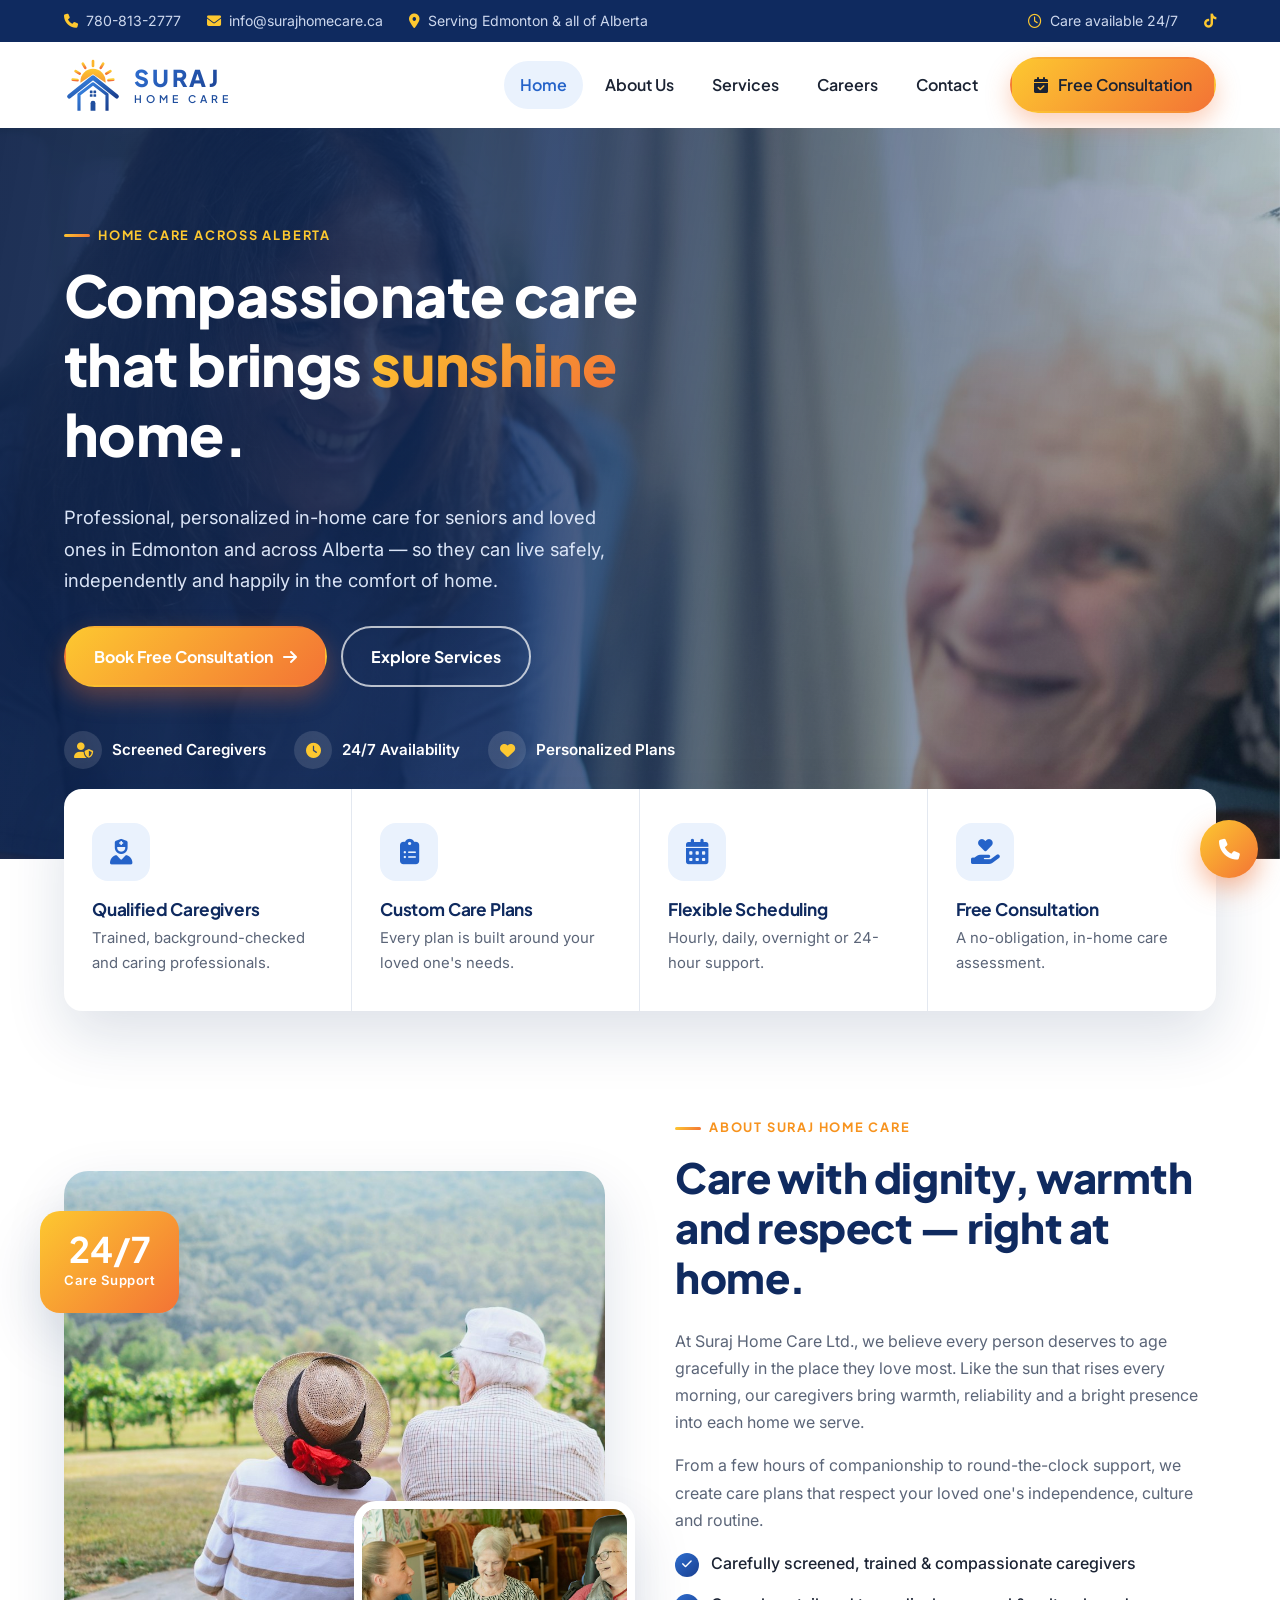
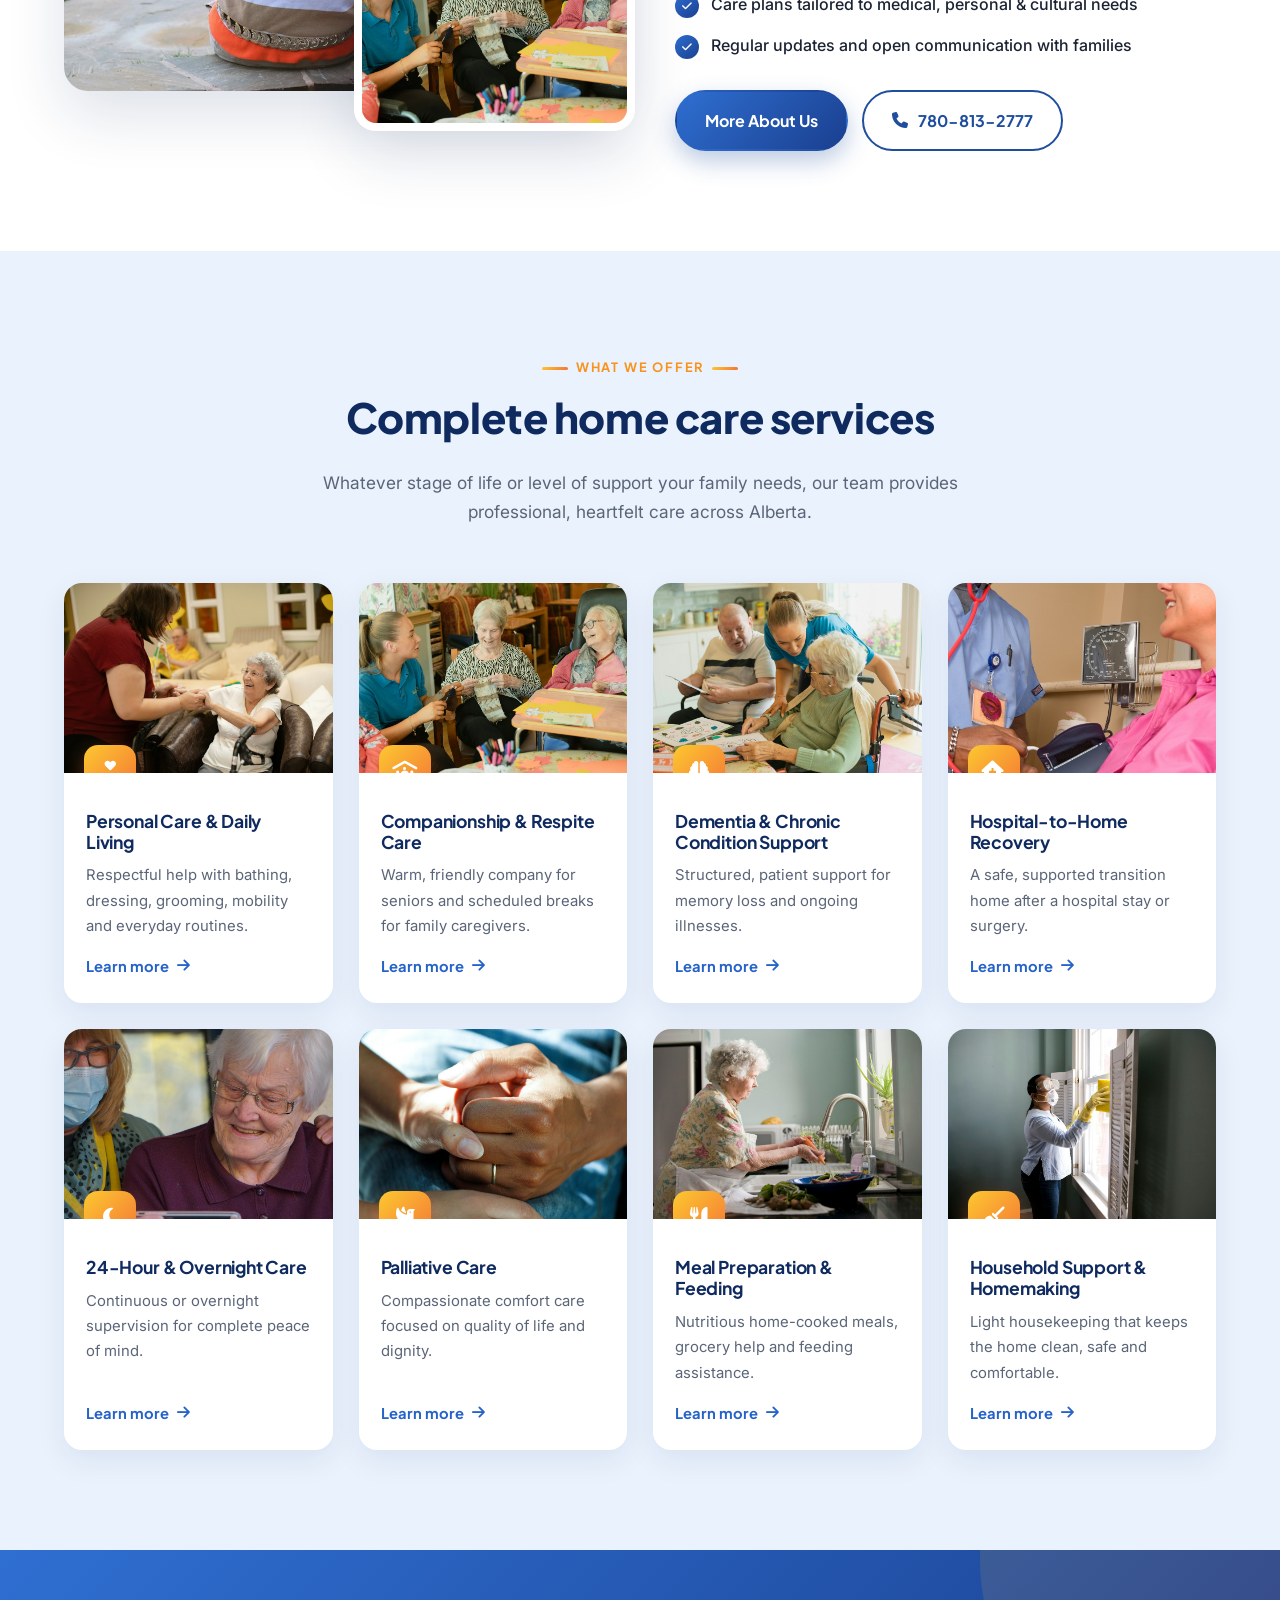
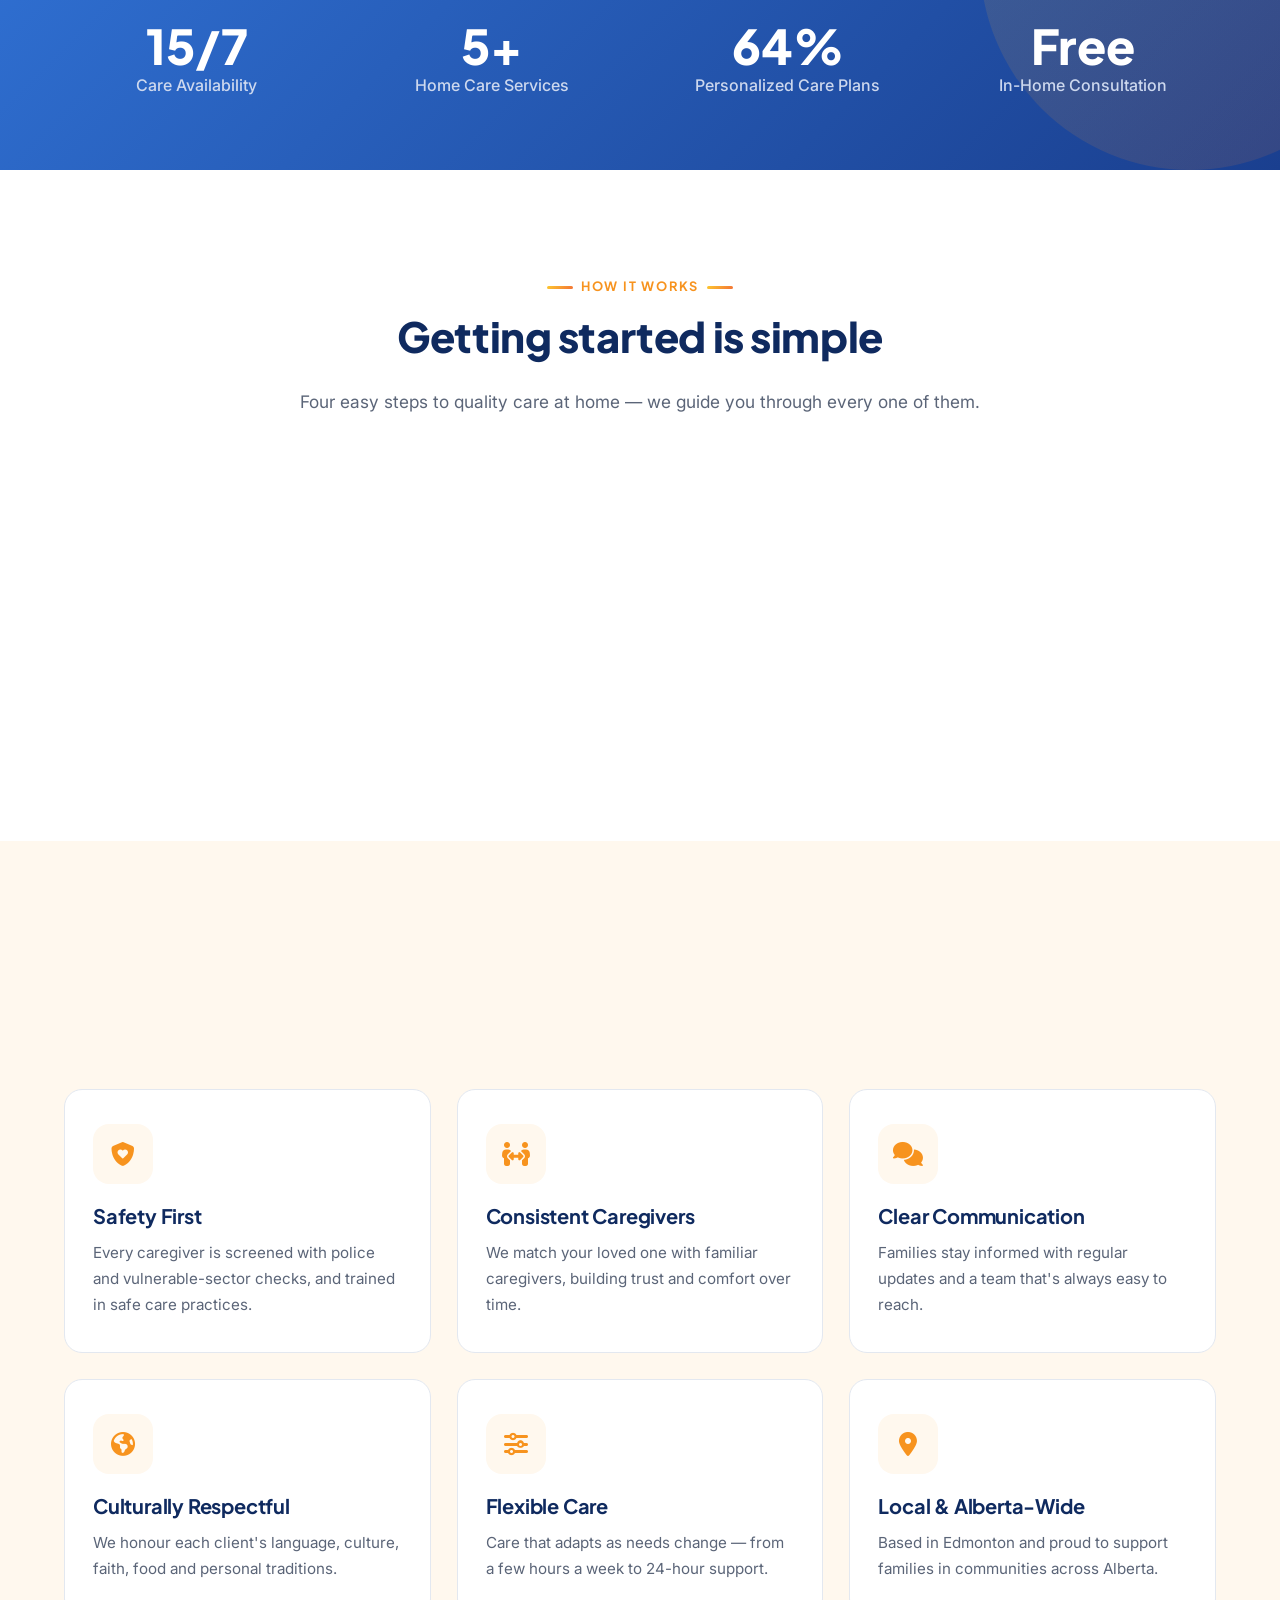
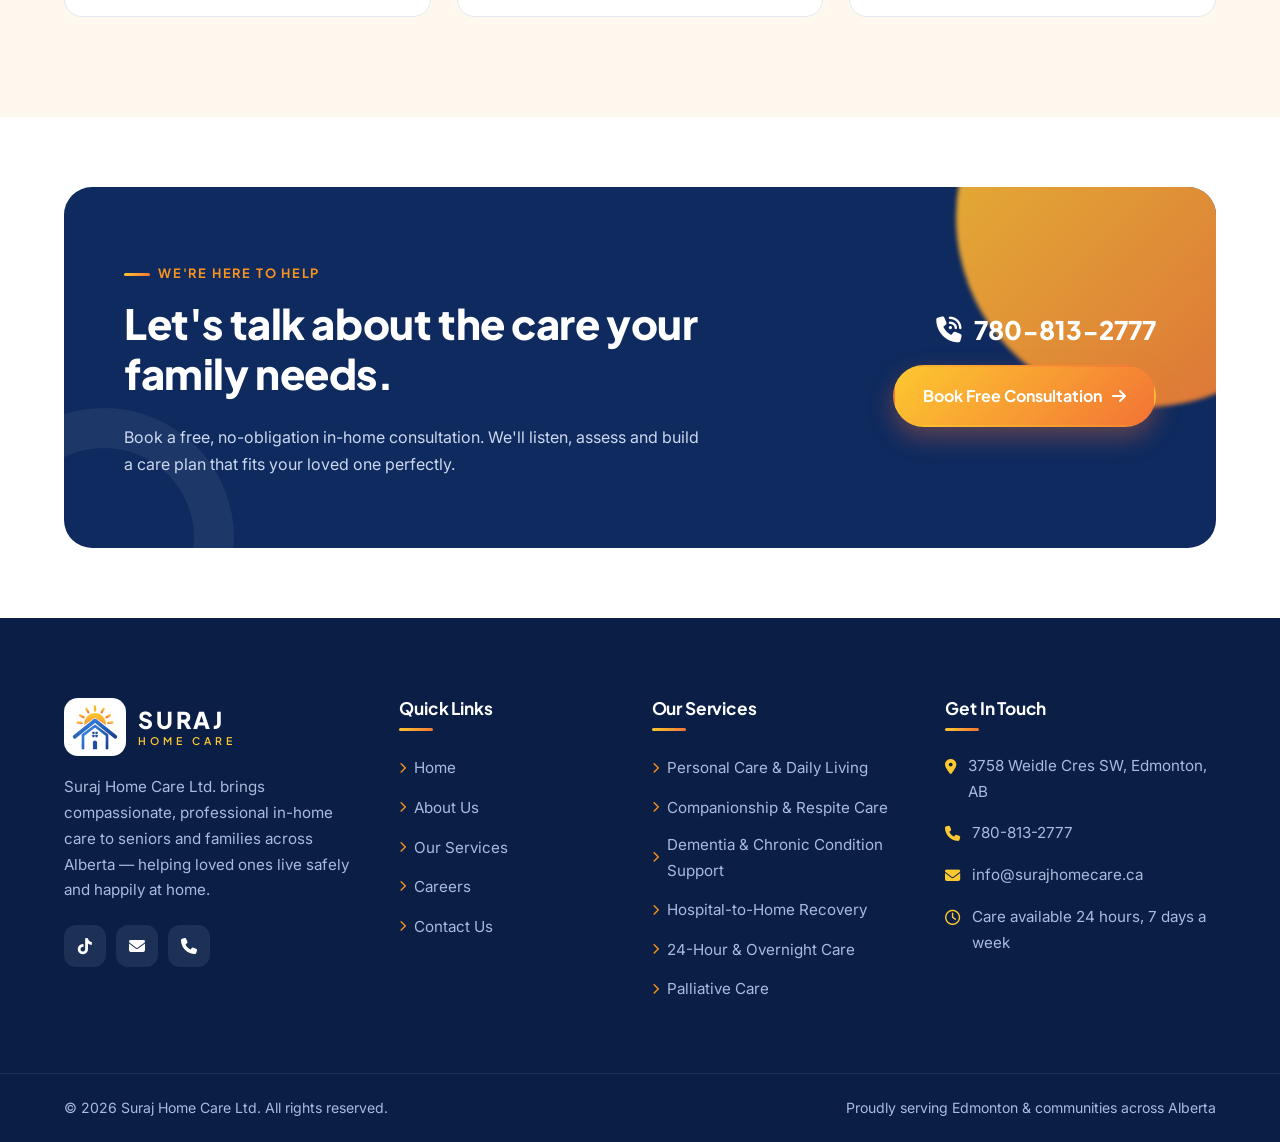
<file: index.html>
<!DOCTYPE html>
<html lang="en">
<head>
  <meta charset="UTF-8">
  <meta name="viewport" content="width=device-width, initial-scale=1.0">
  <title>Suraj Home Care Ltd. | Trusted In-Home Care in Edmonton & Alberta</title>
  <meta name="description" content="Suraj Home Care Ltd. provides compassionate, professional in-home care across Edmonton and Alberta — personal care, companionship, dementia care, overnight care, palliative care and more.">
  <meta name="theme-color" content="#1F4E9E">
  <link rel="icon" type="image/svg+xml" href="images/logo-icon.svg">
  <link rel="preconnect" href="https://fonts.googleapis.com">
  <link rel="preconnect" href="https://fonts.gstatic.com" crossorigin>
  <link href="https://fonts.googleapis.com/css2?family=Inter:wght@400;500;600&family=Plus+Jakarta+Sans:wght@500;600;700;800&display=swap" rel="stylesheet">
  <link rel="stylesheet" href="https://cdnjs.cloudflare.com/ajax/libs/font-awesome/6.5.1/css/all.min.css">
  <link rel="stylesheet" href="css/style.css?v=2">
</head>
<body>
<div class="topbar">
  <div class="container">
    <div class="topbar-info">
      <a href="tel:+17808132777"><i class="fa-solid fa-phone"></i> 780-813-2777</a>
      <a href="mailto:info@surajhomecare.ca"><i class="fa-solid fa-envelope"></i> info@surajhomecare.ca</a>
      <span class="topbar-hide"><i class="fa-solid fa-location-dot"></i> Serving Edmonton &amp; all of Alberta</span>
    </div>
    <div class="topbar-info topbar-hide">
      <span><i class="fa-regular fa-clock"></i> Care available 24/7</span>
      <a href="https://www.tiktok.com/@surajhomecare" target="_blank" rel="noopener" aria-label="TikTok"><i class="fa-brands fa-tiktok"></i></a>
    </div>
  </div>
</div>

<header class="header">
  <div class="container">
    <a href="index.html" class="brand" aria-label="Suraj Home Care - Home">
      <img src="images/logo-icon.svg" alt="Suraj Home Care logo">
      <span class="brand-text"><strong>SURAJ</strong><small>HOME CARE</small></span>
    </a>
    <nav class="nav" aria-label="Main navigation">
      <a href="index.html" class="active">Home</a>
      <a href="about.html">About Us</a>
      <a href="services.html">Services</a>
      <a href="careers.html">Careers</a>
      <a href="contact.html">Contact</a>
      <a href="tel:+17808132777" class="nav-call"><i class="fa-solid fa-phone"></i>&nbsp; Call 780-813-2777</a>
      <a href="contact.html#consult" class="btn btn-primary"><i class="fa-solid fa-calendar-check"></i> Free Consultation</a>
    </nav>
    <button class="menu-toggle" aria-label="Open menu" aria-expanded="false"><i class="fa-solid fa-bars"></i></button>
  </div>
</header>

<section class="hero">
  <div class="hero-bg" style="background-image:url('images/hero.jpg')"></div>
  <div class="container">
    <div class="hero-content">
      <span class="eyebrow">Home Care Across Alberta</span>
      <h1>Compassionate care that brings <span>sunshine</span> home.</h1>
      <p>Professional, personalized in-home care for seniors and loved ones in Edmonton and across Alberta — so they can live safely, independently and happily in the comfort of home.</p>
      <div class="hero-actions">
        <a href="contact.html#consult" class="btn btn-primary">Book Free Consultation <i class="fa-solid fa-arrow-right"></i></a>
        <a href="services.html" class="btn btn-outline">Explore Services</a>
      </div>
      <div class="hero-badges">
        <div><i class="fa-solid fa-user-shield"></i> Screened Caregivers</div>
        <div><i class="fa-solid fa-clock"></i> 24/7 Availability</div>
        <div><i class="fa-solid fa-heart"></i> Personalized Plans</div>
      </div>
    </div>
  </div>
</section>

<section class="feature-strip">
  <div class="container">
    <div class="feature-grid reveal">
      <div class="feature"><i class="fa-solid fa-user-nurse"></i><h3>Qualified Caregivers</h3><p>Trained, background-checked and caring professionals.</p></div>
      <div class="feature"><i class="fa-solid fa-clipboard-list"></i><h3>Custom Care Plans</h3><p>Every plan is built around your loved one's needs.</p></div>
      <div class="feature"><i class="fa-solid fa-calendar-days"></i><h3>Flexible Scheduling</h3><p>Hourly, daily, overnight or 24-hour support.</p></div>
      <div class="feature"><i class="fa-solid fa-hand-holding-heart"></i><h3>Free Consultation</h3><p>A no-obligation, in-home care assessment.</p></div>
    </div>
  </div>
</section>

<section class="section">
  <div class="container split">
    <div class="split-media reveal">
      <img src="images/about-couple.jpg" alt="Senior couple enjoying time outdoors" loading="lazy">
      <img src="images/companionship.jpg" alt="Caregiver sharing an activity with seniors" class="img-small" loading="lazy">
      <div class="exp-badge"><strong>24/7</strong><span>Care Support</span></div>
    </div>
    <div class="reveal">
      <span class="eyebrow">About Suraj Home Care</span>
      <h2>Care with dignity, warmth and respect — right at home.</h2>
      <p>At Suraj Home Care Ltd., we believe every person deserves to age gracefully in the place they love most. Like the sun that rises every morning, our caregivers bring warmth, reliability and a bright presence into each home we serve.</p>
      <p>From a few hours of companionship to round-the-clock support, we create care plans that respect your loved one's independence, culture and routine.</p>
      <ul class="checklist">
        <li><i class="fa-solid fa-check"></i> Carefully screened, trained &amp; compassionate caregivers</li>
        <li><i class="fa-solid fa-check"></i> Care plans tailored to medical, personal &amp; cultural needs</li>
        <li><i class="fa-solid fa-check"></i> Regular updates and open communication with families</li>
      </ul>
      <div class="split-actions">
        <a href="about.html" class="btn btn-blue">More About Us</a>
        <a href="tel:+17808132777" class="btn btn-ghost"><i class="fa-solid fa-phone"></i> 780-813-2777</a>
      </div>
    </div>
  </div>
</section>

<section class="section bg-sky">
  <div class="container">
    <div class="section-head reveal">
      <span class="eyebrow">What We Offer</span>
      <h2>Complete home care services</h2>
      <p>Whatever stage of life or level of support your family needs, our team provides professional, heartfelt care across Alberta.</p>
    </div>
    <div class="services-grid">
      <article class="service-card reveal">
        <div class="thumb"><img src="images/personal-care.jpg" alt="Personal Care &amp; Daily Living" loading="lazy"><span class="icon"><i class="fa-solid fa-hand-holding-heart"></i></span></div>
        <div class="body">
          <h3>Personal Care &amp; Daily Living</h3>
          <p>Respectful help with bathing, dressing, grooming, mobility and everyday routines.</p>
          <a href="services.html#personal-care" class="link-arrow">Learn more <i class="fa-solid fa-arrow-right"></i></a>
        </div>
      </article>
      <article class="service-card reveal">
        <div class="thumb"><img src="images/companionship.jpg" alt="Companionship &amp; Respite Care" loading="lazy"><span class="icon"><i class="fa-solid fa-people-roof"></i></span></div>
        <div class="body">
          <h3>Companionship &amp; Respite Care</h3>
          <p>Warm, friendly company for seniors and scheduled breaks for family caregivers.</p>
          <a href="services.html#companionship" class="link-arrow">Learn more <i class="fa-solid fa-arrow-right"></i></a>
        </div>
      </article>
      <article class="service-card reveal">
        <div class="thumb"><img src="images/dementia-care.jpg" alt="Dementia &amp; Chronic Condition Support" loading="lazy"><span class="icon"><i class="fa-solid fa-brain"></i></span></div>
        <div class="body">
          <h3>Dementia &amp; Chronic Condition Support</h3>
          <p>Structured, patient support for memory loss and ongoing illnesses.</p>
          <a href="services.html#dementia-care" class="link-arrow">Learn more <i class="fa-solid fa-arrow-right"></i></a>
        </div>
      </article>
      <article class="service-card reveal">
        <div class="thumb"><img src="images/hospital-to-home.jpg" alt="Hospital-to-Home Recovery" loading="lazy"><span class="icon"><i class="fa-solid fa-house-medical"></i></span></div>
        <div class="body">
          <h3>Hospital-to-Home Recovery</h3>
          <p>A safe, supported transition home after a hospital stay or surgery.</p>
          <a href="services.html#hospital-to-home" class="link-arrow">Learn more <i class="fa-solid fa-arrow-right"></i></a>
        </div>
      </article>
      <article class="service-card reveal">
        <div class="thumb"><img src="images/overnight-care.jpg" alt="24-Hour &amp; Overnight Care" loading="lazy"><span class="icon"><i class="fa-solid fa-moon"></i></span></div>
        <div class="body">
          <h3>24-Hour &amp; Overnight Care</h3>
          <p>Continuous or overnight supervision for complete peace of mind.</p>
          <a href="services.html#overnight-care" class="link-arrow">Learn more <i class="fa-solid fa-arrow-right"></i></a>
        </div>
      </article>
      <article class="service-card reveal">
        <div class="thumb"><img src="images/palliative-care.jpg" alt="Palliative Care" loading="lazy"><span class="icon"><i class="fa-solid fa-dove"></i></span></div>
        <div class="body">
          <h3>Palliative Care</h3>
          <p>Compassionate comfort care focused on quality of life and dignity.</p>
          <a href="services.html#palliative-care" class="link-arrow">Learn more <i class="fa-solid fa-arrow-right"></i></a>
        </div>
      </article>
      <article class="service-card reveal">
        <div class="thumb"><img src="images/meal-preparation.jpg" alt="Meal Preparation &amp; Feeding" loading="lazy"><span class="icon"><i class="fa-solid fa-utensils"></i></span></div>
        <div class="body">
          <h3>Meal Preparation &amp; Feeding</h3>
          <p>Nutritious home-cooked meals, grocery help and feeding assistance.</p>
          <a href="services.html#meal-preparation" class="link-arrow">Learn more <i class="fa-solid fa-arrow-right"></i></a>
        </div>
      </article>
      <article class="service-card reveal">
        <div class="thumb"><img src="images/homemaking.jpg" alt="Household Support &amp; Homemaking" loading="lazy"><span class="icon"><i class="fa-solid fa-broom"></i></span></div>
        <div class="body">
          <h3>Household Support &amp; Homemaking</h3>
          <p>Light housekeeping that keeps the home clean, safe and comfortable.</p>
          <a href="services.html#homemaking" class="link-arrow">Learn more <i class="fa-solid fa-arrow-right"></i></a>
        </div>
      </article>
    </div>
  </div>
</section>

<section class="section-sm stats">
  <div class="container stats-grid">
    <div class="stat reveal"><strong data-count="24" data-suffix="/7">24/7</strong><span>Care Availability</span></div>
    <div class="stat reveal"><strong data-count="8" data-suffix="+">8+</strong><span>Home Care Services</span></div>
    <div class="stat reveal"><strong data-count="100" data-suffix="%">100%</strong><span>Personalized Care Plans</span></div>
    <div class="stat reveal"><strong>Free</strong><span>In-Home Consultation</span></div>
  </div>
</section>

<section class="section">
  <div class="container">
    <div class="section-head reveal">
      <span class="eyebrow">How It Works</span>
      <h2>Getting started is simple</h2>
      <p>Four easy steps to quality care at home — we guide you through every one of them.</p>
    </div>
    <div class="steps">
      <div class="step reveal"><i class="fa-solid fa-phone-volume"></i><h3>Contact Us</h3><p>Call or send a message. We'll answer your questions and learn about your needs.</p></div>
      <div class="step reveal"><i class="fa-solid fa-house-user"></i><h3>Free Assessment</h3><p>We visit your home for a free consultation and care needs assessment.</p></div>
      <div class="step reveal"><i class="fa-solid fa-file-medical"></i><h3>Personal Care Plan</h3><p>We design a plan and match a caregiver who suits your loved one.</p></div>
      <div class="step reveal"><i class="fa-solid fa-heart-pulse"></i><h3>Care Begins</h3><p>Care starts on your schedule, with ongoing check-ins and updates.</p></div>
    </div>
  </div>
</section>

<section class="section bg-cream">
  <div class="container">
    <div class="section-head reveal">
      <span class="eyebrow">Why Families Choose Us</span>
      <h2>Our promise to every family</h2>
    </div>
    <div class="card-grid">
      <div class="value-card reveal"><i class="fa-solid fa-shield-heart"></i><h3>Safety First</h3><p>Every caregiver is screened with police and vulnerable-sector checks, and trained in safe care practices.</p></div>
      <div class="value-card reveal"><i class="fa-solid fa-people-arrows"></i><h3>Consistent Caregivers</h3><p>We match your loved one with familiar caregivers, building trust and comfort over time.</p></div>
      <div class="value-card reveal"><i class="fa-solid fa-comments"></i><h3>Clear Communication</h3><p>Families stay informed with regular updates and a team that's always easy to reach.</p></div>
      <div class="value-card reveal"><i class="fa-solid fa-earth-americas"></i><h3>Culturally Respectful</h3><p>We honour each client's language, culture, faith, food and personal traditions.</p></div>
      <div class="value-card reveal"><i class="fa-solid fa-sliders"></i><h3>Flexible Care</h3><p>Care that adapts as needs change — from a few hours a week to 24-hour support.</p></div>
      <div class="value-card reveal"><i class="fa-solid fa-location-dot"></i><h3>Local &amp; Alberta-Wide</h3><p>Based in Edmonton and proud to support families in communities across Alberta.</p></div>
    </div>
  </div>
</section>

<section class="section-sm">
  <div class="container">
    <div class="cta reveal">
      <div>
        <span class="eyebrow">We're here to help</span>
        <h2>Let's talk about the care your family needs.</h2>
        <p>Book a free, no-obligation in-home consultation. We'll listen, assess and build a care plan that fits your loved one perfectly.</p>
      </div>
      <div class="cta-actions">
        <a href="tel:+17808132777" class="cta-phone"><i class="fa-solid fa-phone-volume"></i> 780-813-2777</a>
        <a href="contact.html#consult" class="btn btn-primary">Book Free Consultation <i class="fa-solid fa-arrow-right"></i></a>
      </div>
    </div>
  </div>
</section>

<footer class="footer">
  <div class="container footer-grid">
    <div>
      <a href="index.html" class="brand">
        <img src="images/logo-icon.svg" alt="Suraj Home Care logo">
        <span class="brand-text"><strong>SURAJ</strong><small>HOME CARE</small></span>
      </a>
      <p>Suraj Home Care Ltd. brings compassionate, professional in-home care to seniors and families across Alberta — helping loved ones live safely and happily at home.</p>
      <div class="socials">
        <a href="https://www.tiktok.com/@surajhomecare" target="_blank" rel="noopener" aria-label="Follow us on TikTok"><i class="fa-brands fa-tiktok"></i></a>
        <a href="mailto:info@surajhomecare.ca" aria-label="Email us"><i class="fa-solid fa-envelope"></i></a>
        <a href="tel:+17808132777" aria-label="Call us"><i class="fa-solid fa-phone"></i></a>
      </div>
    </div>
    <div>
      <h4>Quick Links</h4>
      <ul class="footer-links">
        <li><a href="index.html"><i class="fa-solid fa-chevron-right"></i> Home</a></li>
        <li><a href="about.html"><i class="fa-solid fa-chevron-right"></i> About Us</a></li>
        <li><a href="services.html"><i class="fa-solid fa-chevron-right"></i> Our Services</a></li>
        <li><a href="careers.html"><i class="fa-solid fa-chevron-right"></i> Careers</a></li>
        <li><a href="contact.html"><i class="fa-solid fa-chevron-right"></i> Contact Us</a></li>
      </ul>
    </div>
    <div>
      <h4>Our Services</h4>
      <ul class="footer-links">
          <li><a href="services.html#personal-care"><i class="fa-solid fa-chevron-right"></i> Personal Care &amp; Daily Living</a></li>
          <li><a href="services.html#companionship"><i class="fa-solid fa-chevron-right"></i> Companionship &amp; Respite Care</a></li>
          <li><a href="services.html#dementia-care"><i class="fa-solid fa-chevron-right"></i> Dementia &amp; Chronic Condition Support</a></li>
          <li><a href="services.html#hospital-to-home"><i class="fa-solid fa-chevron-right"></i> Hospital-to-Home Recovery</a></li>
          <li><a href="services.html#overnight-care"><i class="fa-solid fa-chevron-right"></i> 24-Hour &amp; Overnight Care</a></li>
          <li><a href="services.html#palliative-care"><i class="fa-solid fa-chevron-right"></i> Palliative Care</a></li>
      </ul>
    </div>
    <div>
      <h4>Get In Touch</h4>
      <ul class="footer-contact">
        <li><i class="fa-solid fa-location-dot"></i><span>3758 Weidle Cres SW, Edmonton, AB</span></li>
        <li><i class="fa-solid fa-phone"></i><a href="tel:+17808132777">780-813-2777</a></li>
        <li><i class="fa-solid fa-envelope"></i><a href="mailto:info@surajhomecare.ca">info@surajhomecare.ca</a></li>
        <li><i class="fa-regular fa-clock"></i><span>Care available 24 hours, 7 days a week</span></li>
      </ul>
    </div>
  </div>
  <div class="footer-bottom">
    <div class="container">
      <span>&copy; <span data-year>2026</span> Suraj Home Care Ltd. All rights reserved.</span>
      <span>Proudly serving Edmonton &amp; communities across Alberta</span>
    </div>
  </div>
</footer>

<a href="tel:+17808132777" class="float-call" aria-label="Call Suraj Home Care"><i class="fa-solid fa-phone"></i></a>
<button class="to-top" aria-label="Back to top"><i class="fa-solid fa-arrow-up"></i></button>
<script src="js/main.js?v=2"></script>
</body>
</html>
</file>
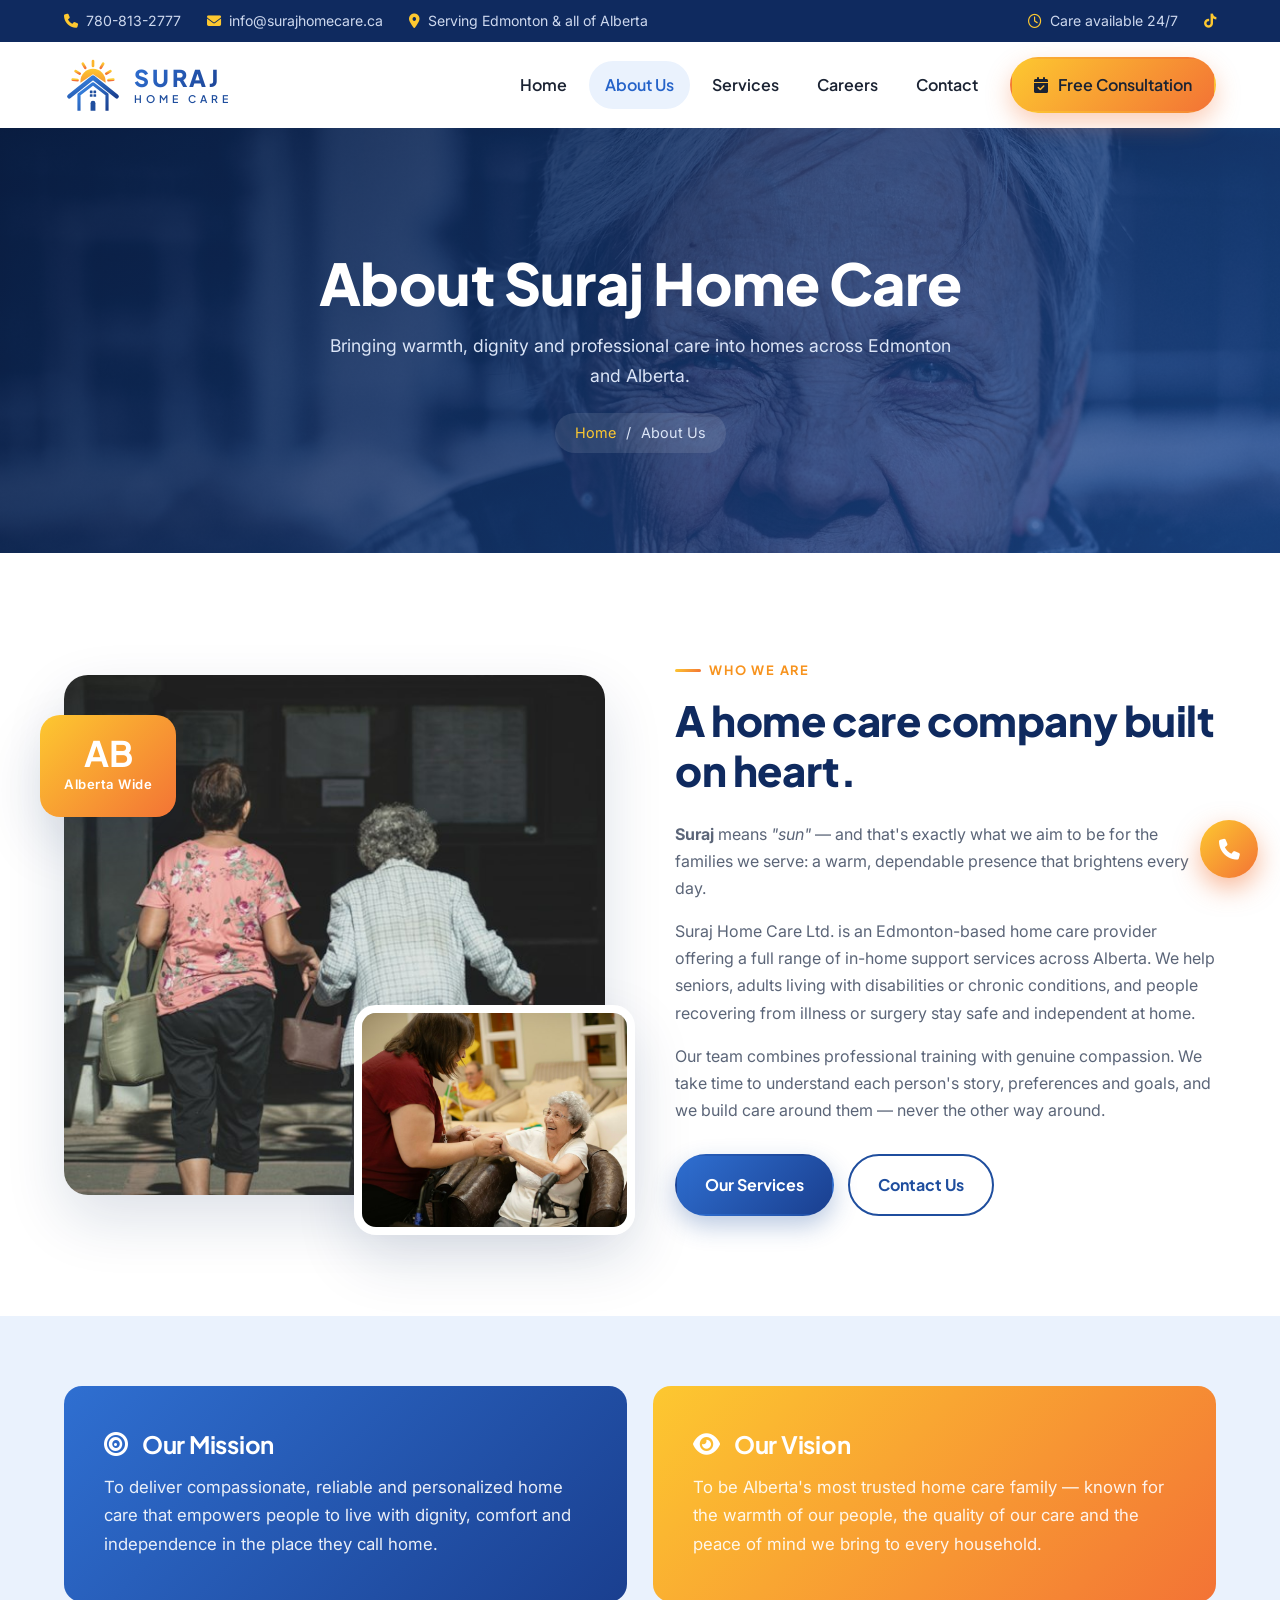
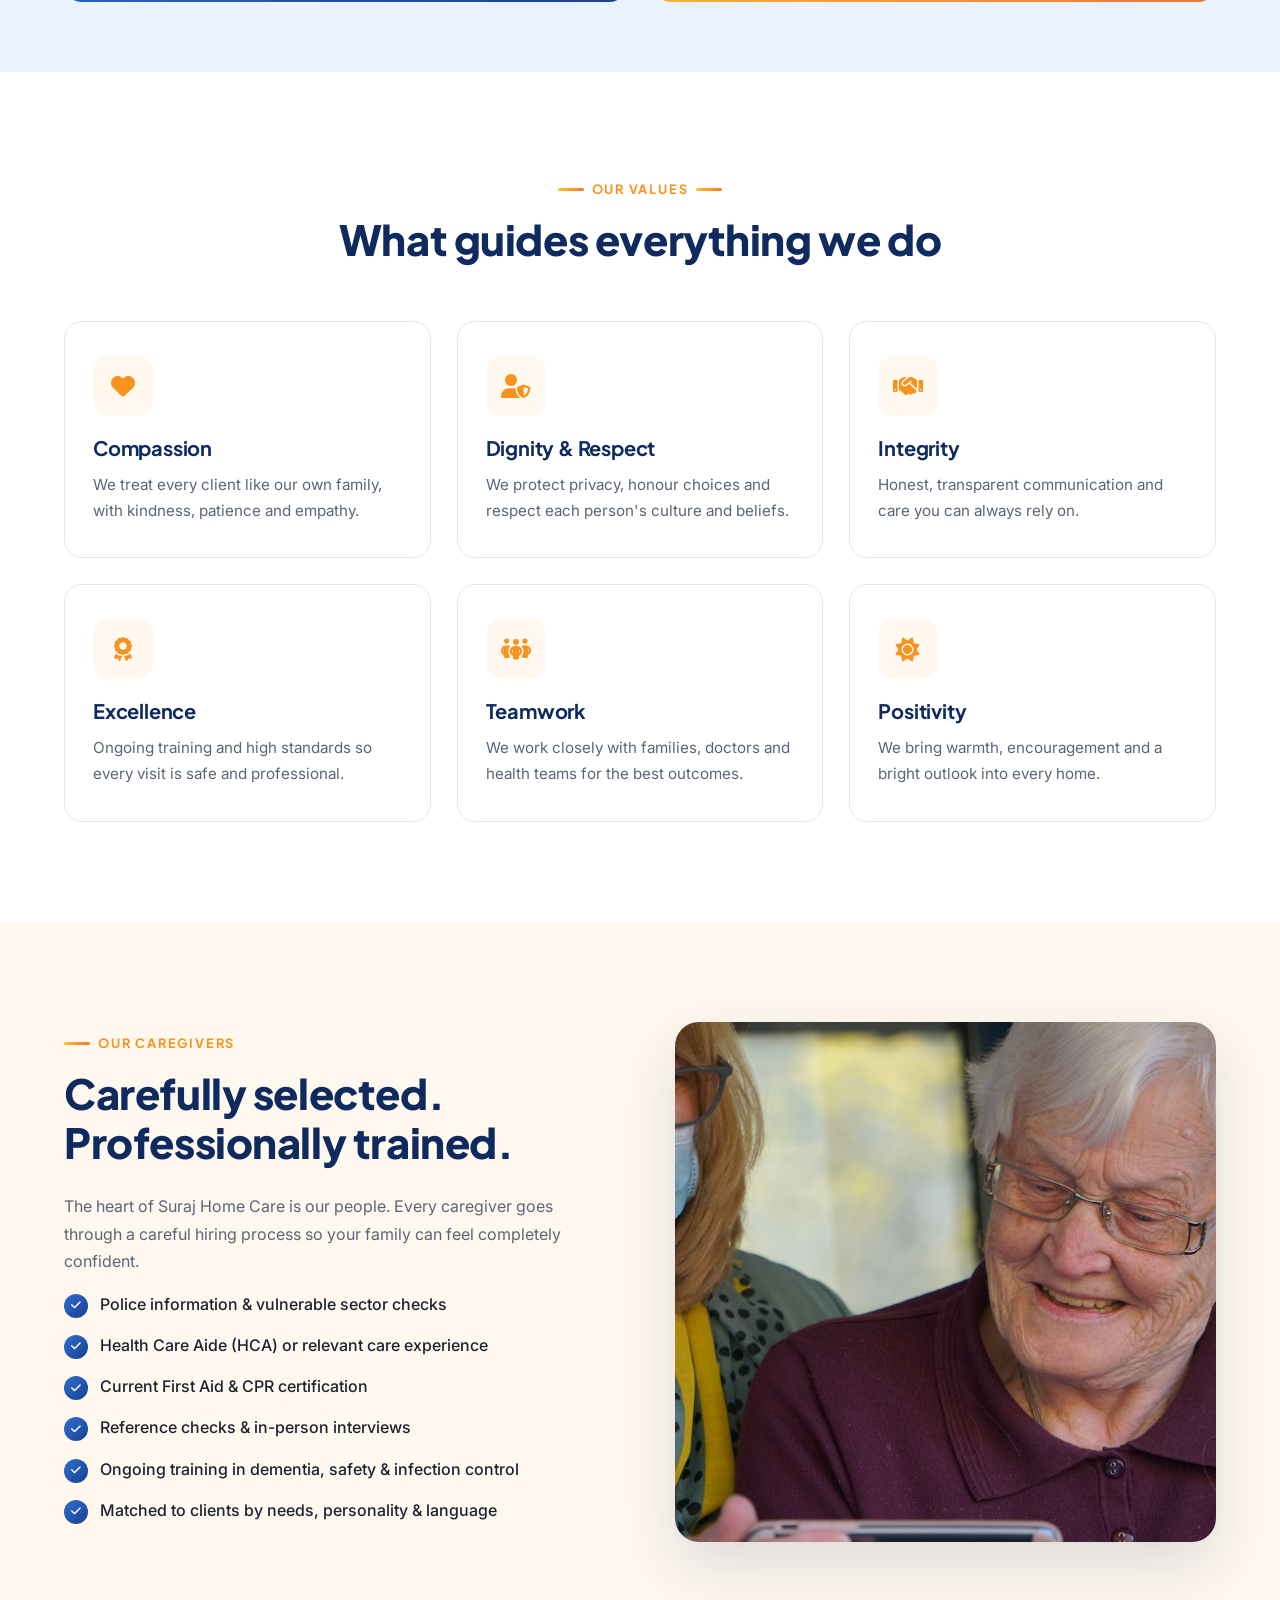
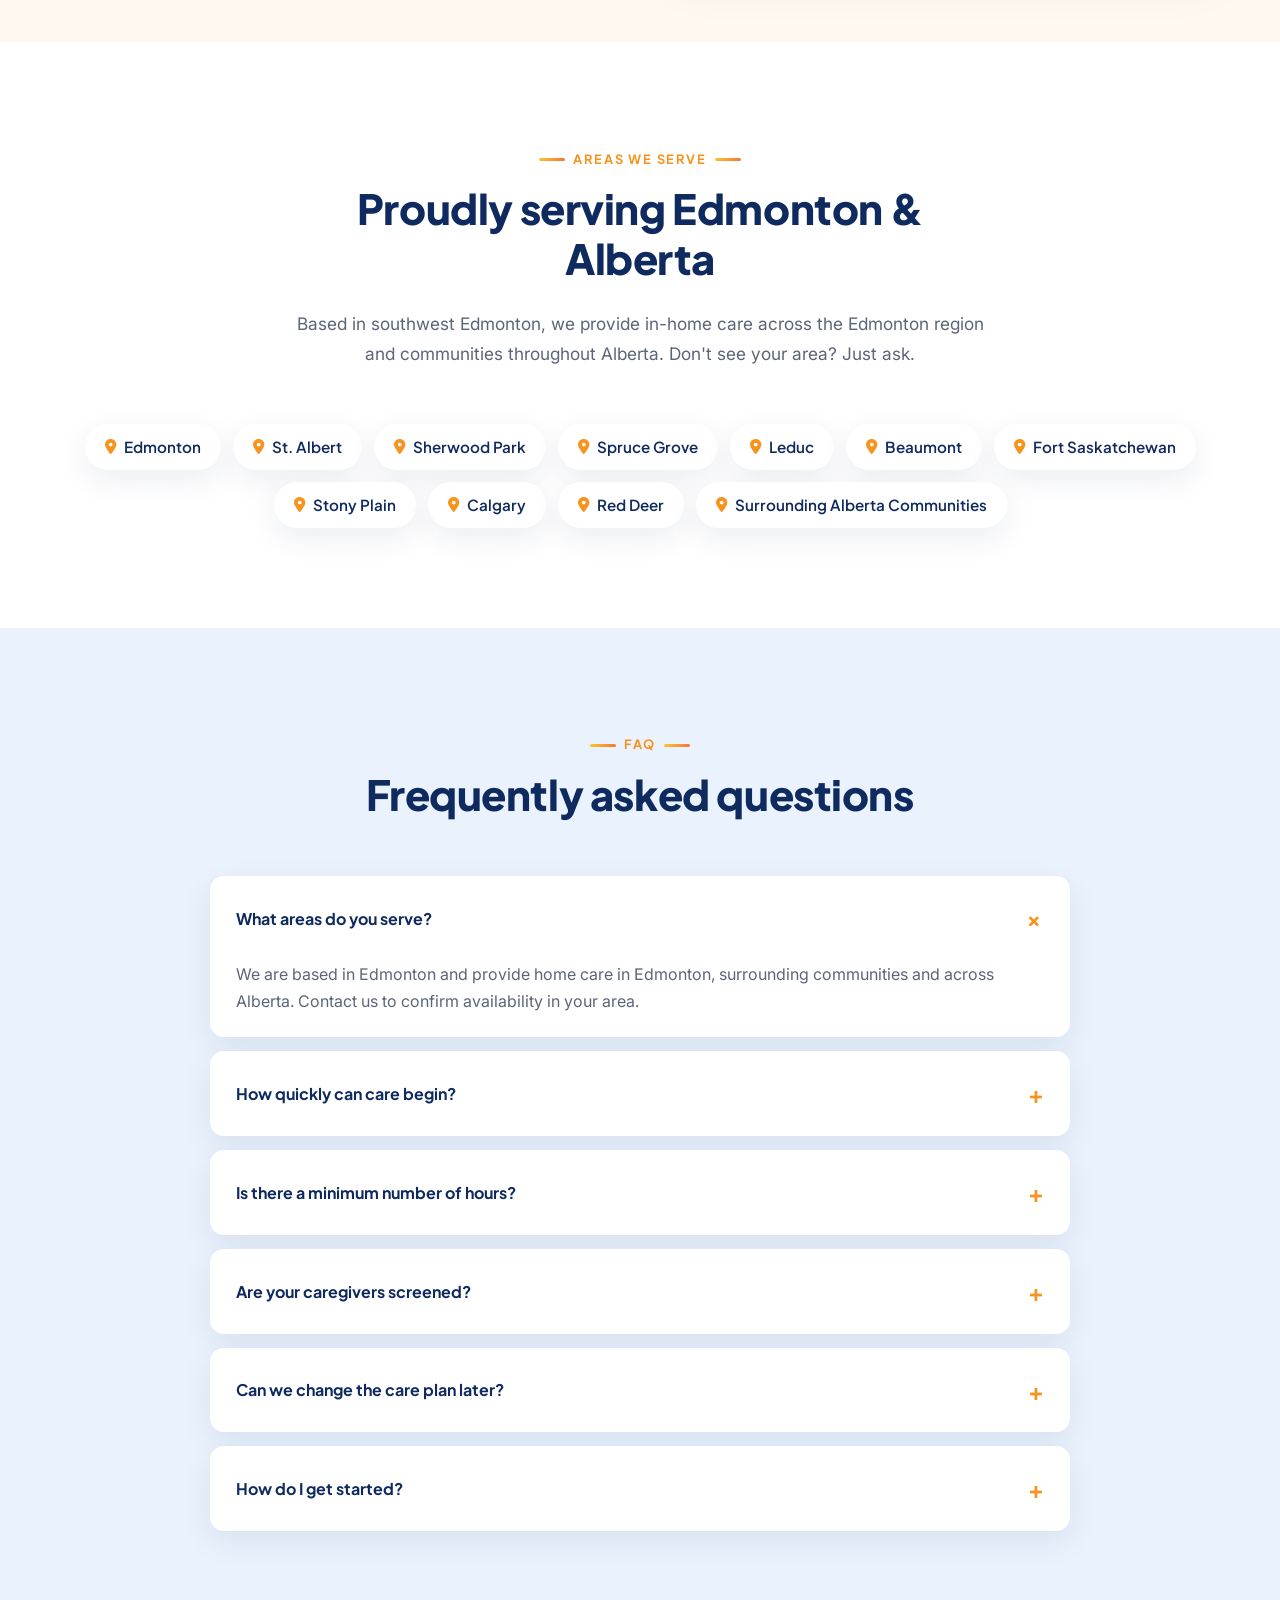
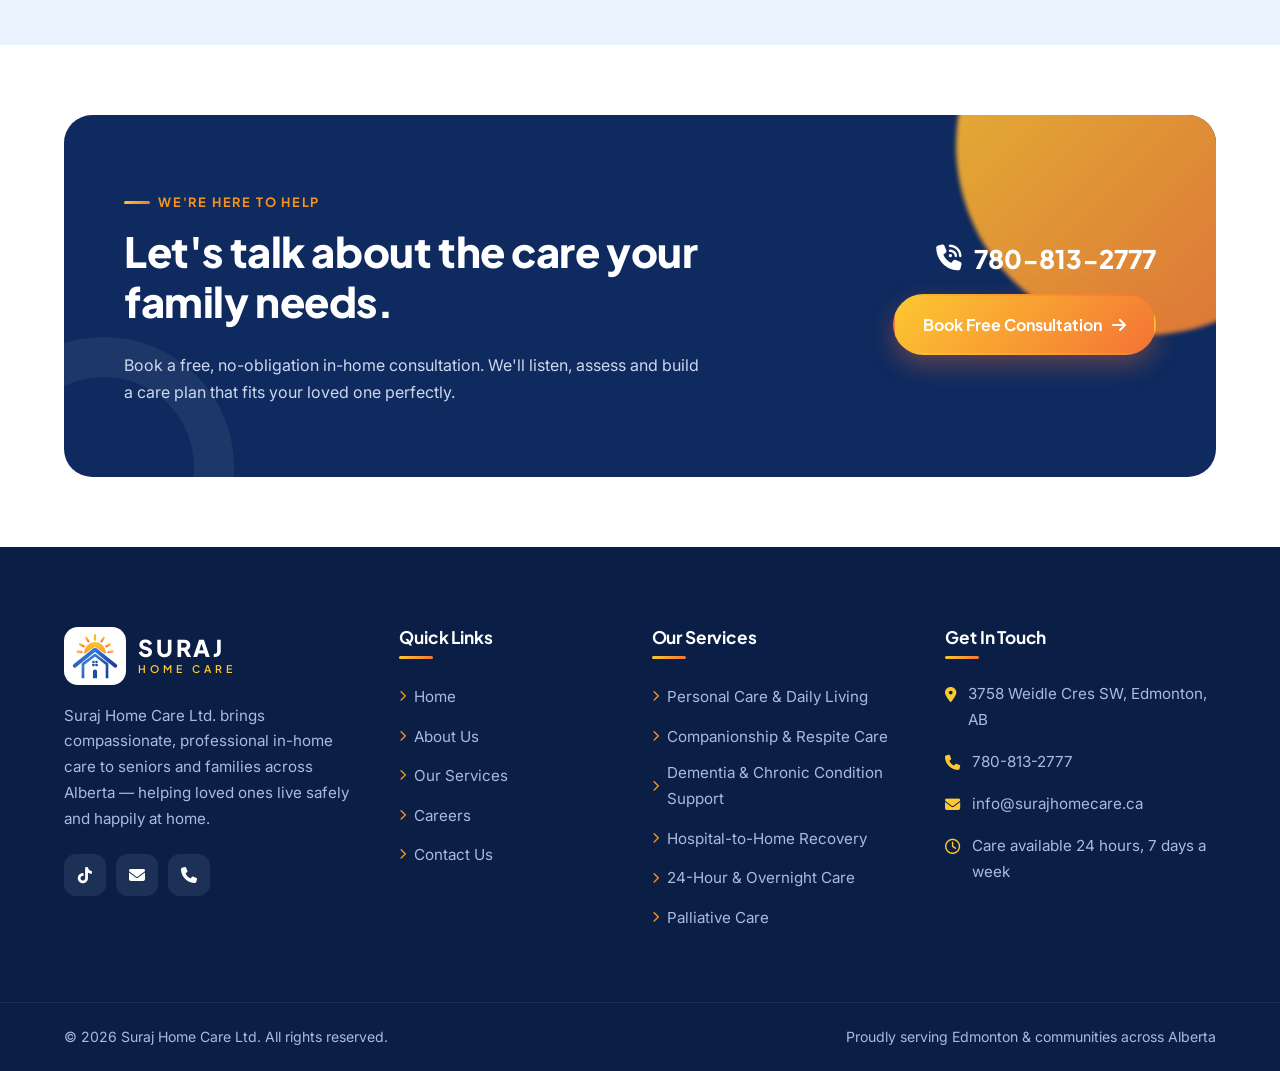
<file: about.html>
<!DOCTYPE html>
<html lang="en">
<head>
  <meta charset="UTF-8">
  <meta name="viewport" content="width=device-width, initial-scale=1.0">
  <title>About Us | Suraj Home Care Ltd.</title>
  <meta name="description" content="Learn about Suraj Home Care Ltd. — an Edmonton-based home care company providing compassionate, professional in-home care across Alberta.">
  <meta name="theme-color" content="#1F4E9E">
  <link rel="icon" type="image/svg+xml" href="images/logo-icon.svg">
  <link rel="preconnect" href="https://fonts.googleapis.com">
  <link rel="preconnect" href="https://fonts.gstatic.com" crossorigin>
  <link href="https://fonts.googleapis.com/css2?family=Inter:wght@400;500;600&family=Plus+Jakarta+Sans:wght@500;600;700;800&display=swap" rel="stylesheet">
  <link rel="stylesheet" href="https://cdnjs.cloudflare.com/ajax/libs/font-awesome/6.5.1/css/all.min.css">
  <link rel="stylesheet" href="css/style.css?v=2">
</head>
<body>
<div class="topbar">
  <div class="container">
    <div class="topbar-info">
      <a href="tel:+17808132777"><i class="fa-solid fa-phone"></i> 780-813-2777</a>
      <a href="mailto:info@surajhomecare.ca"><i class="fa-solid fa-envelope"></i> info@surajhomecare.ca</a>
      <span class="topbar-hide"><i class="fa-solid fa-location-dot"></i> Serving Edmonton &amp; all of Alberta</span>
    </div>
    <div class="topbar-info topbar-hide">
      <span><i class="fa-regular fa-clock"></i> Care available 24/7</span>
      <a href="https://www.tiktok.com/@surajhomecare" target="_blank" rel="noopener" aria-label="TikTok"><i class="fa-brands fa-tiktok"></i></a>
    </div>
  </div>
</div>

<header class="header">
  <div class="container">
    <a href="index.html" class="brand" aria-label="Suraj Home Care - Home">
      <img src="images/logo-icon.svg" alt="Suraj Home Care logo">
      <span class="brand-text"><strong>SURAJ</strong><small>HOME CARE</small></span>
    </a>
    <nav class="nav" aria-label="Main navigation">
      <a href="index.html">Home</a>
      <a href="about.html" class="active">About Us</a>
      <a href="services.html">Services</a>
      <a href="careers.html">Careers</a>
      <a href="contact.html">Contact</a>
      <a href="tel:+17808132777" class="nav-call"><i class="fa-solid fa-phone"></i>&nbsp; Call 780-813-2777</a>
      <a href="contact.html#consult" class="btn btn-primary"><i class="fa-solid fa-calendar-check"></i> Free Consultation</a>
    </nav>
    <button class="menu-toggle" aria-label="Open menu" aria-expanded="false"><i class="fa-solid fa-bars"></i></button>
  </div>
</header>

<section class="page-banner">
  <div class="hero-bg" style="background-image:url('images/banner-senior.jpg')"></div>
  <div class="container">
    <h1>About Suraj Home Care</h1>
    <p>Bringing warmth, dignity and professional care into homes across Edmonton and Alberta.</p>
    <div class="crumbs"><a href="index.html">Home</a> <span>/</span> <span>About Us</span></div>
  </div>
</section>

<section class="section">
  <div class="container split">
    <div class="split-media reveal">
      <img src="images/about-walk.jpg" alt="Caregiver walking with a senior" loading="lazy">
      <img src="images/personal-care.jpg" alt="Caregiver assisting an elderly woman" class="img-small" loading="lazy">
      <div class="exp-badge"><strong>AB</strong><span>Alberta Wide</span></div>
    </div>
    <div class="reveal">
      <span class="eyebrow">Who We Are</span>
      <h2>A home care company built on heart.</h2>
      <p><strong>Suraj</strong> means <em>"sun"</em> — and that's exactly what we aim to be for the families we serve: a warm, dependable presence that brightens every day.</p>
      <p>Suraj Home Care Ltd. is an Edmonton-based home care provider offering a full range of in-home support services across Alberta. We help seniors, adults living with disabilities or chronic conditions, and people recovering from illness or surgery stay safe and independent at home.</p>
      <p>Our team combines professional training with genuine compassion. We take time to understand each person's story, preferences and goals, and we build care around them — never the other way around.</p>
      <div class="split-actions">
        <a href="services.html" class="btn btn-blue">Our Services</a>
        <a href="contact.html" class="btn btn-ghost">Contact Us</a>
      </div>
    </div>
  </div>
</section>

<section class="section-sm bg-sky">
  <div class="container mv-grid">
    <div class="mv-card reveal">
      <h3><i class="fa-solid fa-bullseye"></i> Our Mission</h3>
      <p>To deliver compassionate, reliable and personalized home care that empowers people to live with dignity, comfort and independence in the place they call home.</p>
    </div>
    <div class="mv-card sun reveal">
      <h3><i class="fa-solid fa-eye"></i> Our Vision</h3>
      <p>To be Alberta's most trusted home care family — known for the warmth of our people, the quality of our care and the peace of mind we bring to every household.</p>
    </div>
  </div>
</section>

<section class="section">
  <div class="container">
    <div class="section-head reveal">
      <span class="eyebrow">Our Values</span>
      <h2>What guides everything we do</h2>
    </div>
    <div class="card-grid">
      <div class="value-card reveal"><i class="fa-solid fa-heart"></i><h3>Compassion</h3><p>We treat every client like our own family, with kindness, patience and empathy.</p></div>
      <div class="value-card reveal"><i class="fa-solid fa-user-shield"></i><h3>Dignity &amp; Respect</h3><p>We protect privacy, honour choices and respect each person's culture and beliefs.</p></div>
      <div class="value-card reveal"><i class="fa-solid fa-handshake"></i><h3>Integrity</h3><p>Honest, transparent communication and care you can always rely on.</p></div>
      <div class="value-card reveal"><i class="fa-solid fa-award"></i><h3>Excellence</h3><p>Ongoing training and high standards so every visit is safe and professional.</p></div>
      <div class="value-card reveal"><i class="fa-solid fa-people-group"></i><h3>Teamwork</h3><p>We work closely with families, doctors and health teams for the best outcomes.</p></div>
      <div class="value-card reveal"><i class="fa-solid fa-sun"></i><h3>Positivity</h3><p>We bring warmth, encouragement and a bright outlook into every home.</p></div>
    </div>
  </div>
</section>

<section class="section bg-cream">
  <div class="container split">
    <div class="reveal">
      <span class="eyebrow">Our Caregivers</span>
      <h2>Carefully selected. Professionally trained.</h2>
      <p>The heart of Suraj Home Care is our people. Every caregiver goes through a careful hiring process so your family can feel completely confident.</p>
      <ul class="checklist">
        <li><i class="fa-solid fa-check"></i> Police information &amp; vulnerable sector checks</li>
        <li><i class="fa-solid fa-check"></i> Health Care Aide (HCA) or relevant care experience</li>
        <li><i class="fa-solid fa-check"></i> Current First Aid &amp; CPR certification</li>
        <li><i class="fa-solid fa-check"></i> Reference checks &amp; in-person interviews</li>
        <li><i class="fa-solid fa-check"></i> Ongoing training in dementia, safety &amp; infection control</li>
        <li><i class="fa-solid fa-check"></i> Matched to clients by needs, personality &amp; language</li>
      </ul>
    </div>
    <div class="split-media reveal">
      <img src="images/overnight-care.jpg" alt="Caregiver smiling with senior client" loading="lazy">
    </div>
  </div>
</section>

<section class="section">
  <div class="container">
    <div class="section-head reveal">
      <span class="eyebrow">Areas We Serve</span>
      <h2>Proudly serving Edmonton &amp; Alberta</h2>
      <p>Based in southwest Edmonton, we provide in-home care across the Edmonton region and communities throughout Alberta. Don't see your area? Just ask.</p>
    </div>
    <div class="area-tags reveal">
      <span><i class="fa-solid fa-location-dot"></i> Edmonton</span><span><i class="fa-solid fa-location-dot"></i> St. Albert</span><span><i class="fa-solid fa-location-dot"></i> Sherwood Park</span><span><i class="fa-solid fa-location-dot"></i> Spruce Grove</span><span><i class="fa-solid fa-location-dot"></i> Leduc</span><span><i class="fa-solid fa-location-dot"></i> Beaumont</span><span><i class="fa-solid fa-location-dot"></i> Fort Saskatchewan</span><span><i class="fa-solid fa-location-dot"></i> Stony Plain</span><span><i class="fa-solid fa-location-dot"></i> Calgary</span><span><i class="fa-solid fa-location-dot"></i> Red Deer</span><span><i class="fa-solid fa-location-dot"></i> Surrounding Alberta Communities</span>
    </div>
  </div>
</section>

<section class="section bg-sky">
  <div class="container">
    <div class="section-head reveal">
      <span class="eyebrow">FAQ</span>
      <h2>Frequently asked questions</h2>
    </div>
    <div class="faq reveal">
      <details open><summary>What areas do you serve?</summary><p>We are based in Edmonton and provide home care in Edmonton, surrounding communities and across Alberta. Contact us to confirm availability in your area.</p></details>
      <details><summary>How quickly can care begin?</summary><p>In many cases we can begin care within a few days of your free consultation — and sooner for urgent hospital-to-home situations, depending on caregiver availability.</p></details>
      <details><summary>Is there a minimum number of hours?</summary><p>Our scheduling is flexible. We offer short visits, daily care, overnight shifts and 24-hour care. We'll recommend a schedule that fits your needs and budget during the consultation.</p></details>
      <details><summary>Are your caregivers screened?</summary><p>Yes. All caregivers complete police information and vulnerable sector checks, reference checks, interviews, and hold relevant training and First Aid/CPR certification.</p></details>
      <details><summary>Can we change the care plan later?</summary><p>Absolutely. Care needs change over time, and we review and adjust care plans regularly with you and your family.</p></details>
      <details><summary>How do I get started?</summary><p>Call us at 780-813-2777 or fill out the form on our Contact page. We'll arrange a free, no-obligation in-home consultation.</p></details>
    </div>
  </div>
</section>

<section class="section-sm">
  <div class="container">
    <div class="cta reveal">
      <div>
        <span class="eyebrow">We're here to help</span>
        <h2>Let's talk about the care your family needs.</h2>
        <p>Book a free, no-obligation in-home consultation. We'll listen, assess and build a care plan that fits your loved one perfectly.</p>
      </div>
      <div class="cta-actions">
        <a href="tel:+17808132777" class="cta-phone"><i class="fa-solid fa-phone-volume"></i> 780-813-2777</a>
        <a href="contact.html#consult" class="btn btn-primary">Book Free Consultation <i class="fa-solid fa-arrow-right"></i></a>
      </div>
    </div>
  </div>
</section>

<footer class="footer">
  <div class="container footer-grid">
    <div>
      <a href="index.html" class="brand">
        <img src="images/logo-icon.svg" alt="Suraj Home Care logo">
        <span class="brand-text"><strong>SURAJ</strong><small>HOME CARE</small></span>
      </a>
      <p>Suraj Home Care Ltd. brings compassionate, professional in-home care to seniors and families across Alberta — helping loved ones live safely and happily at home.</p>
      <div class="socials">
        <a href="https://www.tiktok.com/@surajhomecare" target="_blank" rel="noopener" aria-label="Follow us on TikTok"><i class="fa-brands fa-tiktok"></i></a>
        <a href="mailto:info@surajhomecare.ca" aria-label="Email us"><i class="fa-solid fa-envelope"></i></a>
        <a href="tel:+17808132777" aria-label="Call us"><i class="fa-solid fa-phone"></i></a>
      </div>
    </div>
    <div>
      <h4>Quick Links</h4>
      <ul class="footer-links">
        <li><a href="index.html"><i class="fa-solid fa-chevron-right"></i> Home</a></li>
        <li><a href="about.html"><i class="fa-solid fa-chevron-right"></i> About Us</a></li>
        <li><a href="services.html"><i class="fa-solid fa-chevron-right"></i> Our Services</a></li>
        <li><a href="careers.html"><i class="fa-solid fa-chevron-right"></i> Careers</a></li>
        <li><a href="contact.html"><i class="fa-solid fa-chevron-right"></i> Contact Us</a></li>
      </ul>
    </div>
    <div>
      <h4>Our Services</h4>
      <ul class="footer-links">
          <li><a href="services.html#personal-care"><i class="fa-solid fa-chevron-right"></i> Personal Care &amp; Daily Living</a></li>
          <li><a href="services.html#companionship"><i class="fa-solid fa-chevron-right"></i> Companionship &amp; Respite Care</a></li>
          <li><a href="services.html#dementia-care"><i class="fa-solid fa-chevron-right"></i> Dementia &amp; Chronic Condition Support</a></li>
          <li><a href="services.html#hospital-to-home"><i class="fa-solid fa-chevron-right"></i> Hospital-to-Home Recovery</a></li>
          <li><a href="services.html#overnight-care"><i class="fa-solid fa-chevron-right"></i> 24-Hour &amp; Overnight Care</a></li>
          <li><a href="services.html#palliative-care"><i class="fa-solid fa-chevron-right"></i> Palliative Care</a></li>
      </ul>
    </div>
    <div>
      <h4>Get In Touch</h4>
      <ul class="footer-contact">
        <li><i class="fa-solid fa-location-dot"></i><span>3758 Weidle Cres SW, Edmonton, AB</span></li>
        <li><i class="fa-solid fa-phone"></i><a href="tel:+17808132777">780-813-2777</a></li>
        <li><i class="fa-solid fa-envelope"></i><a href="mailto:info@surajhomecare.ca">info@surajhomecare.ca</a></li>
        <li><i class="fa-regular fa-clock"></i><span>Care available 24 hours, 7 days a week</span></li>
      </ul>
    </div>
  </div>
  <div class="footer-bottom">
    <div class="container">
      <span>&copy; <span data-year>2026</span> Suraj Home Care Ltd. All rights reserved.</span>
      <span>Proudly serving Edmonton &amp; communities across Alberta</span>
    </div>
  </div>
</footer>

<a href="tel:+17808132777" class="float-call" aria-label="Call Suraj Home Care"><i class="fa-solid fa-phone"></i></a>
<button class="to-top" aria-label="Back to top"><i class="fa-solid fa-arrow-up"></i></button>
<script src="js/main.js?v=2"></script>
</body>
</html>
</file>
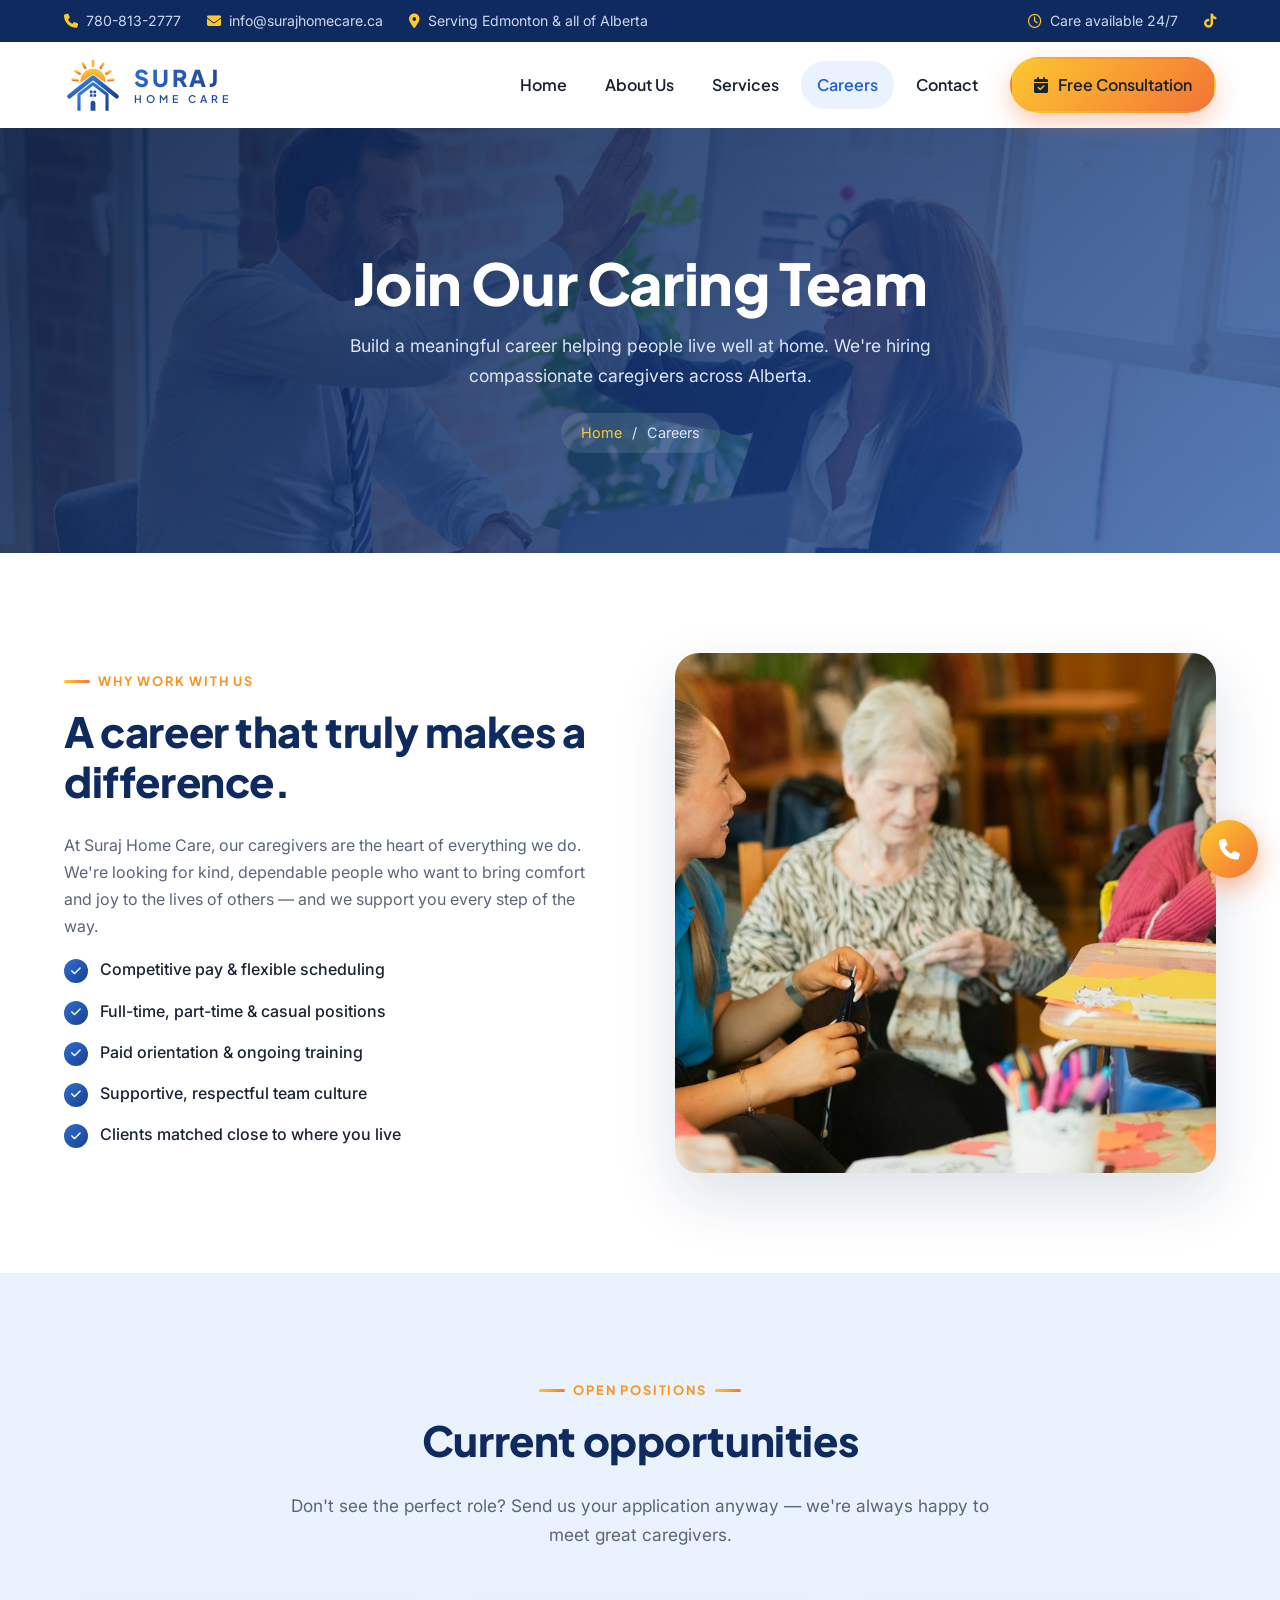
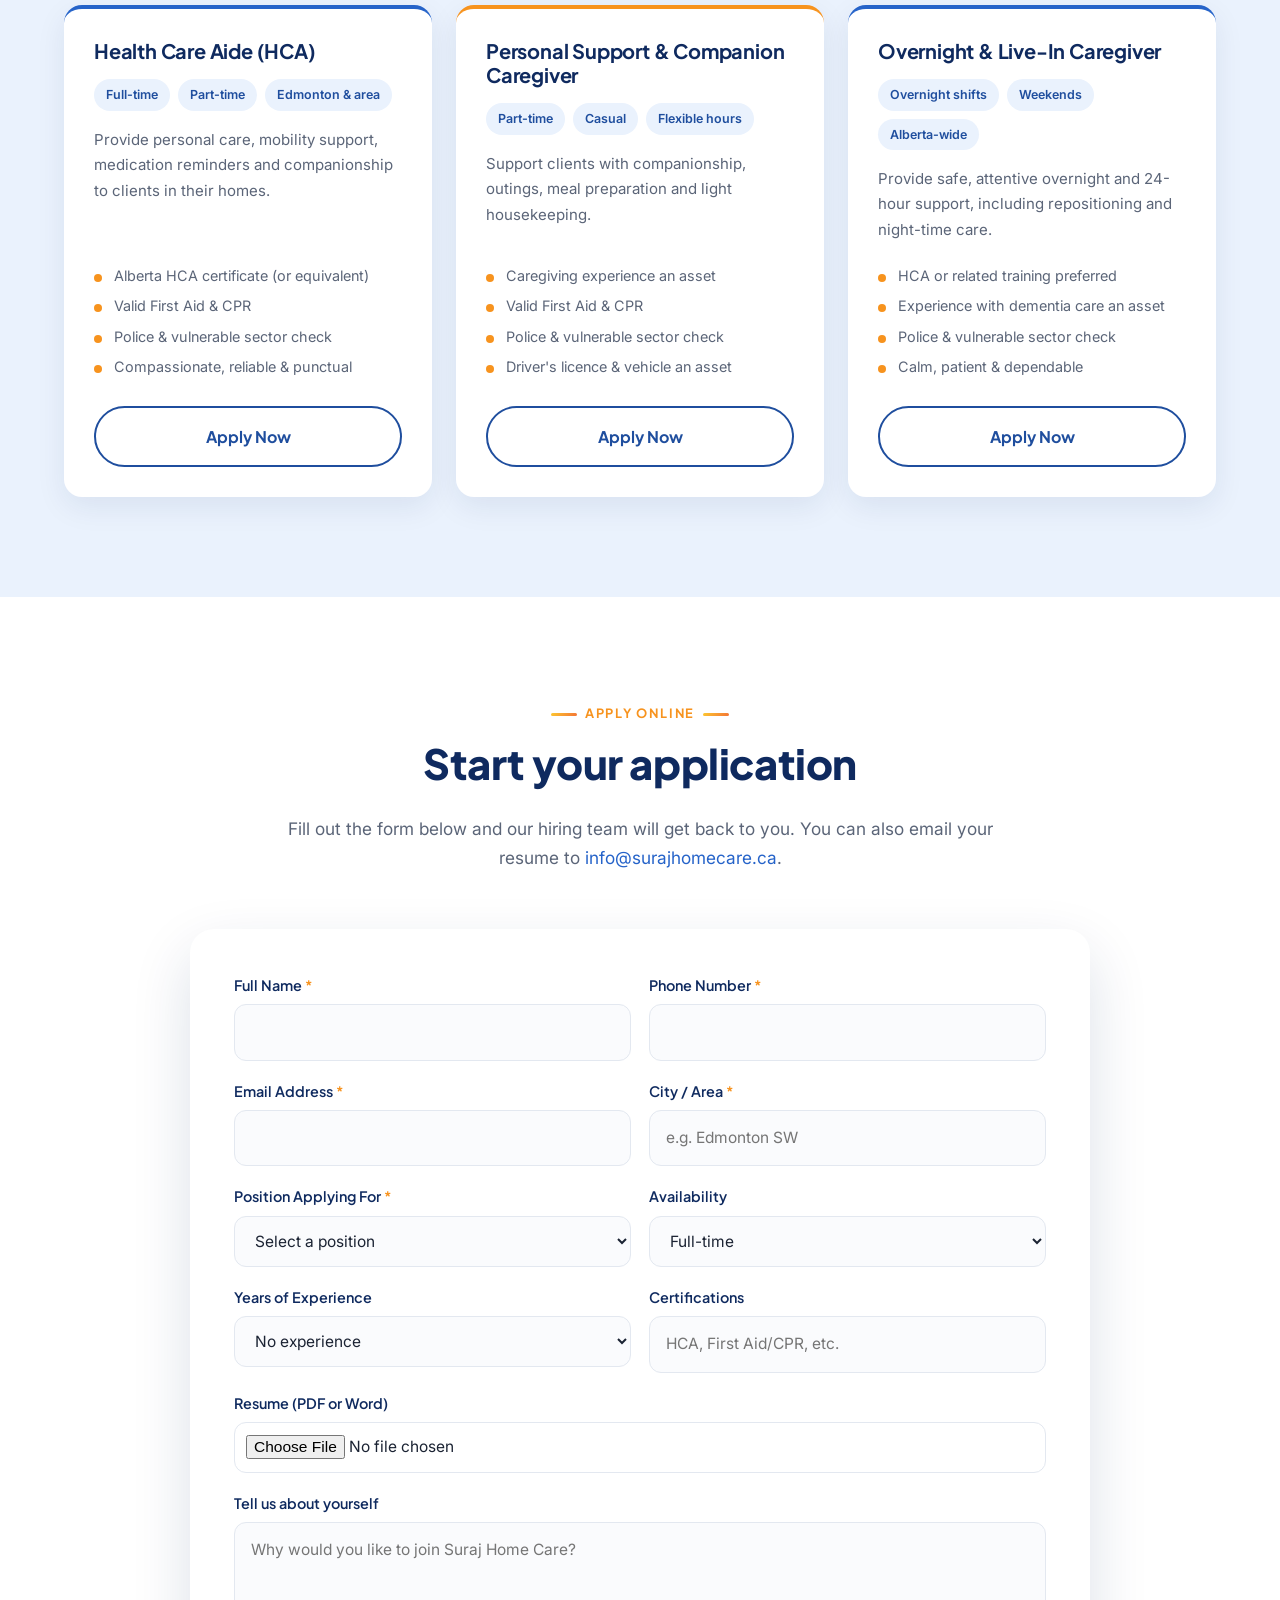
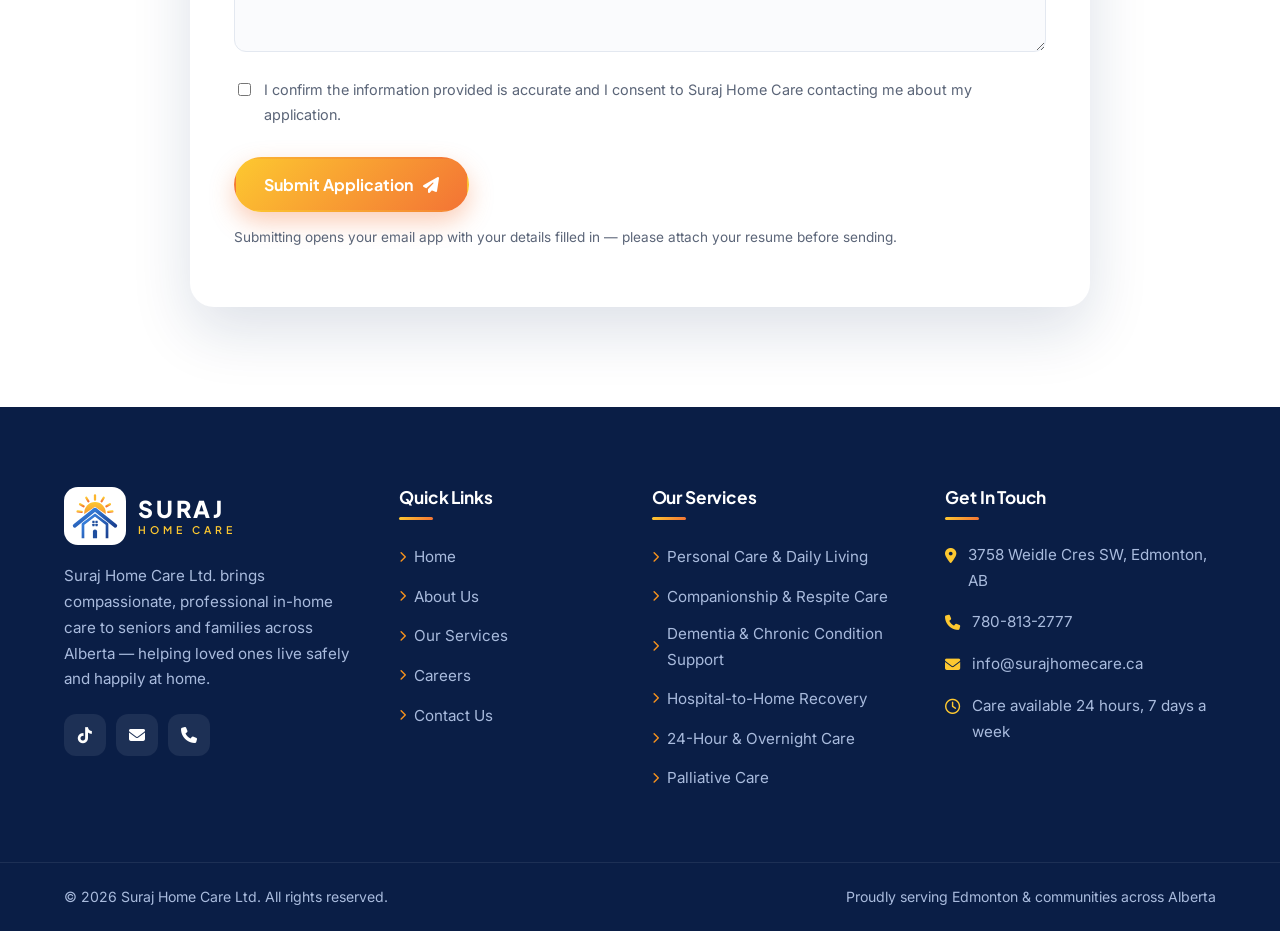
<file: careers.html>
<!DOCTYPE html>
<html lang="en">
<head>
  <meta charset="UTF-8">
  <meta name="viewport" content="width=device-width, initial-scale=1.0">
  <title>Careers | Join Suraj Home Care Ltd.</title>
  <meta name="description" content="Join the Suraj Home Care team. We are hiring Health Care Aides, caregivers and overnight caregivers in Edmonton and across Alberta. Apply online today.">
  <meta name="theme-color" content="#1F4E9E">
  <link rel="icon" type="image/svg+xml" href="images/logo-icon.svg">
  <link rel="preconnect" href="https://fonts.googleapis.com">
  <link rel="preconnect" href="https://fonts.gstatic.com" crossorigin>
  <link href="https://fonts.googleapis.com/css2?family=Inter:wght@400;500;600&family=Plus+Jakarta+Sans:wght@500;600;700;800&display=swap" rel="stylesheet">
  <link rel="stylesheet" href="https://cdnjs.cloudflare.com/ajax/libs/font-awesome/6.5.1/css/all.min.css">
  <link rel="stylesheet" href="css/style.css?v=2">
</head>
<body>
<div class="topbar">
  <div class="container">
    <div class="topbar-info">
      <a href="tel:+17808132777"><i class="fa-solid fa-phone"></i> 780-813-2777</a>
      <a href="mailto:info@surajhomecare.ca"><i class="fa-solid fa-envelope"></i> info@surajhomecare.ca</a>
      <span class="topbar-hide"><i class="fa-solid fa-location-dot"></i> Serving Edmonton &amp; all of Alberta</span>
    </div>
    <div class="topbar-info topbar-hide">
      <span><i class="fa-regular fa-clock"></i> Care available 24/7</span>
      <a href="https://www.tiktok.com/@surajhomecare" target="_blank" rel="noopener" aria-label="TikTok"><i class="fa-brands fa-tiktok"></i></a>
    </div>
  </div>
</div>

<header class="header">
  <div class="container">
    <a href="index.html" class="brand" aria-label="Suraj Home Care - Home">
      <img src="images/logo-icon.svg" alt="Suraj Home Care logo">
      <span class="brand-text"><strong>SURAJ</strong><small>HOME CARE</small></span>
    </a>
    <nav class="nav" aria-label="Main navigation">
      <a href="index.html">Home</a>
      <a href="about.html">About Us</a>
      <a href="services.html">Services</a>
      <a href="careers.html" class="active">Careers</a>
      <a href="contact.html">Contact</a>
      <a href="tel:+17808132777" class="nav-call"><i class="fa-solid fa-phone"></i>&nbsp; Call 780-813-2777</a>
      <a href="contact.html#consult" class="btn btn-primary"><i class="fa-solid fa-calendar-check"></i> Free Consultation</a>
    </nav>
    <button class="menu-toggle" aria-label="Open menu" aria-expanded="false"><i class="fa-solid fa-bars"></i></button>
  </div>
</header>

<section class="page-banner">
  <div class="hero-bg" style="background-image:url('images/careers-team.jpg')"></div>
  <div class="container">
    <h1>Join Our Caring Team</h1>
    <p>Build a meaningful career helping people live well at home. We're hiring compassionate caregivers across Alberta.</p>
    <div class="crumbs"><a href="index.html">Home</a> <span>/</span> <span>Careers</span></div>
  </div>
</section>

<section class="section">
  <div class="container split">
    <div class="reveal">
      <span class="eyebrow">Why Work With Us</span>
      <h2>A career that truly makes a difference.</h2>
      <p>At Suraj Home Care, our caregivers are the heart of everything we do. We're looking for kind, dependable people who want to bring comfort and joy to the lives of others — and we support you every step of the way.</p>
      <ul class="checklist">
        <li><i class="fa-solid fa-check"></i> Competitive pay &amp; flexible scheduling</li>
        <li><i class="fa-solid fa-check"></i> Full-time, part-time &amp; casual positions</li>
        <li><i class="fa-solid fa-check"></i> Paid orientation &amp; ongoing training</li>
        <li><i class="fa-solid fa-check"></i> Supportive, respectful team culture</li>
        <li><i class="fa-solid fa-check"></i> Clients matched close to where you live</li>
      </ul>
    </div>
    <div class="split-media reveal">
      <img src="images/careers-activity.jpg" alt="Caregiver supporting seniors with an activity" loading="lazy">
    </div>
  </div>
</section>

<section class="section bg-sky">
  <div class="container">
    <div class="section-head reveal">
      <span class="eyebrow">Open Positions</span>
      <h2>Current opportunities</h2>
      <p>Don't see the perfect role? Send us your application anyway — we're always happy to meet great caregivers.</p>
    </div>
    <div class="job-grid">
      <div class="job reveal">
        <h3>Health Care Aide (HCA)</h3>
        <div class="job-meta"><span>Full-time</span><span>Part-time</span><span>Edmonton &amp; area</span></div>
        <p>Provide personal care, mobility support, medication reminders and companionship to clients in their homes.</p>
        <ul class="req"><li>Alberta HCA certificate (or equivalent)</li><li>Valid First Aid &amp; CPR</li><li>Police &amp; vulnerable sector check</li><li>Compassionate, reliable &amp; punctual</li></ul>
        <a href="#apply" class="btn btn-ghost">Apply Now</a>
      </div>
      <div class="job reveal">
        <h3>Personal Support &amp; Companion Caregiver</h3>
        <div class="job-meta"><span>Part-time</span><span>Casual</span><span>Flexible hours</span></div>
        <p>Support clients with companionship, outings, meal preparation and light housekeeping.</p>
        <ul class="req"><li>Caregiving experience an asset</li><li>Valid First Aid &amp; CPR</li><li>Police &amp; vulnerable sector check</li><li>Driver's licence &amp; vehicle an asset</li></ul>
        <a href="#apply" class="btn btn-ghost">Apply Now</a>
      </div>
      <div class="job reveal">
        <h3>Overnight &amp; Live-In Caregiver</h3>
        <div class="job-meta"><span>Overnight shifts</span><span>Weekends</span><span>Alberta-wide</span></div>
        <p>Provide safe, attentive overnight and 24-hour support, including repositioning and night-time care.</p>
        <ul class="req"><li>HCA or related training preferred</li><li>Experience with dementia care an asset</li><li>Police &amp; vulnerable sector check</li><li>Calm, patient &amp; dependable</li></ul>
        <a href="#apply" class="btn btn-ghost">Apply Now</a>
      </div>
    </div>
  </div>
</section>

<section class="section" id="apply" style="scroll-margin-top:90px">
  <div class="container">
    <div class="section-head reveal">
      <span class="eyebrow">Apply Online</span>
      <h2>Start your application</h2>
      <p>Fill out the form below and our hiring team will get back to you. You can also email your resume to <a href="mailto:info@surajhomecare.ca">info@surajhomecare.ca</a>.</p>
    </div>
    <div class="form-card reveal" style="max-width:900px;margin:0 auto">
      <form data-mailto data-subject="Job Application">
        <div class="form-grid">
          <div class="field"><label for="a-name">Full Name <span class="req-star">*</span></label><input id="a-name" name="name" type="text" required autocomplete="name"></div>
          <div class="field"><label for="a-phone">Phone Number <span class="req-star">*</span></label><input id="a-phone" name="phone" type="tel" required autocomplete="tel"></div>
          <div class="field"><label for="a-email">Email Address <span class="req-star">*</span></label><input id="a-email" name="email" type="email" required autocomplete="email"></div>
          <div class="field"><label for="a-city">City / Area <span class="req-star">*</span></label><input id="a-city" name="city" type="text" required placeholder="e.g. Edmonton SW"></div>
          <div class="field"><label for="a-pos">Position Applying For <span class="req-star">*</span></label>
            <select id="a-pos" name="position" required>
              <option value="">Select a position</option>
              <option>Health Care Aide (HCA)</option>
              <option>Personal Support &amp; Companion Caregiver</option>
              <option>Overnight &amp; Live-In Caregiver</option>
              <option>Other / General Application</option>
            </select></div>
          <div class="field"><label for="a-type">Availability</label>
            <select id="a-type" name="availability">
              <option>Full-time</option><option>Part-time</option><option>Casual</option><option>Overnight / Weekends</option>
            </select></div>
          <div class="field"><label for="a-exp">Years of Experience</label>
            <select id="a-exp" name="experience">
              <option>No experience</option><option>Less than 1 year</option><option>1 - 3 years</option><option>3 - 5 years</option><option>5+ years</option>
            </select></div>
          <div class="field"><label for="a-cert">Certifications</label><input id="a-cert" name="certifications" type="text" placeholder="HCA, First Aid/CPR, etc."></div>
          <div class="field full"><label for="a-resume">Resume (PDF or Word)</label><input id="a-resume" name="resume" type="file" accept=".pdf,.doc,.docx"></div>
          <div class="field full"><label for="a-msg">Tell us about yourself</label><textarea id="a-msg" name="message" placeholder="Why would you like to join Suraj Home Care?"></textarea></div>
          <div class="full check-row"><input type="checkbox" id="a-ok" required><label for="a-ok">I confirm the information provided is accurate and I consent to Suraj Home Care contacting me about my application.</label></div>
        </div>
        <div class="split-actions"><button type="submit" class="btn btn-primary">Submit Application <i class="fa-solid fa-paper-plane"></i></button></div>
        <p class="form-note">Submitting opens your email app with your details filled in — please attach your resume before sending.</p>
        <div class="form-success">Thank you! Your email app has opened — just attach your resume and press send.</div>
      </form>
    </div>
  </div>
</section>

<footer class="footer">
  <div class="container footer-grid">
    <div>
      <a href="index.html" class="brand">
        <img src="images/logo-icon.svg" alt="Suraj Home Care logo">
        <span class="brand-text"><strong>SURAJ</strong><small>HOME CARE</small></span>
      </a>
      <p>Suraj Home Care Ltd. brings compassionate, professional in-home care to seniors and families across Alberta — helping loved ones live safely and happily at home.</p>
      <div class="socials">
        <a href="https://www.tiktok.com/@surajhomecare" target="_blank" rel="noopener" aria-label="Follow us on TikTok"><i class="fa-brands fa-tiktok"></i></a>
        <a href="mailto:info@surajhomecare.ca" aria-label="Email us"><i class="fa-solid fa-envelope"></i></a>
        <a href="tel:+17808132777" aria-label="Call us"><i class="fa-solid fa-phone"></i></a>
      </div>
    </div>
    <div>
      <h4>Quick Links</h4>
      <ul class="footer-links">
        <li><a href="index.html"><i class="fa-solid fa-chevron-right"></i> Home</a></li>
        <li><a href="about.html"><i class="fa-solid fa-chevron-right"></i> About Us</a></li>
        <li><a href="services.html"><i class="fa-solid fa-chevron-right"></i> Our Services</a></li>
        <li><a href="careers.html"><i class="fa-solid fa-chevron-right"></i> Careers</a></li>
        <li><a href="contact.html"><i class="fa-solid fa-chevron-right"></i> Contact Us</a></li>
      </ul>
    </div>
    <div>
      <h4>Our Services</h4>
      <ul class="footer-links">
          <li><a href="services.html#personal-care"><i class="fa-solid fa-chevron-right"></i> Personal Care &amp; Daily Living</a></li>
          <li><a href="services.html#companionship"><i class="fa-solid fa-chevron-right"></i> Companionship &amp; Respite Care</a></li>
          <li><a href="services.html#dementia-care"><i class="fa-solid fa-chevron-right"></i> Dementia &amp; Chronic Condition Support</a></li>
          <li><a href="services.html#hospital-to-home"><i class="fa-solid fa-chevron-right"></i> Hospital-to-Home Recovery</a></li>
          <li><a href="services.html#overnight-care"><i class="fa-solid fa-chevron-right"></i> 24-Hour &amp; Overnight Care</a></li>
          <li><a href="services.html#palliative-care"><i class="fa-solid fa-chevron-right"></i> Palliative Care</a></li>
      </ul>
    </div>
    <div>
      <h4>Get In Touch</h4>
      <ul class="footer-contact">
        <li><i class="fa-solid fa-location-dot"></i><span>3758 Weidle Cres SW, Edmonton, AB</span></li>
        <li><i class="fa-solid fa-phone"></i><a href="tel:+17808132777">780-813-2777</a></li>
        <li><i class="fa-solid fa-envelope"></i><a href="mailto:info@surajhomecare.ca">info@surajhomecare.ca</a></li>
        <li><i class="fa-regular fa-clock"></i><span>Care available 24 hours, 7 days a week</span></li>
      </ul>
    </div>
  </div>
  <div class="footer-bottom">
    <div class="container">
      <span>&copy; <span data-year>2026</span> Suraj Home Care Ltd. All rights reserved.</span>
      <span>Proudly serving Edmonton &amp; communities across Alberta</span>
    </div>
  </div>
</footer>

<a href="tel:+17808132777" class="float-call" aria-label="Call Suraj Home Care"><i class="fa-solid fa-phone"></i></a>
<button class="to-top" aria-label="Back to top"><i class="fa-solid fa-arrow-up"></i></button>
<script src="js/main.js?v=2"></script>
</body>
</html>
</file>
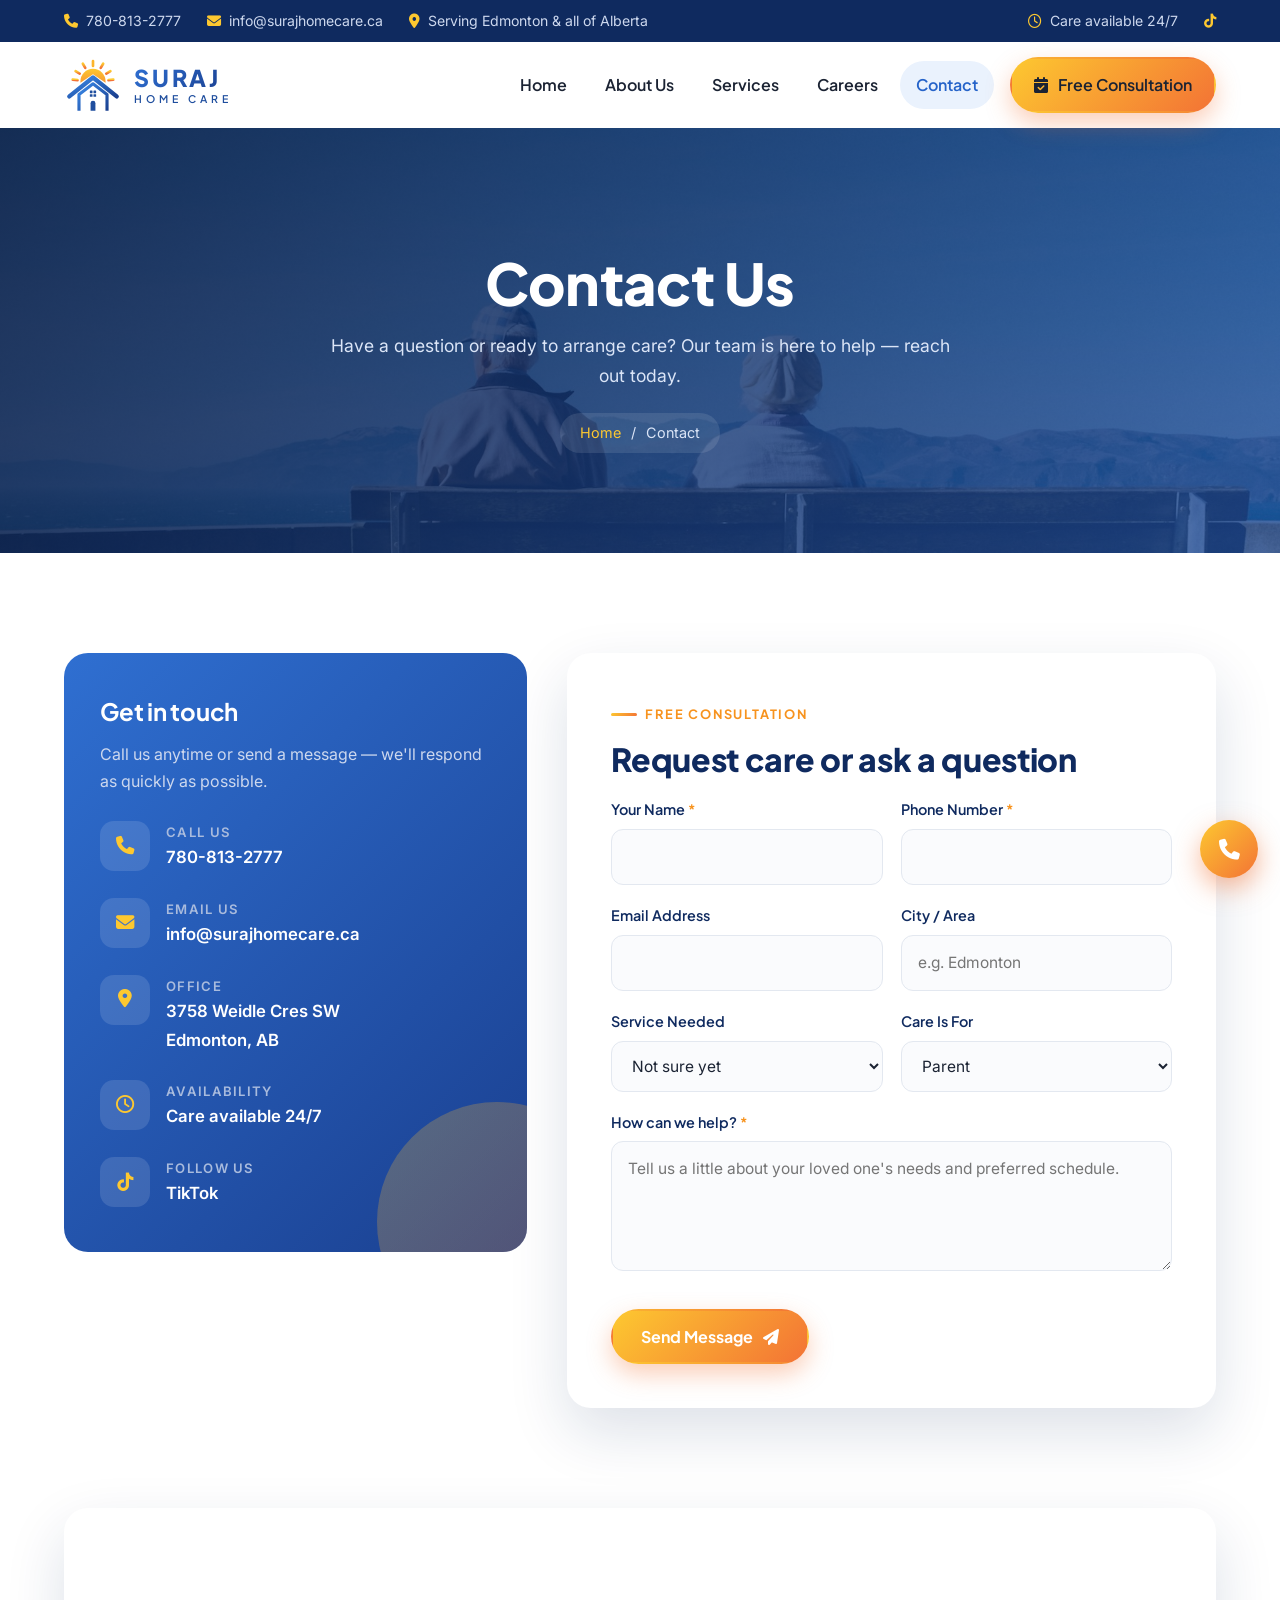
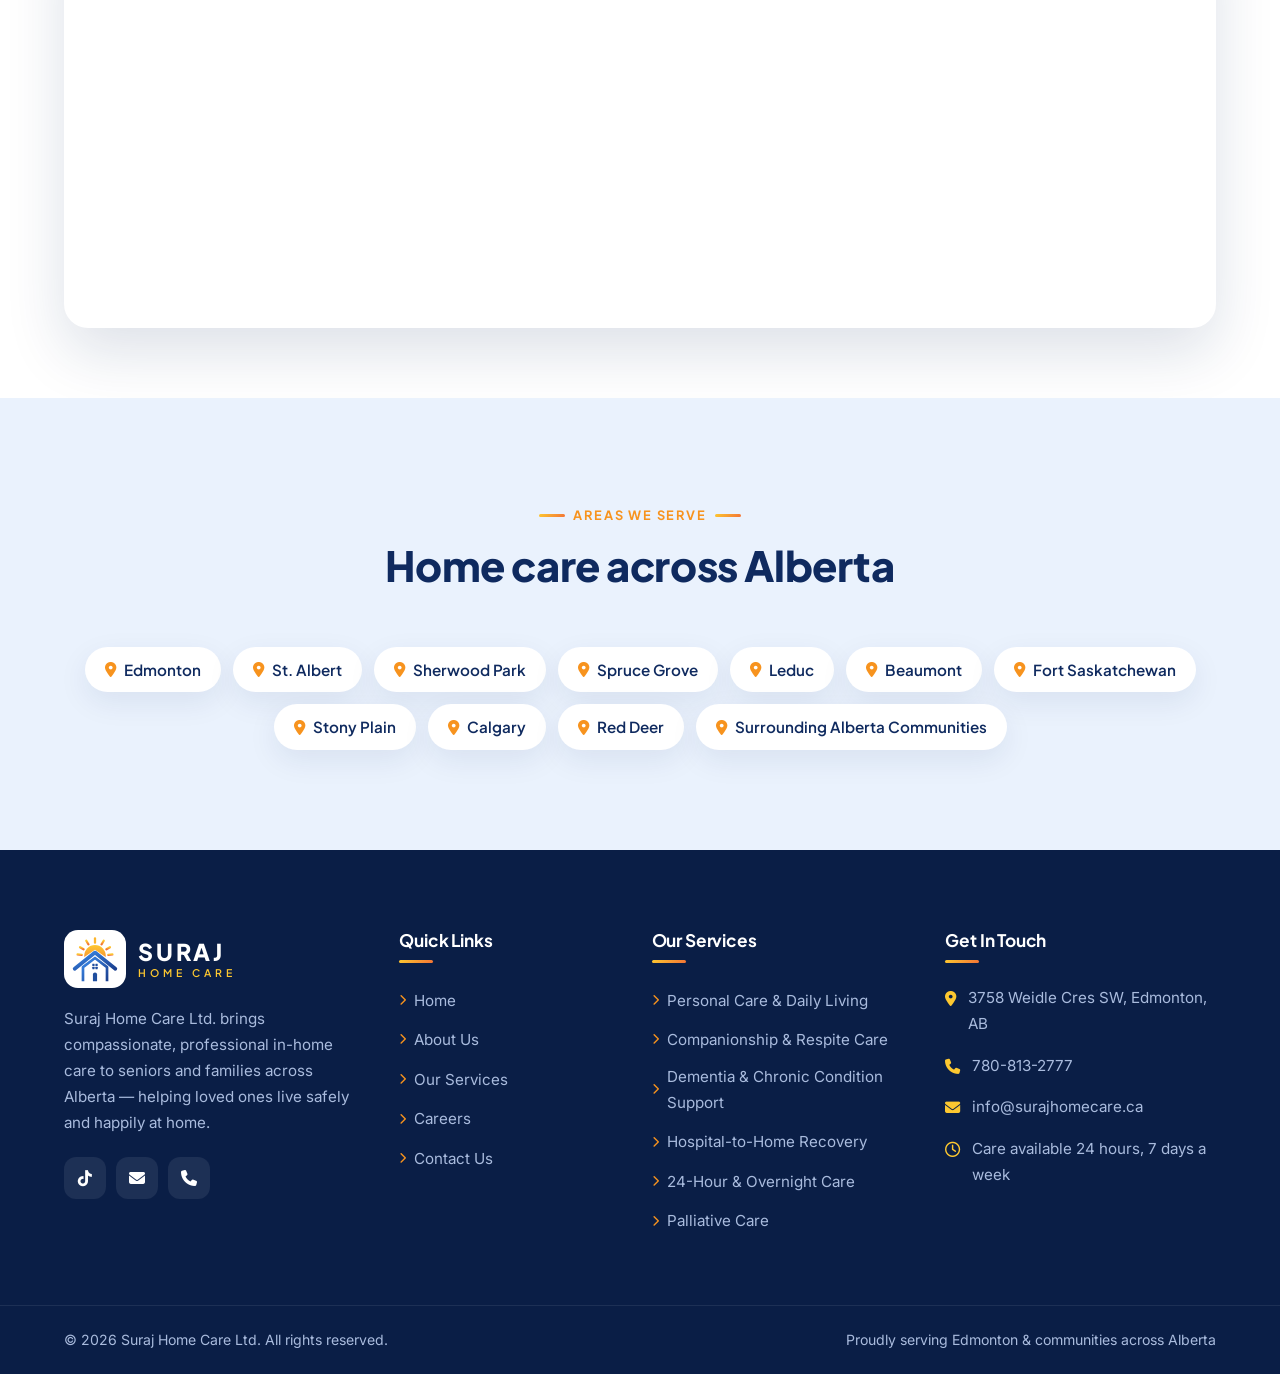
<file: contact.html>
<!DOCTYPE html>
<html lang="en">
<head>
  <meta charset="UTF-8">
  <meta name="viewport" content="width=device-width, initial-scale=1.0">
  <title>Contact Us | Suraj Home Care Ltd.</title>
  <meta name="description" content="Contact Suraj Home Care Ltd. in Edmonton, Alberta. Call 780-813-2777 or book a free in-home care consultation.">
  <meta name="theme-color" content="#1F4E9E">
  <link rel="icon" type="image/svg+xml" href="images/logo-icon.svg">
  <link rel="preconnect" href="https://fonts.googleapis.com">
  <link rel="preconnect" href="https://fonts.gstatic.com" crossorigin>
  <link href="https://fonts.googleapis.com/css2?family=Inter:wght@400;500;600&family=Plus+Jakarta+Sans:wght@500;600;700;800&display=swap" rel="stylesheet">
  <link rel="stylesheet" href="https://cdnjs.cloudflare.com/ajax/libs/font-awesome/6.5.1/css/all.min.css">
  <link rel="stylesheet" href="css/style.css?v=2">
</head>
<body>
<div class="topbar">
  <div class="container">
    <div class="topbar-info">
      <a href="tel:+17808132777"><i class="fa-solid fa-phone"></i> 780-813-2777</a>
      <a href="mailto:info@surajhomecare.ca"><i class="fa-solid fa-envelope"></i> info@surajhomecare.ca</a>
      <span class="topbar-hide"><i class="fa-solid fa-location-dot"></i> Serving Edmonton &amp; all of Alberta</span>
    </div>
    <div class="topbar-info topbar-hide">
      <span><i class="fa-regular fa-clock"></i> Care available 24/7</span>
      <a href="https://www.tiktok.com/@surajhomecare" target="_blank" rel="noopener" aria-label="TikTok"><i class="fa-brands fa-tiktok"></i></a>
    </div>
  </div>
</div>

<header class="header">
  <div class="container">
    <a href="index.html" class="brand" aria-label="Suraj Home Care - Home">
      <img src="images/logo-icon.svg" alt="Suraj Home Care logo">
      <span class="brand-text"><strong>SURAJ</strong><small>HOME CARE</small></span>
    </a>
    <nav class="nav" aria-label="Main navigation">
      <a href="index.html">Home</a>
      <a href="about.html">About Us</a>
      <a href="services.html">Services</a>
      <a href="careers.html">Careers</a>
      <a href="contact.html" class="active">Contact</a>
      <a href="tel:+17808132777" class="nav-call"><i class="fa-solid fa-phone"></i>&nbsp; Call 780-813-2777</a>
      <a href="contact.html#consult" class="btn btn-primary"><i class="fa-solid fa-calendar-check"></i> Free Consultation</a>
    </nav>
    <button class="menu-toggle" aria-label="Open menu" aria-expanded="false"><i class="fa-solid fa-bars"></i></button>
  </div>
</header>

<section class="page-banner">
  <div class="hero-bg" style="background-image:url('images/contact-bench.jpg')"></div>
  <div class="container">
    <h1>Contact Us</h1>
    <p>Have a question or ready to arrange care? Our team is here to help — reach out today.</p>
    <div class="crumbs"><a href="index.html">Home</a> <span>/</span> <span>Contact</span></div>
  </div>
</section>

<section class="section" id="consult" style="scroll-margin-top:90px">
  <div class="container contact-grid">
    <div class="info-card reveal">
      <h3>Get in touch</h3>
      <p>Call us anytime or send a message — we'll respond as quickly as possible.</p>
      <div class="info-item"><i class="fa-solid fa-phone"></i><div><small>Call Us</small><a href="tel:+17808132777">780-813-2777</a></div></div>
      <div class="info-item"><i class="fa-solid fa-envelope"></i><div><small>Email Us</small><a href="mailto:info@surajhomecare.ca">info@surajhomecare.ca</a></div></div>
      <div class="info-item"><i class="fa-solid fa-location-dot"></i><div><small>Office</small><span>3758 Weidle Cres SW<br>Edmonton, AB</span></div></div>
      <div class="info-item"><i class="fa-regular fa-clock"></i><div><small>Availability</small><span>Care available 24/7</span></div></div>
      <div class="info-item"><i class="fa-brands fa-tiktok"></i><div><small>Follow Us</small><a href="https://www.tiktok.com/@surajhomecare" target="_blank" rel="noopener">TikTok</a></div></div>
    </div>
    <div class="form-card reveal">
      <span class="eyebrow">Free Consultation</span>
      <h2 style="font-size:2rem">Request care or ask a question</h2>
      <form data-mailto data-subject="Care Enquiry">
        <div class="form-grid">
          <div class="field"><label for="c-name">Your Name <span class="req-star">*</span></label><input id="c-name" name="name" type="text" required autocomplete="name"></div>
          <div class="field"><label for="c-phone">Phone Number <span class="req-star">*</span></label><input id="c-phone" name="phone" type="tel" required autocomplete="tel"></div>
          <div class="field"><label for="c-email">Email Address</label><input id="c-email" name="email" type="email" autocomplete="email"></div>
          <div class="field"><label for="c-city">City / Area</label><input id="c-city" name="city" type="text" placeholder="e.g. Edmonton"></div>
          <div class="field"><label for="c-svc">Service Needed</label><select id="c-svc" name="service"><option>Not sure yet</option><option>Personal Care &amp; Daily Living</option><option>Companionship &amp; Respite Care</option><option>Dementia &amp; Chronic Condition Support</option><option>Hospital-to-Home Recovery</option><option>24-Hour &amp; Overnight Care</option><option>Palliative Care</option><option>Meal Preparation &amp; Feeding</option><option>Household Support &amp; Homemaking</option></select></div>
          <div class="field"><label for="c-for">Care Is For</label><select id="c-for" name="carefor"><option>Parent</option><option>Spouse / Partner</option><option>Myself</option><option>Other family member</option><option>Client (professional referral)</option></select></div>
          <div class="field full"><label for="c-msg">How can we help? <span class="req-star">*</span></label><textarea id="c-msg" name="message" required placeholder="Tell us a little about your loved one's needs and preferred schedule."></textarea></div>
        </div>
        <div class="split-actions"><button type="submit" class="btn btn-primary">Send Message <i class="fa-solid fa-paper-plane"></i></button></div>
        <div class="form-success">Thank you! Your email app has opened with your message — press send and we'll be in touch shortly.</div>
      </form>
    </div>
  </div>
</section>

<section class="section-sm" style="padding-top:0">
  <div class="container">
    <div class="map reveal">
      <iframe title="Suraj Home Care location map" loading="lazy" referrerpolicy="no-referrer-when-downgrade"
        src="https://maps.google.com/maps?q=3758%20Weidle%20Cres%20SW%2C%20Edmonton%2C%20AB&amp;z=14&amp;output=embed"></iframe>
    </div>
  </div>
</section>

<section class="section bg-sky">
  <div class="container">
    <div class="section-head reveal">
      <span class="eyebrow">Areas We Serve</span>
      <h2>Home care across Alberta</h2>
    </div>
    <div class="area-tags reveal">
      <span><i class="fa-solid fa-location-dot"></i> Edmonton</span><span><i class="fa-solid fa-location-dot"></i> St. Albert</span><span><i class="fa-solid fa-location-dot"></i> Sherwood Park</span><span><i class="fa-solid fa-location-dot"></i> Spruce Grove</span><span><i class="fa-solid fa-location-dot"></i> Leduc</span><span><i class="fa-solid fa-location-dot"></i> Beaumont</span><span><i class="fa-solid fa-location-dot"></i> Fort Saskatchewan</span><span><i class="fa-solid fa-location-dot"></i> Stony Plain</span><span><i class="fa-solid fa-location-dot"></i> Calgary</span><span><i class="fa-solid fa-location-dot"></i> Red Deer</span><span><i class="fa-solid fa-location-dot"></i> Surrounding Alberta Communities</span>
    </div>
  </div>
</section>

<footer class="footer">
  <div class="container footer-grid">
    <div>
      <a href="index.html" class="brand">
        <img src="images/logo-icon.svg" alt="Suraj Home Care logo">
        <span class="brand-text"><strong>SURAJ</strong><small>HOME CARE</small></span>
      </a>
      <p>Suraj Home Care Ltd. brings compassionate, professional in-home care to seniors and families across Alberta — helping loved ones live safely and happily at home.</p>
      <div class="socials">
        <a href="https://www.tiktok.com/@surajhomecare" target="_blank" rel="noopener" aria-label="Follow us on TikTok"><i class="fa-brands fa-tiktok"></i></a>
        <a href="mailto:info@surajhomecare.ca" aria-label="Email us"><i class="fa-solid fa-envelope"></i></a>
        <a href="tel:+17808132777" aria-label="Call us"><i class="fa-solid fa-phone"></i></a>
      </div>
    </div>
    <div>
      <h4>Quick Links</h4>
      <ul class="footer-links">
        <li><a href="index.html"><i class="fa-solid fa-chevron-right"></i> Home</a></li>
        <li><a href="about.html"><i class="fa-solid fa-chevron-right"></i> About Us</a></li>
        <li><a href="services.html"><i class="fa-solid fa-chevron-right"></i> Our Services</a></li>
        <li><a href="careers.html"><i class="fa-solid fa-chevron-right"></i> Careers</a></li>
        <li><a href="contact.html"><i class="fa-solid fa-chevron-right"></i> Contact Us</a></li>
      </ul>
    </div>
    <div>
      <h4>Our Services</h4>
      <ul class="footer-links">
          <li><a href="services.html#personal-care"><i class="fa-solid fa-chevron-right"></i> Personal Care &amp; Daily Living</a></li>
          <li><a href="services.html#companionship"><i class="fa-solid fa-chevron-right"></i> Companionship &amp; Respite Care</a></li>
          <li><a href="services.html#dementia-care"><i class="fa-solid fa-chevron-right"></i> Dementia &amp; Chronic Condition Support</a></li>
          <li><a href="services.html#hospital-to-home"><i class="fa-solid fa-chevron-right"></i> Hospital-to-Home Recovery</a></li>
          <li><a href="services.html#overnight-care"><i class="fa-solid fa-chevron-right"></i> 24-Hour &amp; Overnight Care</a></li>
          <li><a href="services.html#palliative-care"><i class="fa-solid fa-chevron-right"></i> Palliative Care</a></li>
      </ul>
    </div>
    <div>
      <h4>Get In Touch</h4>
      <ul class="footer-contact">
        <li><i class="fa-solid fa-location-dot"></i><span>3758 Weidle Cres SW, Edmonton, AB</span></li>
        <li><i class="fa-solid fa-phone"></i><a href="tel:+17808132777">780-813-2777</a></li>
        <li><i class="fa-solid fa-envelope"></i><a href="mailto:info@surajhomecare.ca">info@surajhomecare.ca</a></li>
        <li><i class="fa-regular fa-clock"></i><span>Care available 24 hours, 7 days a week</span></li>
      </ul>
    </div>
  </div>
  <div class="footer-bottom">
    <div class="container">
      <span>&copy; <span data-year>2026</span> Suraj Home Care Ltd. All rights reserved.</span>
      <span>Proudly serving Edmonton &amp; communities across Alberta</span>
    </div>
  </div>
</footer>

<a href="tel:+17808132777" class="float-call" aria-label="Call Suraj Home Care"><i class="fa-solid fa-phone"></i></a>
<button class="to-top" aria-label="Back to top"><i class="fa-solid fa-arrow-up"></i></button>
<script src="js/main.js?v=2"></script>
</body>
</html>
</file>
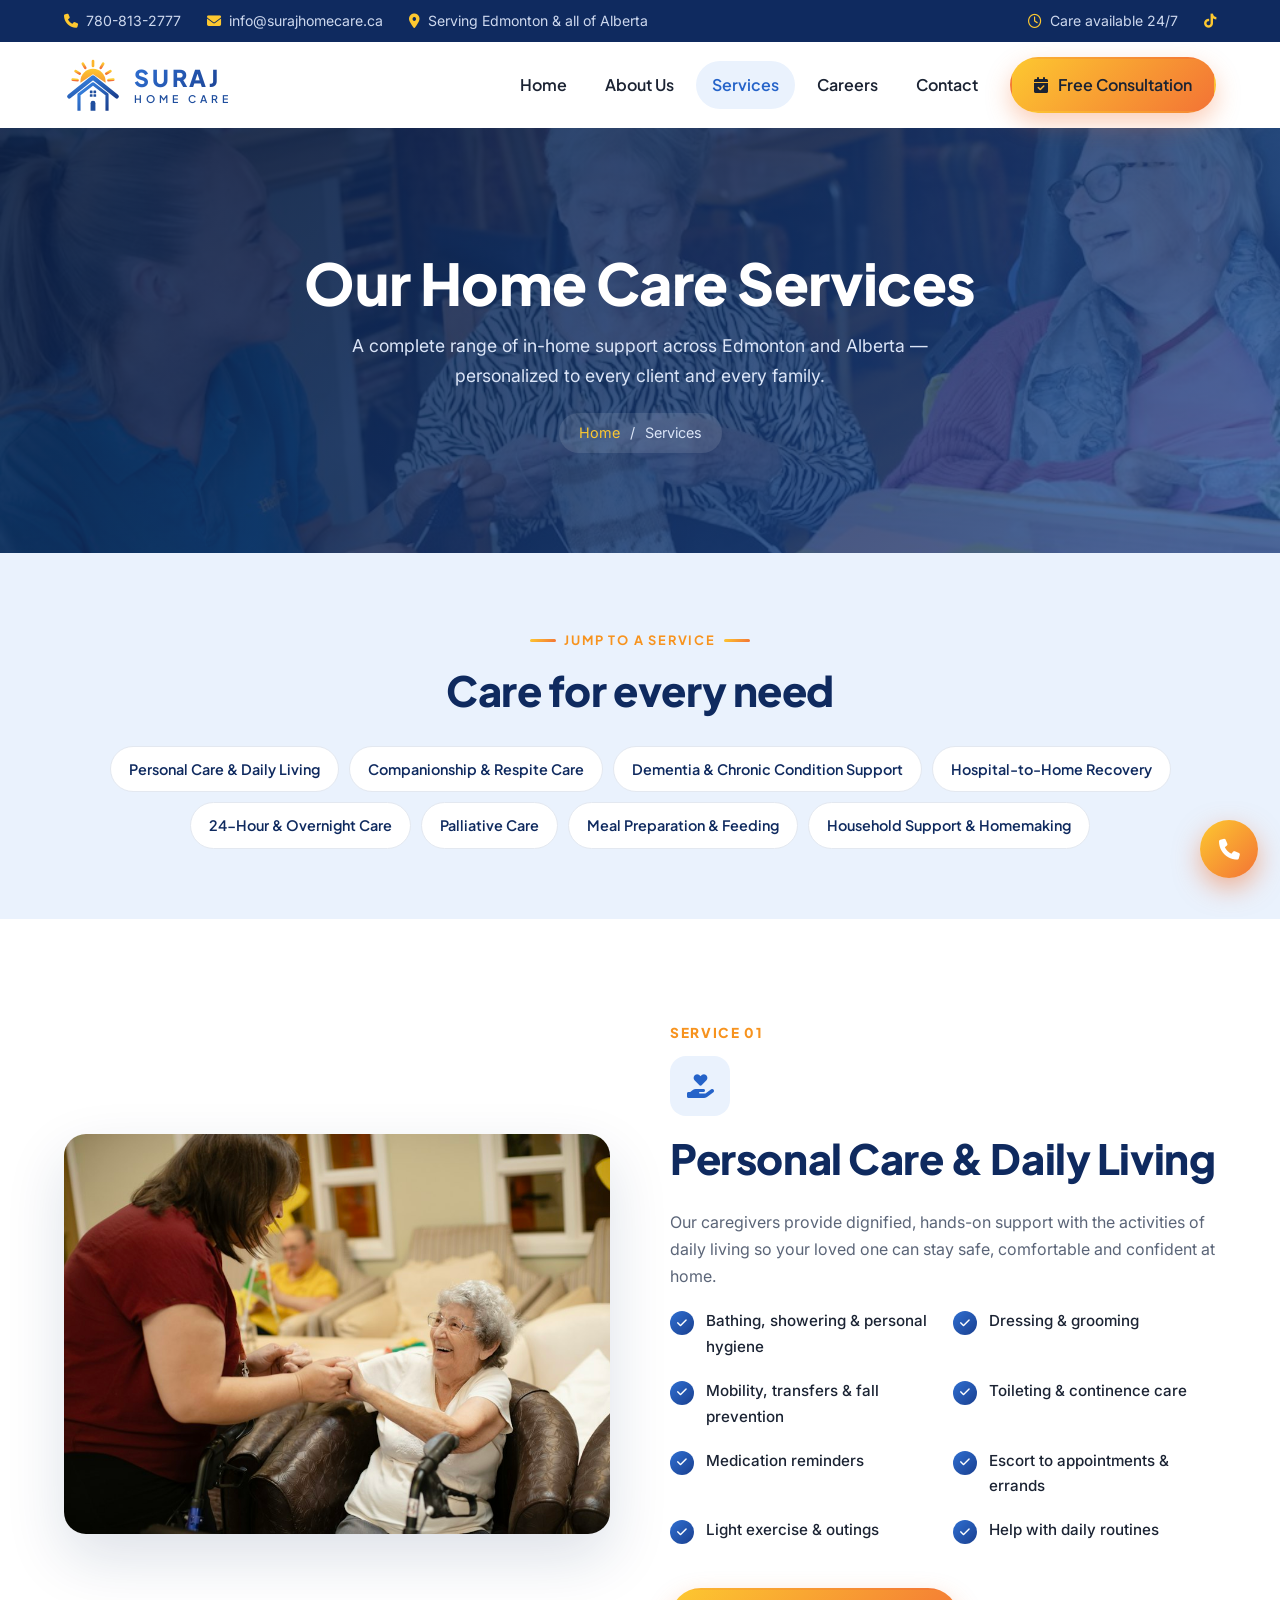
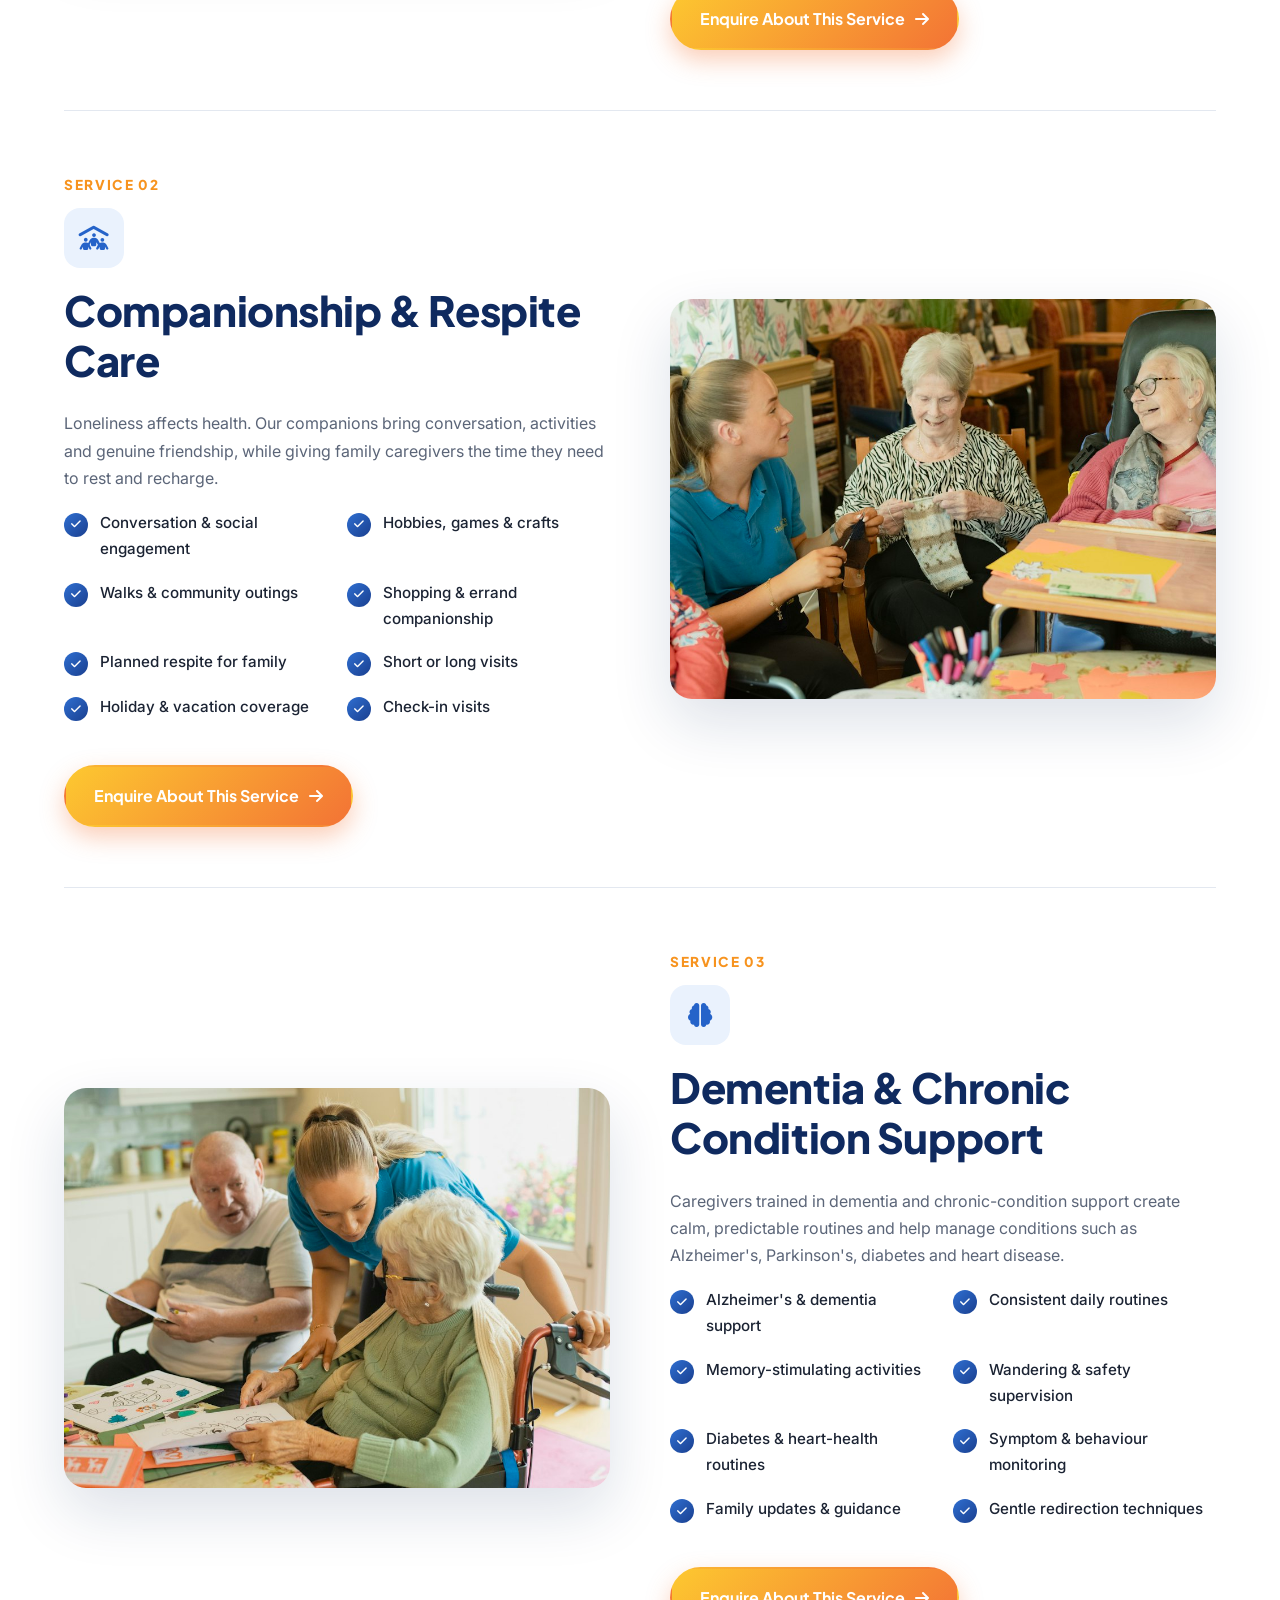
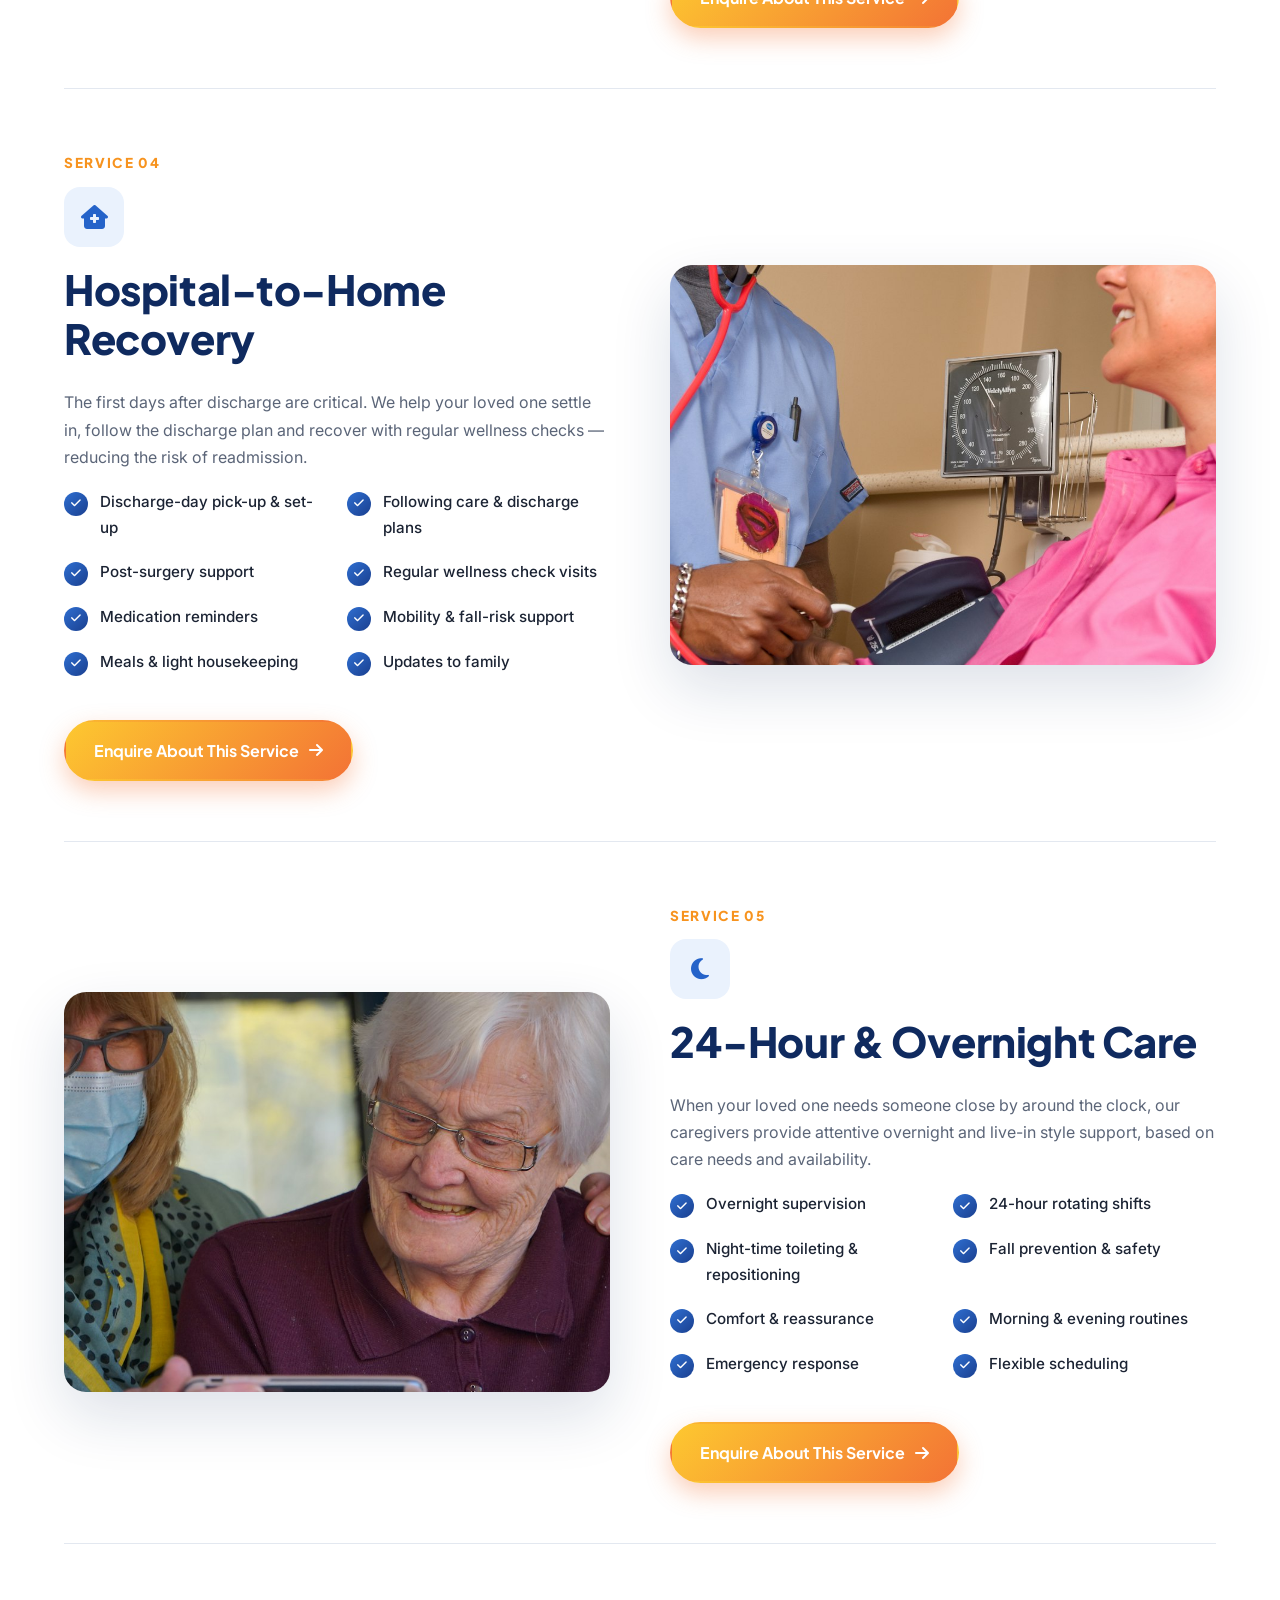
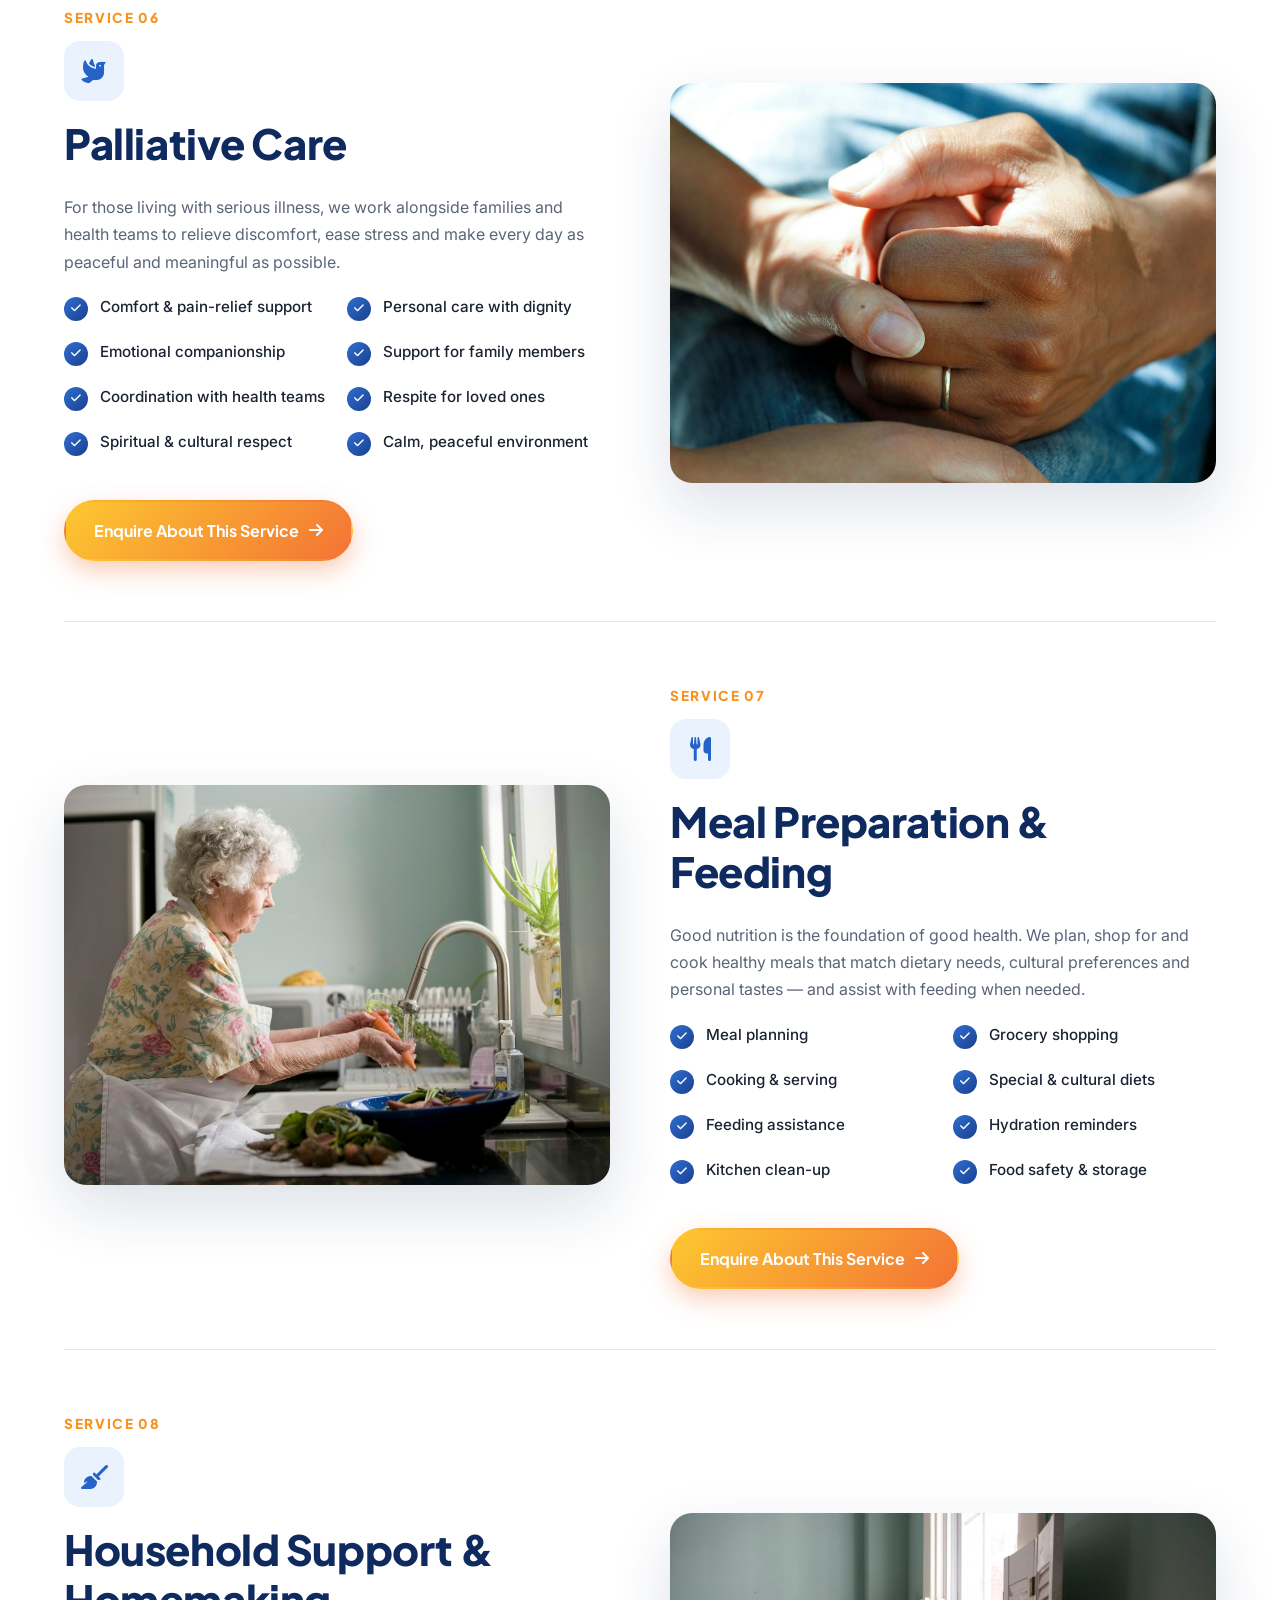
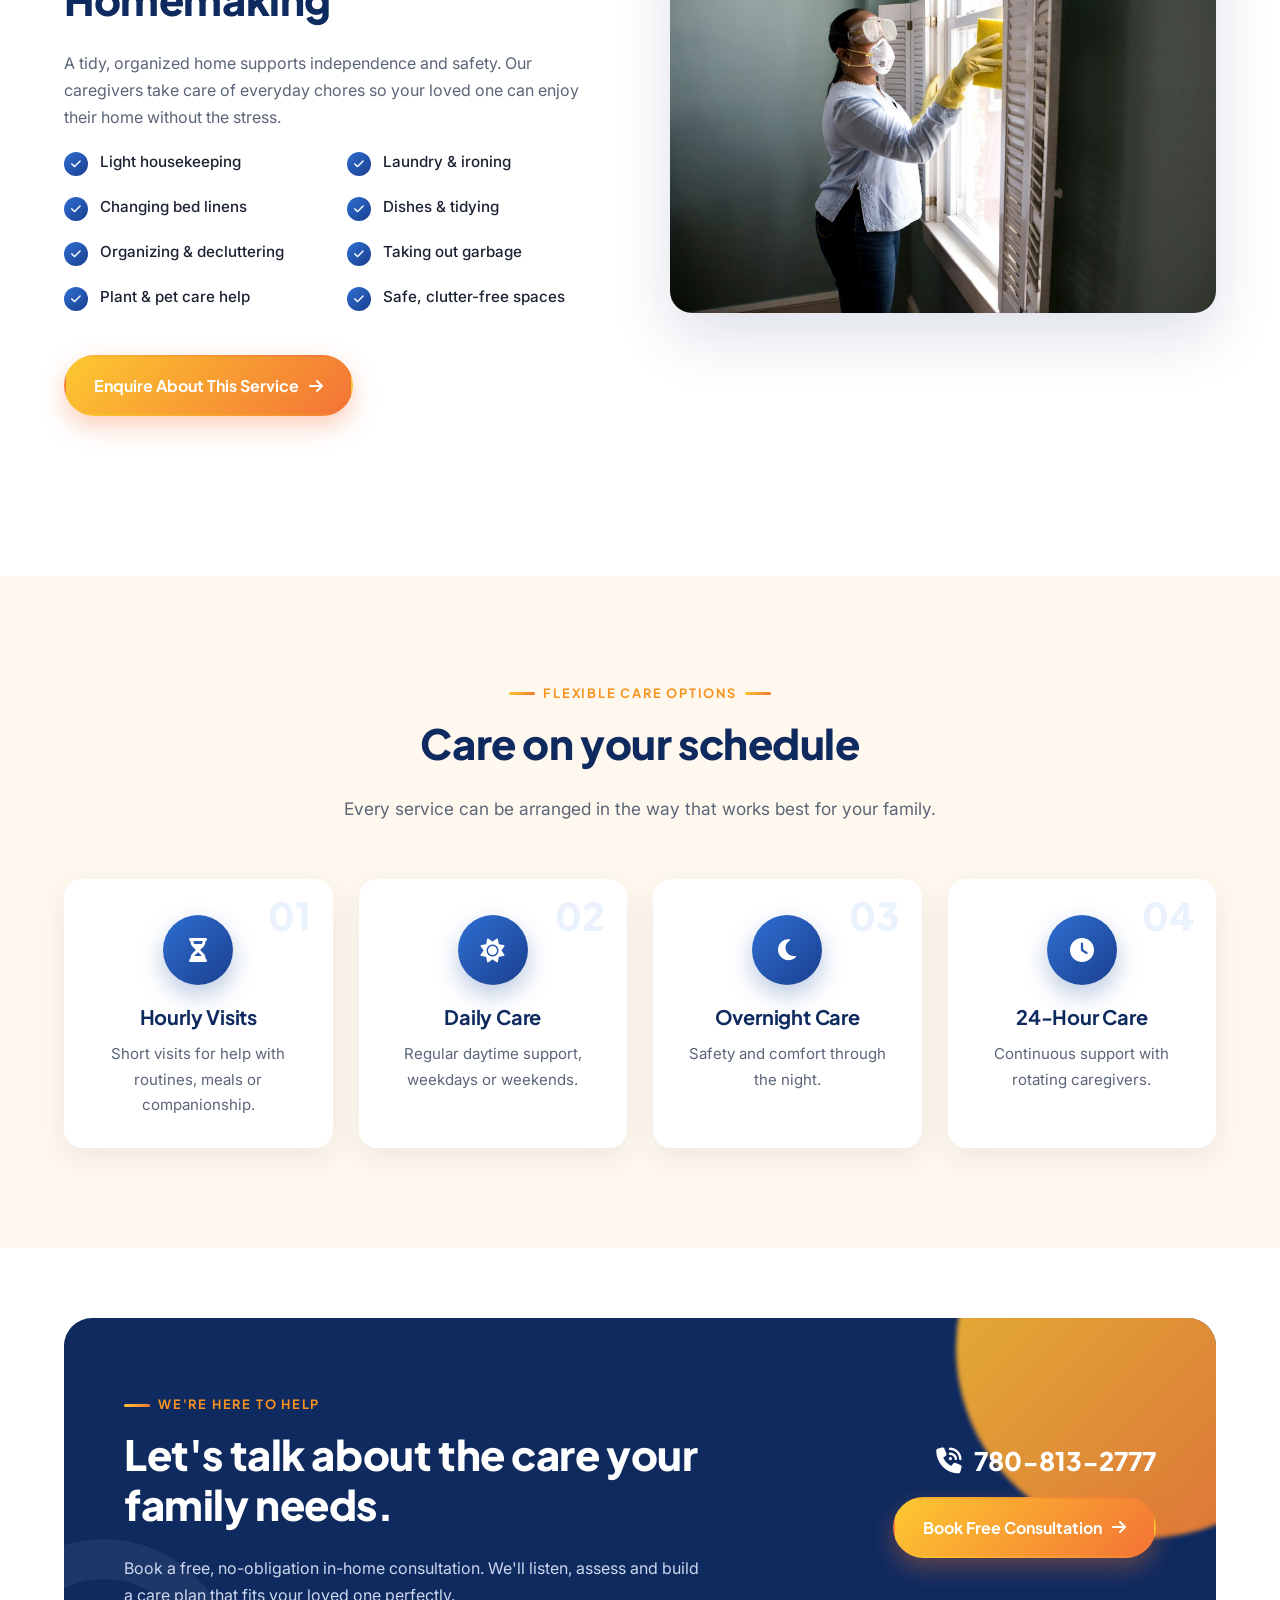
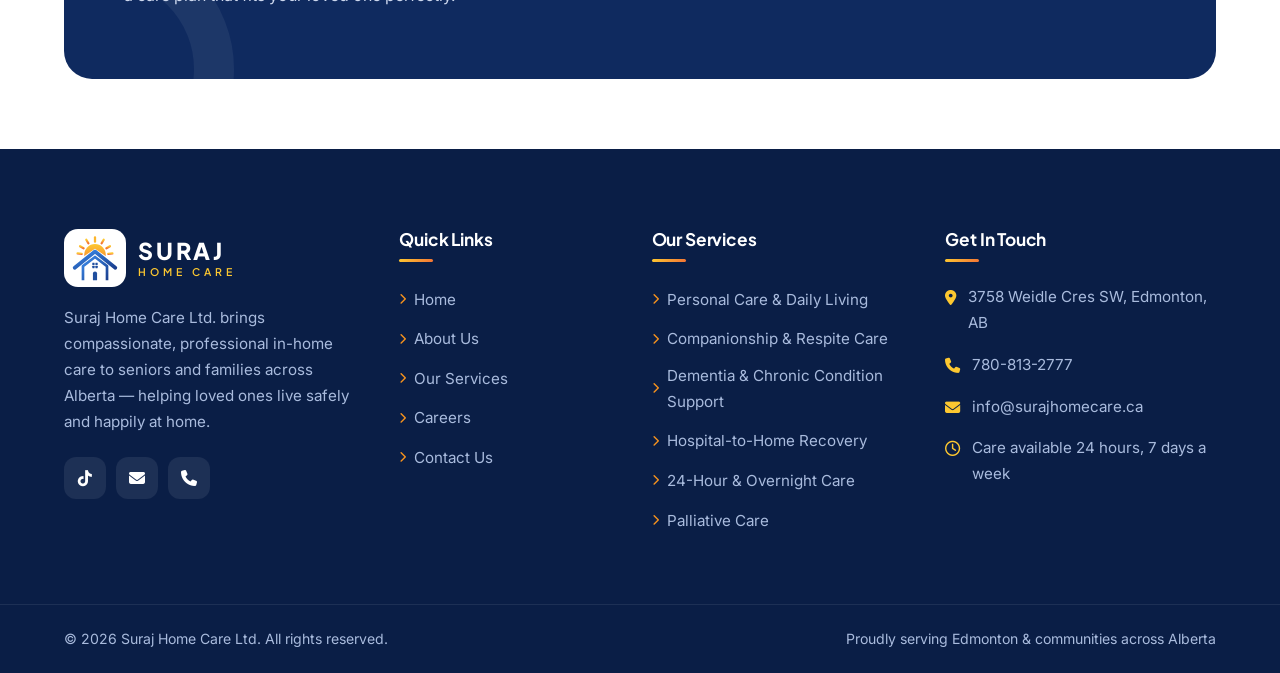
<file: services.html>
<!DOCTYPE html>
<html lang="en">
<head>
  <meta charset="UTF-8">
  <meta name="viewport" content="width=device-width, initial-scale=1.0">
  <title>Home Care Services | Suraj Home Care Ltd.</title>
  <meta name="description" content="Personal care, companionship & respite, dementia care, hospital-to-home recovery, 24-hour & overnight care, palliative care, meal preparation and homemaking across Alberta.">
  <meta name="theme-color" content="#1F4E9E">
  <link rel="icon" type="image/svg+xml" href="images/logo-icon.svg">
  <link rel="preconnect" href="https://fonts.googleapis.com">
  <link rel="preconnect" href="https://fonts.gstatic.com" crossorigin>
  <link href="https://fonts.googleapis.com/css2?family=Inter:wght@400;500;600&family=Plus+Jakarta+Sans:wght@500;600;700;800&display=swap" rel="stylesheet">
  <link rel="stylesheet" href="https://cdnjs.cloudflare.com/ajax/libs/font-awesome/6.5.1/css/all.min.css">
  <link rel="stylesheet" href="css/style.css?v=2">
</head>
<body>
<div class="topbar">
  <div class="container">
    <div class="topbar-info">
      <a href="tel:+17808132777"><i class="fa-solid fa-phone"></i> 780-813-2777</a>
      <a href="mailto:info@surajhomecare.ca"><i class="fa-solid fa-envelope"></i> info@surajhomecare.ca</a>
      <span class="topbar-hide"><i class="fa-solid fa-location-dot"></i> Serving Edmonton &amp; all of Alberta</span>
    </div>
    <div class="topbar-info topbar-hide">
      <span><i class="fa-regular fa-clock"></i> Care available 24/7</span>
      <a href="https://www.tiktok.com/@surajhomecare" target="_blank" rel="noopener" aria-label="TikTok"><i class="fa-brands fa-tiktok"></i></a>
    </div>
  </div>
</div>

<header class="header">
  <div class="container">
    <a href="index.html" class="brand" aria-label="Suraj Home Care - Home">
      <img src="images/logo-icon.svg" alt="Suraj Home Care logo">
      <span class="brand-text"><strong>SURAJ</strong><small>HOME CARE</small></span>
    </a>
    <nav class="nav" aria-label="Main navigation">
      <a href="index.html">Home</a>
      <a href="about.html">About Us</a>
      <a href="services.html" class="active">Services</a>
      <a href="careers.html">Careers</a>
      <a href="contact.html">Contact</a>
      <a href="tel:+17808132777" class="nav-call"><i class="fa-solid fa-phone"></i>&nbsp; Call 780-813-2777</a>
      <a href="contact.html#consult" class="btn btn-primary"><i class="fa-solid fa-calendar-check"></i> Free Consultation</a>
    </nav>
    <button class="menu-toggle" aria-label="Open menu" aria-expanded="false"><i class="fa-solid fa-bars"></i></button>
  </div>
</header>

<section class="page-banner">
  <div class="hero-bg" style="background-image:url('images/companionship.jpg')"></div>
  <div class="container">
    <h1>Our Home Care Services</h1>
    <p>A complete range of in-home support across Edmonton and Alberta — personalized to every client and every family.</p>
    <div class="crumbs"><a href="index.html">Home</a> <span>/</span> <span>Services</span></div>
  </div>
</section>

<section class="section-sm bg-sky">
  <div class="container">
    <div class="section-head reveal" style="margin-bottom:30px">
      <span class="eyebrow">Jump To A Service</span>
      <h2>Care for every need</h2>
    </div>
    <div class="service-nav reveal">
      <a href="#personal-care">Personal Care &amp; Daily Living</a><a href="#companionship">Companionship &amp; Respite Care</a><a href="#dementia-care">Dementia &amp; Chronic Condition Support</a><a href="#hospital-to-home">Hospital-to-Home Recovery</a><a href="#overnight-care">24-Hour &amp; Overnight Care</a><a href="#palliative-care">Palliative Care</a><a href="#meal-preparation">Meal Preparation &amp; Feeding</a><a href="#homemaking">Household Support &amp; Homemaking</a>
    </div>
  </div>
</section>

<section class="section" style="padding-top:40px">
  <div class="container">
    <div class="service-detail" id="personal-care">
      <div class="sd-media reveal"><img src="images/personal-care.jpg" alt="Personal Care &amp; Daily Living" loading="lazy"></div>
      <div class="reveal">
        <span class="sd-num">SERVICE 01</span>
        <div class="sd-icon"><i class="fa-solid fa-hand-holding-heart"></i></div>
        <h2>Personal Care &amp; Daily Living</h2>
        <p>Our caregivers provide dignified, hands-on support with the activities of daily living so your loved one can stay safe, comfortable and confident at home.</p>
        <ul class="checklist two-col"><li><i class="fa-solid fa-check"></i> Bathing, showering &amp; personal hygiene</li><li><i class="fa-solid fa-check"></i> Dressing &amp; grooming</li><li><i class="fa-solid fa-check"></i> Mobility, transfers &amp; fall prevention</li><li><i class="fa-solid fa-check"></i> Toileting &amp; continence care</li><li><i class="fa-solid fa-check"></i> Medication reminders</li><li><i class="fa-solid fa-check"></i> Escort to appointments &amp; errands</li><li><i class="fa-solid fa-check"></i> Light exercise &amp; outings</li><li><i class="fa-solid fa-check"></i> Help with daily routines</li></ul>
        <div class="split-actions"><a href="contact.html#consult" class="btn btn-primary">Enquire About This Service <i class="fa-solid fa-arrow-right"></i></a></div>
      </div>
    </div>
    <div class="service-detail" id="companionship">
      <div class="sd-media reveal"><img src="images/companionship.jpg" alt="Companionship &amp; Respite Care" loading="lazy"></div>
      <div class="reveal">
        <span class="sd-num">SERVICE 02</span>
        <div class="sd-icon"><i class="fa-solid fa-people-roof"></i></div>
        <h2>Companionship &amp; Respite Care</h2>
        <p>Loneliness affects health. Our companions bring conversation, activities and genuine friendship, while giving family caregivers the time they need to rest and recharge.</p>
        <ul class="checklist two-col"><li><i class="fa-solid fa-check"></i> Conversation &amp; social engagement</li><li><i class="fa-solid fa-check"></i> Hobbies, games &amp; crafts</li><li><i class="fa-solid fa-check"></i> Walks &amp; community outings</li><li><i class="fa-solid fa-check"></i> Shopping &amp; errand companionship</li><li><i class="fa-solid fa-check"></i> Planned respite for family</li><li><i class="fa-solid fa-check"></i> Short or long visits</li><li><i class="fa-solid fa-check"></i> Holiday &amp; vacation coverage</li><li><i class="fa-solid fa-check"></i> Check-in visits</li></ul>
        <div class="split-actions"><a href="contact.html#consult" class="btn btn-primary">Enquire About This Service <i class="fa-solid fa-arrow-right"></i></a></div>
      </div>
    </div>
    <div class="service-detail" id="dementia-care">
      <div class="sd-media reveal"><img src="images/dementia-care.jpg" alt="Dementia &amp; Chronic Condition Support" loading="lazy"></div>
      <div class="reveal">
        <span class="sd-num">SERVICE 03</span>
        <div class="sd-icon"><i class="fa-solid fa-brain"></i></div>
        <h2>Dementia &amp; Chronic Condition Support</h2>
        <p>Caregivers trained in dementia and chronic-condition support create calm, predictable routines and help manage conditions such as Alzheimer's, Parkinson's, diabetes and heart disease.</p>
        <ul class="checklist two-col"><li><i class="fa-solid fa-check"></i> Alzheimer's &amp; dementia support</li><li><i class="fa-solid fa-check"></i> Consistent daily routines</li><li><i class="fa-solid fa-check"></i> Memory-stimulating activities</li><li><i class="fa-solid fa-check"></i> Wandering &amp; safety supervision</li><li><i class="fa-solid fa-check"></i> Diabetes &amp; heart-health routines</li><li><i class="fa-solid fa-check"></i> Symptom &amp; behaviour monitoring</li><li><i class="fa-solid fa-check"></i> Family updates &amp; guidance</li><li><i class="fa-solid fa-check"></i> Gentle redirection techniques</li></ul>
        <div class="split-actions"><a href="contact.html#consult" class="btn btn-primary">Enquire About This Service <i class="fa-solid fa-arrow-right"></i></a></div>
      </div>
    </div>
    <div class="service-detail" id="hospital-to-home">
      <div class="sd-media reveal"><img src="images/hospital-to-home.jpg" alt="Hospital-to-Home Recovery" loading="lazy"></div>
      <div class="reveal">
        <span class="sd-num">SERVICE 04</span>
        <div class="sd-icon"><i class="fa-solid fa-house-medical"></i></div>
        <h2>Hospital-to-Home Recovery</h2>
        <p>The first days after discharge are critical. We help your loved one settle in, follow the discharge plan and recover with regular wellness checks — reducing the risk of readmission.</p>
        <ul class="checklist two-col"><li><i class="fa-solid fa-check"></i> Discharge-day pick-up &amp; set-up</li><li><i class="fa-solid fa-check"></i> Following care &amp; discharge plans</li><li><i class="fa-solid fa-check"></i> Post-surgery support</li><li><i class="fa-solid fa-check"></i> Regular wellness check visits</li><li><i class="fa-solid fa-check"></i> Medication reminders</li><li><i class="fa-solid fa-check"></i> Mobility &amp; fall-risk support</li><li><i class="fa-solid fa-check"></i> Meals &amp; light housekeeping</li><li><i class="fa-solid fa-check"></i> Updates to family</li></ul>
        <div class="split-actions"><a href="contact.html#consult" class="btn btn-primary">Enquire About This Service <i class="fa-solid fa-arrow-right"></i></a></div>
      </div>
    </div>
    <div class="service-detail" id="overnight-care">
      <div class="sd-media reveal"><img src="images/overnight-care.jpg" alt="24-Hour &amp; Overnight Care" loading="lazy"></div>
      <div class="reveal">
        <span class="sd-num">SERVICE 05</span>
        <div class="sd-icon"><i class="fa-solid fa-moon"></i></div>
        <h2>24-Hour &amp; Overnight Care</h2>
        <p>When your loved one needs someone close by around the clock, our caregivers provide attentive overnight and live-in style support, based on care needs and availability.</p>
        <ul class="checklist two-col"><li><i class="fa-solid fa-check"></i> Overnight supervision</li><li><i class="fa-solid fa-check"></i> 24-hour rotating shifts</li><li><i class="fa-solid fa-check"></i> Night-time toileting &amp; repositioning</li><li><i class="fa-solid fa-check"></i> Fall prevention &amp; safety</li><li><i class="fa-solid fa-check"></i> Comfort &amp; reassurance</li><li><i class="fa-solid fa-check"></i> Morning &amp; evening routines</li><li><i class="fa-solid fa-check"></i> Emergency response</li><li><i class="fa-solid fa-check"></i> Flexible scheduling</li></ul>
        <div class="split-actions"><a href="contact.html#consult" class="btn btn-primary">Enquire About This Service <i class="fa-solid fa-arrow-right"></i></a></div>
      </div>
    </div>
    <div class="service-detail" id="palliative-care">
      <div class="sd-media reveal"><img src="images/palliative-care.jpg" alt="Palliative Care" loading="lazy"></div>
      <div class="reveal">
        <span class="sd-num">SERVICE 06</span>
        <div class="sd-icon"><i class="fa-solid fa-dove"></i></div>
        <h2>Palliative Care</h2>
        <p>For those living with serious illness, we work alongside families and health teams to relieve discomfort, ease stress and make every day as peaceful and meaningful as possible.</p>
        <ul class="checklist two-col"><li><i class="fa-solid fa-check"></i> Comfort &amp; pain-relief support</li><li><i class="fa-solid fa-check"></i> Personal care with dignity</li><li><i class="fa-solid fa-check"></i> Emotional companionship</li><li><i class="fa-solid fa-check"></i> Support for family members</li><li><i class="fa-solid fa-check"></i> Coordination with health teams</li><li><i class="fa-solid fa-check"></i> Respite for loved ones</li><li><i class="fa-solid fa-check"></i> Spiritual &amp; cultural respect</li><li><i class="fa-solid fa-check"></i> Calm, peaceful environment</li></ul>
        <div class="split-actions"><a href="contact.html#consult" class="btn btn-primary">Enquire About This Service <i class="fa-solid fa-arrow-right"></i></a></div>
      </div>
    </div>
    <div class="service-detail" id="meal-preparation">
      <div class="sd-media reveal"><img src="images/meal-preparation.jpg" alt="Meal Preparation &amp; Feeding" loading="lazy"></div>
      <div class="reveal">
        <span class="sd-num">SERVICE 07</span>
        <div class="sd-icon"><i class="fa-solid fa-utensils"></i></div>
        <h2>Meal Preparation &amp; Feeding</h2>
        <p>Good nutrition is the foundation of good health. We plan, shop for and cook healthy meals that match dietary needs, cultural preferences and personal tastes — and assist with feeding when needed.</p>
        <ul class="checklist two-col"><li><i class="fa-solid fa-check"></i> Meal planning</li><li><i class="fa-solid fa-check"></i> Grocery shopping</li><li><i class="fa-solid fa-check"></i> Cooking &amp; serving</li><li><i class="fa-solid fa-check"></i> Special &amp; cultural diets</li><li><i class="fa-solid fa-check"></i> Feeding assistance</li><li><i class="fa-solid fa-check"></i> Hydration reminders</li><li><i class="fa-solid fa-check"></i> Kitchen clean-up</li><li><i class="fa-solid fa-check"></i> Food safety &amp; storage</li></ul>
        <div class="split-actions"><a href="contact.html#consult" class="btn btn-primary">Enquire About This Service <i class="fa-solid fa-arrow-right"></i></a></div>
      </div>
    </div>
    <div class="service-detail" id="homemaking">
      <div class="sd-media reveal"><img src="images/homemaking.jpg" alt="Household Support &amp; Homemaking" loading="lazy"></div>
      <div class="reveal">
        <span class="sd-num">SERVICE 08</span>
        <div class="sd-icon"><i class="fa-solid fa-broom"></i></div>
        <h2>Household Support &amp; Homemaking</h2>
        <p>A tidy, organized home supports independence and safety. Our caregivers take care of everyday chores so your loved one can enjoy their home without the stress.</p>
        <ul class="checklist two-col"><li><i class="fa-solid fa-check"></i> Light housekeeping</li><li><i class="fa-solid fa-check"></i> Laundry &amp; ironing</li><li><i class="fa-solid fa-check"></i> Changing bed linens</li><li><i class="fa-solid fa-check"></i> Dishes &amp; tidying</li><li><i class="fa-solid fa-check"></i> Organizing &amp; decluttering</li><li><i class="fa-solid fa-check"></i> Taking out garbage</li><li><i class="fa-solid fa-check"></i> Plant &amp; pet care help</li><li><i class="fa-solid fa-check"></i> Safe, clutter-free spaces</li></ul>
        <div class="split-actions"><a href="contact.html#consult" class="btn btn-primary">Enquire About This Service <i class="fa-solid fa-arrow-right"></i></a></div>
      </div>
    </div>
  </div>
</section>

<section class="section bg-cream">
  <div class="container">
    <div class="section-head reveal">
      <span class="eyebrow">Flexible Care Options</span>
      <h2>Care on your schedule</h2>
      <p>Every service can be arranged in the way that works best for your family.</p>
    </div>
    <div class="steps">
      <div class="step reveal"><i class="fa-solid fa-hourglass-half"></i><h3>Hourly Visits</h3><p>Short visits for help with routines, meals or companionship.</p></div>
      <div class="step reveal"><i class="fa-solid fa-sun"></i><h3>Daily Care</h3><p>Regular daytime support, weekdays or weekends.</p></div>
      <div class="step reveal"><i class="fa-solid fa-moon"></i><h3>Overnight Care</h3><p>Safety and comfort through the night.</p></div>
      <div class="step reveal"><i class="fa-solid fa-clock"></i><h3>24-Hour Care</h3><p>Continuous support with rotating caregivers.</p></div>
    </div>
  </div>
</section>

<section class="section-sm">
  <div class="container">
    <div class="cta reveal">
      <div>
        <span class="eyebrow">We're here to help</span>
        <h2>Let's talk about the care your family needs.</h2>
        <p>Book a free, no-obligation in-home consultation. We'll listen, assess and build a care plan that fits your loved one perfectly.</p>
      </div>
      <div class="cta-actions">
        <a href="tel:+17808132777" class="cta-phone"><i class="fa-solid fa-phone-volume"></i> 780-813-2777</a>
        <a href="contact.html#consult" class="btn btn-primary">Book Free Consultation <i class="fa-solid fa-arrow-right"></i></a>
      </div>
    </div>
  </div>
</section>

<footer class="footer">
  <div class="container footer-grid">
    <div>
      <a href="index.html" class="brand">
        <img src="images/logo-icon.svg" alt="Suraj Home Care logo">
        <span class="brand-text"><strong>SURAJ</strong><small>HOME CARE</small></span>
      </a>
      <p>Suraj Home Care Ltd. brings compassionate, professional in-home care to seniors and families across Alberta — helping loved ones live safely and happily at home.</p>
      <div class="socials">
        <a href="https://www.tiktok.com/@surajhomecare" target="_blank" rel="noopener" aria-label="Follow us on TikTok"><i class="fa-brands fa-tiktok"></i></a>
        <a href="mailto:info@surajhomecare.ca" aria-label="Email us"><i class="fa-solid fa-envelope"></i></a>
        <a href="tel:+17808132777" aria-label="Call us"><i class="fa-solid fa-phone"></i></a>
      </div>
    </div>
    <div>
      <h4>Quick Links</h4>
      <ul class="footer-links">
        <li><a href="index.html"><i class="fa-solid fa-chevron-right"></i> Home</a></li>
        <li><a href="about.html"><i class="fa-solid fa-chevron-right"></i> About Us</a></li>
        <li><a href="services.html"><i class="fa-solid fa-chevron-right"></i> Our Services</a></li>
        <li><a href="careers.html"><i class="fa-solid fa-chevron-right"></i> Careers</a></li>
        <li><a href="contact.html"><i class="fa-solid fa-chevron-right"></i> Contact Us</a></li>
      </ul>
    </div>
    <div>
      <h4>Our Services</h4>
      <ul class="footer-links">
          <li><a href="services.html#personal-care"><i class="fa-solid fa-chevron-right"></i> Personal Care &amp; Daily Living</a></li>
          <li><a href="services.html#companionship"><i class="fa-solid fa-chevron-right"></i> Companionship &amp; Respite Care</a></li>
          <li><a href="services.html#dementia-care"><i class="fa-solid fa-chevron-right"></i> Dementia &amp; Chronic Condition Support</a></li>
          <li><a href="services.html#hospital-to-home"><i class="fa-solid fa-chevron-right"></i> Hospital-to-Home Recovery</a></li>
          <li><a href="services.html#overnight-care"><i class="fa-solid fa-chevron-right"></i> 24-Hour &amp; Overnight Care</a></li>
          <li><a href="services.html#palliative-care"><i class="fa-solid fa-chevron-right"></i> Palliative Care</a></li>
      </ul>
    </div>
    <div>
      <h4>Get In Touch</h4>
      <ul class="footer-contact">
        <li><i class="fa-solid fa-location-dot"></i><span>3758 Weidle Cres SW, Edmonton, AB</span></li>
        <li><i class="fa-solid fa-phone"></i><a href="tel:+17808132777">780-813-2777</a></li>
        <li><i class="fa-solid fa-envelope"></i><a href="mailto:info@surajhomecare.ca">info@surajhomecare.ca</a></li>
        <li><i class="fa-regular fa-clock"></i><span>Care available 24 hours, 7 days a week</span></li>
      </ul>
    </div>
  </div>
  <div class="footer-bottom">
    <div class="container">
      <span>&copy; <span data-year>2026</span> Suraj Home Care Ltd. All rights reserved.</span>
      <span>Proudly serving Edmonton &amp; communities across Alberta</span>
    </div>
  </div>
</footer>

<a href="tel:+17808132777" class="float-call" aria-label="Call Suraj Home Care"><i class="fa-solid fa-phone"></i></a>
<button class="to-top" aria-label="Back to top"><i class="fa-solid fa-arrow-up"></i></button>
<script src="js/main.js?v=2"></script>
</body>
</html>
</file>
<file: css/style.css>
/* ==========================================================
   Suraj Home Care Ltd. — Main Stylesheet
   ========================================================== */
:root {
  --navy: #0F2A5F;
  --blue: #1F4E9E;
  --blue-600: #2563C9;
  --blue-400: #3B8BEB;
  --sky: #EAF2FD;
  --sun: #F7931E;
  --sun-light: #FDC830;
  --cream: #FFF8EE;
  --ink: #1B2333;
  --muted: #5B6578;
  --line: #E3E8F0;
  --white: #ffffff;
  --radius: 18px;
  --radius-sm: 10px;
  --shadow: 0 10px 30px rgba(15, 42, 95, .08);
  --shadow-lg: 0 24px 60px rgba(15, 42, 95, .14);
  --grad-blue: linear-gradient(135deg, #2F6FD1 0%, #1A3F8F 100%);
  --grad-sun: linear-gradient(135deg, #FDC830 0%, #F37335 100%);
  --font-head: "Plus Jakarta Sans", "Segoe UI", system-ui, sans-serif;
  --font-body: "Inter", "Segoe UI", system-ui, sans-serif;
  --container: 1200px;
}

*, *::before, *::after { box-sizing: border-box; }
html { scroll-behavior: smooth; }
body {
  margin: 0;
  font-family: var(--font-body);
  font-size: 16px;
  line-height: 1.7;
  color: var(--ink);
  background: var(--white);
  -webkit-font-smoothing: antialiased;
  overflow-x: hidden;
}
html { overflow-x: hidden; }
@supports (overflow: clip) { html, body { overflow-x: clip; } }
.nav-call { display: none !important; }
img { max-width: 100%; display: block; }
a { color: var(--blue-600); text-decoration: none; transition: color .2s; }
a:hover { color: var(--sun); }
h1, h2, h3, h4 { font-family: var(--font-head); color: var(--navy); line-height: 1.2; margin: 0 0 .6em; letter-spacing: -.01em; }
h1 { font-size: clamp(2.2rem, 5vw, 3.6rem); font-weight: 800; }
h2 { font-size: clamp(1.8rem, 3.5vw, 2.6rem); font-weight: 800; }
h3 { font-size: 1.25rem; font-weight: 700; }
p { margin: 0 0 1em; color: var(--muted); }
ul { padding: 0; margin: 0; list-style: none; }

.container { width: 100%; max-width: var(--container); margin: 0 auto; padding: 0 24px; }
.section { padding: 100px 0; }
.section-sm { padding: 70px 0; }
.bg-sky { background: var(--sky); }
.bg-cream { background: var(--cream); }
.text-center { text-align: center; }

.eyebrow {
  display: inline-flex; align-items: center; gap: 8px;
  font-family: var(--font-head); font-weight: 700; font-size: .8rem;
  letter-spacing: .14em; text-transform: uppercase; color: var(--sun);
  margin-bottom: 14px;
}
.eyebrow::before { content: ""; width: 26px; height: 3px; border-radius: 3px; background: var(--grad-sun); }
.section-head { max-width: 720px; margin: 0 auto 56px; text-align: center; }
.section-head .eyebrow::after { content: ""; width: 26px; height: 3px; border-radius: 3px; background: var(--grad-sun); }
.section-head p { font-size: 1.08rem; }

/* ---------- Buttons ---------- */
.btn {
  display: inline-flex; align-items: center; justify-content: center; gap: 10px;
  font-family: var(--font-head); font-weight: 700; font-size: 1rem;
  padding: 15px 28px; border-radius: 50px; border: 2px solid transparent;
  cursor: pointer; transition: transform .2s, box-shadow .2s, background .2s, color .2s;
  white-space: nowrap;
}
.btn:hover { transform: translateY(-2px); }
.btn-primary { background: var(--grad-sun); color: #fff; box-shadow: 0 10px 24px rgba(243, 115, 53, .35); }
.btn-primary:hover { color: #fff; box-shadow: 0 14px 30px rgba(243, 115, 53, .45); }
.btn-blue { background: var(--grad-blue); color: #fff; box-shadow: 0 10px 24px rgba(31, 78, 158, .3); }
.btn-blue:hover { color: #fff; }
.btn-outline { border-color: rgba(255,255,255,.7); color: #fff; }
.btn-outline:hover { background: #fff; color: var(--navy); }
.btn-ghost { border-color: var(--blue); color: var(--blue); }
.btn-ghost:hover { background: var(--blue); color: #fff; }

/* ---------- Top bar ---------- */
.topbar { background: var(--navy); color: #cdd8ee; font-size: .88rem; }
.topbar .container { display: flex; justify-content: space-between; align-items: center; min-height: 42px; gap: 16px; }
.topbar a { color: #cdd8ee; }
.topbar a:hover { color: var(--sun-light); }
.topbar-info { display: flex; gap: 26px; flex-wrap: wrap; }
.topbar-info span, .topbar-info a { display: inline-flex; align-items: center; gap: 8px; }
.topbar i { color: var(--sun-light); }

/* ---------- Header ---------- */
.header { position: sticky; top: 0; z-index: 100; background: rgba(255,255,255,.96); -webkit-backdrop-filter: blur(10px); backdrop-filter: blur(10px); transition: box-shadow .3s; }
.header.scrolled { box-shadow: 0 6px 24px rgba(15, 42, 95, .08); }
.header .container { display: flex; align-items: center; justify-content: space-between; height: 86px; gap: 20px; }
.brand { display: flex; align-items: center; gap: 12px; }
.brand img { width: 58px; height: 54px; }
.brand-text { display: flex; flex-direction: column; line-height: 1; }
.brand-text strong { font-family: var(--font-head); font-weight: 800; font-size: 1.45rem; letter-spacing: .12em; background: var(--grad-blue); -webkit-background-clip: text; background-clip: text; color: transparent; }
.brand-text small { font-family: var(--font-head); font-weight: 600; font-size: .66rem; letter-spacing: .38em; color: var(--blue); margin-top: 5px; }

.nav { display: flex; align-items: center; gap: 6px; }
.nav a { font-family: var(--font-head); font-weight: 600; color: var(--ink); padding: 10px 16px; border-radius: 40px; position: relative; }
.nav a:hover { color: var(--blue-600); }
.nav a.active { color: var(--blue-600); background: var(--sky); }
.nav .btn { margin-left: 10px; padding: 12px 22px; }
.nav .btn:hover { color: #fff; }
.menu-toggle { display: none; background: none; border: 0; width: 46px; height: 46px; border-radius: 12px; cursor: pointer; color: var(--navy); font-size: 1.4rem; }

/* ---------- Hero ---------- */
.hero { position: relative; min-height: 680px; display: flex; align-items: center; color: #fff; overflow: hidden; }
.hero-bg { position: absolute; inset: 0; background-size: cover; background-position: center 30%; transform: scale(1.05); animation: heroZoom 18s ease-out forwards; }
@keyframes heroZoom { to { transform: scale(1); } }
.hero::after { content: ""; position: absolute; inset: 0; background: linear-gradient(100deg, rgba(10, 30, 70, .92) 0%, rgba(15, 42, 95, .78) 42%, rgba(15, 42, 95, .15) 100%); }
.hero .container { position: relative; z-index: 2; }
.hero-content { max-width: 640px; padding: 90px 0; }
.hero h1 { color: #fff; }
.hero h1 span { background: var(--grad-sun); -webkit-background-clip: text; background-clip: text; color: transparent; }
.hero p { color: #dbe5f7; font-size: 1.15rem; max-width: 560px; }
.hero .eyebrow { color: var(--sun-light); }
.hero-actions { display: flex; gap: 14px; flex-wrap: wrap; margin-top: 30px; }
.hero-badges { display: flex; gap: 28px; flex-wrap: wrap; margin-top: 44px; }
.hero-badges div { display: flex; align-items: center; gap: 10px; font-weight: 600; color: #fff; font-size: .95rem; }
.hero-badges i { width: 38px; height: 38px; border-radius: 50%; display: grid; place-items: center; background: rgba(255,255,255,.12); color: var(--sun-light); }

/* ---------- Page banner ---------- */
.page-banner { position: relative; padding: 120px 0 100px; color: #fff; text-align: center; overflow: hidden; }
.page-banner .hero-bg { animation: none; transform: none; }
.page-banner::after { content: ""; position: absolute; inset: 0; background: linear-gradient(135deg, rgba(10, 30, 70, .9), rgba(31, 78, 158, .75)); }
.page-banner .container { position: relative; z-index: 2; }
.page-banner h1 { color: #fff; margin-bottom: 14px; }
.page-banner p { color: #dbe5f7; max-width: 640px; margin: 0 auto; font-size: 1.1rem; }
.crumbs { display: inline-flex; gap: 10px; margin-top: 22px; padding: 8px 20px; border-radius: 40px; background: rgba(255,255,255,.1); font-size: .9rem; color: #dbe5f7; }
.crumbs a { color: var(--sun-light); }

/* ---------- Feature strip ---------- */
.feature-strip { margin-top: -70px; position: relative; z-index: 5; }
.feature-grid { display: grid; grid-template-columns: repeat(4, 1fr); background: #fff; border-radius: var(--radius); box-shadow: var(--shadow-lg); overflow: hidden; }
.feature { padding: 34px 28px; border-right: 1px solid var(--line); transition: background .3s; }
.feature:last-child { border-right: 0; }
.feature:hover { background: var(--sky); }
.feature i { font-size: 1.6rem; width: 58px; height: 58px; border-radius: 16px; display: grid; place-items: center; background: var(--sky); color: var(--blue-600); margin-bottom: 18px; transition: .3s; }
.feature:hover i { background: var(--grad-sun); color: #fff; }
.feature h3 { font-size: 1.08rem; margin-bottom: 6px; }
.feature p { font-size: .93rem; margin: 0; }

/* ---------- Split / about ---------- */
.split { display: grid; grid-template-columns: 1fr 1fr; gap: 70px; align-items: center; }
.split-media { position: relative; }
.split-media img { border-radius: 24px; width: 100%; height: 520px; object-fit: cover; box-shadow: var(--shadow-lg); }
.split-media .img-small { position: absolute; right: -30px; bottom: -40px; width: 52%; height: 230px; border: 8px solid #fff; border-radius: 22px; }
.exp-badge { position: absolute; left: -24px; top: 40px; background: var(--grad-sun); color: #fff; border-radius: 20px; padding: 20px 24px; box-shadow: var(--shadow-lg); text-align: center; }
.exp-badge strong { display: block; font-family: var(--font-head); font-size: 2.2rem; line-height: 1; }
.exp-badge span { font-size: .82rem; font-weight: 600; letter-spacing: .04em; }
.checklist li { display: flex; gap: 12px; align-items: flex-start; margin-bottom: 14px; color: var(--ink); font-weight: 500; }
.checklist i { color: #fff; background: var(--grad-blue); width: 24px; height: 24px; min-width: 24px; border-radius: 50%; display: grid; place-items: center; font-size: .7rem; margin-top: 3px; }
.split-actions { display: flex; gap: 14px; flex-wrap: wrap; margin-top: 30px; }

/* ---------- Service cards ---------- */
.services-grid { display: grid; grid-template-columns: repeat(4, 1fr); gap: 26px; }
.service-card { background: #fff; border-radius: var(--radius); overflow: hidden; box-shadow: var(--shadow); transition: transform .35s, box-shadow .35s; display: flex; flex-direction: column; }
.service-card:hover { transform: translateY(-8px); box-shadow: var(--shadow-lg); }
.service-card .thumb { position: relative; height: 190px; overflow: hidden; }
.service-card .thumb img { width: 100%; height: 100%; object-fit: cover; transition: transform .6s; }
.service-card:hover .thumb img { transform: scale(1.08); }
.service-card .icon { position: absolute; left: 20px; bottom: -24px; width: 52px; height: 52px; border-radius: 14px; background: var(--grad-sun); color: #fff; display: grid; place-items: center; font-size: 1.25rem; box-shadow: 0 8px 20px rgba(243, 115, 53, .4); }
.service-card .body { padding: 38px 22px 24px; flex: 1; display: flex; flex-direction: column; }
.service-card h3 { font-size: 1.1rem; }
.service-card p { font-size: .93rem; flex: 1; }
.link-arrow { font-family: var(--font-head); font-weight: 700; font-size: .92rem; display: inline-flex; align-items: center; gap: 8px; }
.link-arrow i { transition: transform .2s; }
.link-arrow:hover i { transform: translateX(4px); }

/* ---------- Detailed services ---------- */
.service-detail { display: grid; grid-template-columns: 1fr 1fr; gap: 60px; align-items: center; padding: 60px 0; border-bottom: 1px solid var(--line); scroll-margin-top: 110px; }
.service-detail:last-child { border-bottom: 0; }
.service-detail:nth-child(even) .sd-media { order: 2; }
.sd-media img { width: 100%; height: 400px; object-fit: cover; border-radius: 22px; box-shadow: var(--shadow-lg); }
.sd-num { font-family: var(--font-head); font-weight: 800; font-size: .85rem; color: var(--sun); letter-spacing: .12em; }
.sd-icon { width: 60px; height: 60px; border-radius: 16px; background: var(--sky); color: var(--blue-600); display: grid; place-items: center; font-size: 1.5rem; margin: 10px 0 18px; }
.two-col { display: grid; grid-template-columns: 1fr 1fr; gap: 4px 20px; margin-top: 18px; }
.two-col li { font-size: .95rem; }
.service-nav { display: flex; flex-wrap: wrap; gap: 10px; justify-content: center; }
.service-nav a { padding: 10px 18px; border-radius: 40px; background: #fff; border: 1px solid var(--line); color: var(--navy); font-weight: 600; font-size: .9rem; font-family: var(--font-head); }
.service-nav a:hover { border-color: var(--sun); color: var(--sun); }

/* ---------- Steps ---------- */
.steps { display: grid; grid-template-columns: repeat(4, 1fr); gap: 26px; counter-reset: step; }
.step { position: relative; background: #fff; padding: 36px 26px 30px; border-radius: var(--radius); box-shadow: var(--shadow); text-align: center; }
.step::before { counter-increment: step; content: "0" counter(step); position: absolute; top: 18px; right: 22px; font-family: var(--font-head); font-weight: 800; font-size: 2.4rem; color: var(--sky); line-height: 1; }
.step i { width: 70px; height: 70px; border-radius: 50%; background: var(--grad-blue); color: #fff; display: grid; place-items: center; font-size: 1.5rem; margin: 0 auto 20px; box-shadow: 0 10px 24px rgba(31, 78, 158, .3); }
.step p { font-size: .94rem; margin: 0; }

/* ---------- Stats ---------- */
.stats { background: var(--grad-blue); color: #fff; position: relative; overflow: hidden; }
.stats::before { content: ""; position: absolute; width: 420px; height: 420px; border-radius: 50%; background: var(--grad-sun); opacity: .12; top: -200px; right: -120px; }
.stats-grid { display: grid; grid-template-columns: repeat(4, 1fr); gap: 30px; text-align: center; position: relative; }
.stat strong { display: block; font-family: var(--font-head); font-size: 3rem; font-weight: 800; line-height: 1.1; color: #fff; }
.stat span { color: #cdd8ee; font-weight: 500; }

/* ---------- Testimonials ---------- */
.testi-grid { display: grid; grid-template-columns: repeat(3, 1fr); gap: 26px; }
.testi { background: #fff; border-radius: var(--radius); padding: 34px 30px; box-shadow: var(--shadow); position: relative; }
.testi .quote { position: absolute; top: 26px; right: 28px; font-size: 2.4rem; color: var(--sky); }
.stars { color: var(--sun); margin-bottom: 14px; letter-spacing: 2px; }
.testi p { color: var(--ink); font-style: italic; }
.testi-person { display: flex; align-items: center; gap: 14px; margin-top: 20px; }
.avatar { width: 50px; height: 50px; border-radius: 50%; background: var(--grad-blue); color: #fff; display: grid; place-items: center; font-family: var(--font-head); font-weight: 700; }
.testi-person strong { display: block; font-family: var(--font-head); color: var(--navy); }
.testi-person small { color: var(--muted); }

/* ---------- CTA ---------- */
.cta { position: relative; border-radius: 28px; overflow: hidden; padding: 70px 60px; background: var(--navy); color: #fff; display: grid; grid-template-columns: 1.4fr 1fr; gap: 40px; align-items: center; }
.cta::before { content: ""; position: absolute; width: 380px; height: 380px; border-radius: 50%; background: var(--grad-sun); opacity: .9; right: -120px; top: -160px; filter: blur(2px); }
.cta::after { content: ""; position: absolute; width: 260px; height: 260px; border-radius: 50%; border: 40px solid rgba(255,255,255,.06); left: -90px; bottom: -120px; }
.cta > * { position: relative; z-index: 2; }
.cta h2 { color: #fff; }
.cta p { color: #cdd8ee; margin: 0; }
.cta-actions { display: flex; flex-direction: column; gap: 14px; align-items: flex-end; }
.cta-phone { font-family: var(--font-head); font-size: 1.6rem; font-weight: 800; color: #fff; display: flex; align-items: center; gap: 12px; }
.cta-phone:hover { color: var(--sun-light); }

/* ---------- Values / cards ---------- */
.card-grid { display: grid; grid-template-columns: repeat(3, 1fr); gap: 26px; }
.value-card { background: #fff; border: 1px solid var(--line); border-radius: var(--radius); padding: 34px 28px; transition: .3s; }
.value-card:hover { border-color: transparent; box-shadow: var(--shadow-lg); transform: translateY(-6px); }
.value-card i { font-size: 1.5rem; width: 60px; height: 60px; border-radius: 16px; display: grid; place-items: center; background: var(--cream); color: var(--sun); margin-bottom: 20px; }
.value-card p { margin: 0; font-size: .95rem; }

.mv-grid { display: grid; grid-template-columns: 1fr 1fr; gap: 26px; }
.mv-card { border-radius: var(--radius); padding: 44px 40px; color: #fff; background: var(--grad-blue); }
.mv-card.sun { background: var(--grad-sun); }
.mv-card h3 { color: #fff; font-size: 1.5rem; display: flex; align-items: center; gap: 14px; }
.mv-card p { color: rgba(255,255,255,.9); margin: 0; font-size: 1.05rem; }

/* ---------- Area tags ---------- */
.area-tags { display: flex; flex-wrap: wrap; gap: 12px; justify-content: center; }
.area-tags span { padding: 10px 20px; border-radius: 40px; background: #fff; box-shadow: var(--shadow); font-weight: 600; color: var(--navy); font-family: var(--font-head); font-size: .95rem; display: inline-flex; align-items: center; gap: 8px; }
.area-tags i { color: var(--sun); }

/* ---------- FAQ ---------- */
.faq { max-width: 860px; margin: 0 auto; }
.faq details { background: #fff; border-radius: 14px; margin-bottom: 14px; box-shadow: var(--shadow); overflow: hidden; }
.faq summary { padding: 22px 26px; font-family: var(--font-head); font-weight: 700; color: var(--navy); cursor: pointer; list-style: none; display: flex; justify-content: space-between; align-items: center; gap: 16px; }
.faq summary::-webkit-details-marker { display: none; }
.faq summary::after { content: "+"; font-size: 1.5rem; color: var(--sun); transition: transform .3s; }
.faq details[open] summary::after { transform: rotate(45deg); }
.faq details p { padding: 0 26px 22px; margin: 0; }

/* ---------- Careers ---------- */
.job-grid { display: grid; grid-template-columns: repeat(3, 1fr); gap: 24px; }
.job { background: #fff; border-radius: var(--radius); padding: 30px; box-shadow: var(--shadow); border-top: 4px solid var(--blue-600); display: flex; flex-direction: column; }
.job:nth-child(2) { border-top-color: var(--sun); }
.job-meta { display: flex; flex-wrap: wrap; gap: 8px; margin: 4px 0 16px; }
.job-meta span { font-size: .78rem; font-weight: 600; padding: 5px 12px; border-radius: 30px; background: var(--sky); color: var(--blue); }
.job p { font-size: .94rem; flex: 1; }
.req { margin: 6px 0 20px; }
.req li { font-size: .9rem; color: var(--muted); padding-left: 20px; position: relative; margin-bottom: 6px; }
.req li::before { content: ""; position: absolute; left: 0; top: 10px; width: 8px; height: 8px; border-radius: 50%; background: var(--sun); }

/* ---------- Forms ---------- */
.form-card { background: #fff; border-radius: 24px; padding: 44px; box-shadow: var(--shadow-lg); }
.form-grid { display: grid; grid-template-columns: 1fr 1fr; gap: 18px; }
.form-grid .full { grid-column: 1 / -1; }
.field label { display: block; font-family: var(--font-head); font-weight: 600; font-size: .9rem; color: var(--navy); margin-bottom: 7px; }
.field label .req-star { color: var(--sun); }
.field input, .field select, .field textarea {
  width: 100%; font: inherit; font-size: .97rem; color: var(--ink);
  padding: 14px 16px; border: 1.5px solid var(--line); border-radius: 12px; background: #FAFBFD;
  transition: border-color .2s, box-shadow .2s, background .2s;
}
.field textarea { min-height: 130px; resize: vertical; }
.field input:focus, .field select:focus, .field textarea:focus { outline: none; border-color: var(--blue-400); background: #fff; box-shadow: 0 0 0 4px rgba(59, 139, 235, .15); }
.field input[type="file"] { padding: 11px; background: #fff; }
.check-row { display: flex; gap: 10px; align-items: flex-start; font-size: .9rem; color: var(--muted); }
.check-row input { margin-top: 5px; accent-color: var(--blue-600); }
.form-note { font-size: .85rem; color: var(--muted); margin-top: 14px; }
.form-success { display: none; margin-top: 18px; padding: 16px 18px; border-radius: 12px; background: #E8F7EE; color: #1E6B3A; font-weight: 600; }
.form-success.show { display: block; }

.contact-grid { display: grid; grid-template-columns: 1fr 1.4fr; gap: 40px; align-items: start; }
.info-card { background: var(--grad-blue); color: #fff; border-radius: 24px; padding: 44px 36px; position: relative; overflow: hidden; }
.info-card::after { content: ""; position: absolute; width: 240px; height: 240px; border-radius: 50%; background: var(--grad-sun); opacity: .25; right: -90px; bottom: -90px; }
.info-card h3 { color: #fff; font-size: 1.5rem; }
.info-card > p { color: #cdd8ee; }
.info-item { display: flex; gap: 16px; margin-top: 26px; position: relative; z-index: 1; }
.info-item i { width: 50px; height: 50px; min-width: 50px; border-radius: 14px; background: rgba(255,255,255,.12); display: grid; place-items: center; color: var(--sun-light); font-size: 1.15rem; }
.info-item small { display: block; color: #a9bbdd; font-size: .82rem; text-transform: uppercase; letter-spacing: .1em; font-weight: 600; }
.info-item a, .info-item span { color: #fff; font-weight: 600; font-size: 1.05rem; }
.info-item a:hover { color: var(--sun-light); }
.map { border-radius: 24px; overflow: hidden; box-shadow: var(--shadow-lg); line-height: 0; }
.map iframe { width: 100%; height: 420px; border: 0; }

/* ---------- Footer ---------- */
.footer { background: #0A1E46; color: #a9bbdd; padding-top: 80px; }
.footer-grid { display: grid; grid-template-columns: 1.4fr 1fr 1.2fr 1.3fr; gap: 44px; padding-bottom: 60px; }
.footer .brand-text strong { background: none; color: #fff; -webkit-background-clip: initial; background-clip: initial; }
.footer .brand-text small { color: var(--sun-light); }
.footer .brand img { background: #fff; border-radius: 14px; padding: 6px; width: 62px; height: 58px; }
.footer p { color: #a9bbdd; font-size: .95rem; margin-top: 18px; }
.footer h4 { color: #fff; font-size: 1.08rem; margin-bottom: 22px; position: relative; padding-bottom: 12px; }
.footer h4::after { content: ""; position: absolute; left: 0; bottom: 0; width: 34px; height: 3px; border-radius: 3px; background: var(--grad-sun); }
.footer-links li { margin-bottom: 11px; }
.footer-links a { color: #a9bbdd; font-size: .95rem; display: inline-flex; align-items: center; gap: 8px; }
.footer-links a:hover { color: var(--sun-light); }
.footer-links a i { font-size: .7rem; color: var(--sun); }
.footer-contact li { display: flex; gap: 12px; margin-bottom: 16px; font-size: .95rem; }
.footer-contact i { color: var(--sun-light); margin-top: 6px; }
.footer-contact a { color: #a9bbdd; }
.footer-contact a:hover { color: var(--sun-light); }
.socials { display: flex; gap: 10px; margin-top: 22px; }
.socials a { width: 42px; height: 42px; border-radius: 12px; background: rgba(255,255,255,.08); color: #fff; display: grid; place-items: center; transition: .25s; }
.socials a:hover { background: var(--grad-sun); color: #fff; transform: translateY(-3px); }
.footer-bottom { border-top: 1px solid rgba(255,255,255,.08); padding: 22px 0; font-size: .88rem; }
.footer-bottom .container { display: flex; justify-content: space-between; gap: 14px; flex-wrap: wrap; }

/* ---------- Floating buttons ---------- */
.float-call { position: fixed; right: 22px; bottom: 22px; z-index: 90; width: 58px; height: 58px; border-radius: 50%; background: var(--grad-sun); color: #fff; display: grid; place-items: center; font-size: 1.3rem; box-shadow: 0 10px 26px rgba(243, 115, 53, .5); animation: pulse 2.4s infinite; }
.float-call:hover { color: #fff; }
@keyframes pulse { 0% { box-shadow: 0 0 0 0 rgba(243, 115, 53, .55); } 70% { box-shadow: 0 0 0 18px rgba(243, 115, 53, 0); } 100% { box-shadow: 0 0 0 0 rgba(243, 115, 53, 0); } }
.to-top { position: fixed; right: 30px; bottom: 92px; z-index: 90; width: 42px; height: 42px; border-radius: 12px; border: 0; background: var(--navy); color: #fff; cursor: pointer; opacity: 0; visibility: hidden; transition: .3s; }
.to-top.show { opacity: 1; visibility: visible; }

/* ---------- Reveal animation ---------- */
.reveal { opacity: 0; transform: translateY(30px); transition: opacity .8s ease, transform .8s ease; }
.reveal.in { opacity: 1; transform: none; }
@media (prefers-reduced-motion: reduce) {
  .reveal { opacity: 1; transform: none; transition: none; }
  .hero-bg, .float-call { animation: none; }
  html { scroll-behavior: auto; }
}

/* ---------- Responsive ---------- */
@media (max-width: 1100px) {
  .services-grid { grid-template-columns: repeat(2, 1fr); }
  .feature-grid { grid-template-columns: repeat(2, 1fr); }
  .feature:nth-child(2) { border-right: 0; }
  .feature:nth-child(-n+2) { border-bottom: 1px solid var(--line); }
  .steps, .stats-grid { grid-template-columns: repeat(2, 1fr); }
  .footer-grid { grid-template-columns: 1fr 1fr; }
}
@media (max-width: 960px) {
  .menu-toggle { display: grid; place-items: center; }
  /* Mobile menu: full-screen overlay that stays inside the viewport (no sideways overflow) */
  .header { backdrop-filter: none; -webkit-backdrop-filter: none; background: #fff; }
  .nav { position: fixed; inset: 0; z-index: 105; flex-direction: column; align-items: stretch; justify-content: flex-start; gap: 6px; padding: 130px 24px 40px; background: #fff; overflow-y: auto; opacity: 0; visibility: hidden; transform: translateY(-12px); transition: opacity .3s ease, transform .3s ease, visibility .3s; }
  .nav.open { opacity: 1; visibility: visible; transform: none; }
  .nav a { padding: 16px 20px; font-size: 1.1rem; border-bottom: 1px solid var(--line); border-radius: 12px; }
  .nav .btn { margin: 20px 0 0; border-bottom: 0; justify-content: center; }
  .nav-call { display: flex !important; }
  .menu-toggle, .brand { position: relative; z-index: 110; }
  body.menu-open { overflow: hidden; }
  .split, .service-detail, .contact-grid, .cta { grid-template-columns: 1fr; }
  .service-detail:nth-child(even) .sd-media { order: 0; }
  .split { gap: 80px; }
  .split-media .img-small { right: 10px; }
  .exp-badge { left: 10px; }
  .card-grid, .testi-grid, .job-grid { grid-template-columns: 1fr 1fr; }
  .cta { padding: 50px 36px; }
  .cta-actions { align-items: flex-start; }
  .topbar-hide { display: none !important; }
}
@media (max-width: 640px) {
  .section { padding: 70px 0; }
  .container { padding: 0 16px; }
  .topbar .container { justify-content: center; }
  .topbar-info { gap: 14px; justify-content: center; font-size: .8rem; }
  .header .container { height: 74px; }
  .brand img { width: 48px; height: 45px; }
  .brand-text strong { font-size: 1.2rem; }
  .hero { min-height: 600px; }
  .hero::after { background: linear-gradient(180deg, rgba(10, 30, 70, .85), rgba(15, 42, 95, .85)); }
  .hero-content { padding: 70px 0 110px; }
  .services-grid, .feature-grid, .steps, .card-grid, .testi-grid, .job-grid, .mv-grid, .form-grid, .two-col { grid-template-columns: 1fr; }
  .stats-grid { grid-template-columns: 1fr 1fr; }
  .stat strong { font-size: 2.3rem; }
  .feature { border-right: 0; border-bottom: 1px solid var(--line); }
  .feature:last-child { border-bottom: 0; }
  .split-media img { height: 380px; }
  .split-media .img-small { display: none; }
  .sd-media img { height: 260px; }
  .footer-grid { grid-template-columns: 1fr; }
  .form-card { padding: 28px 20px; }
  .cta { padding: 40px 24px; border-radius: 20px; }
  .cta-phone { font-size: 1.3rem; }
  .page-banner { padding: 90px 0 80px; }
  .btn { white-space: normal; }
}

/* ---------- Phone polish ---------- */
@media (max-width: 640px) {
  body { font-size: 15.5px; }
  h1 { font-size: 2.05rem; }
  h2 { font-size: 1.65rem; }
  .section-head { margin-bottom: 36px; }
  .section-sm { padding: 50px 0; }
  .topbar .container { min-height: 36px; }
  .topbar-info { gap: 12px; }
  .topbar-info a:nth-child(2) { display: none; }
  .hero { min-height: 0; }
  .hero-bg { background-position: 70% center; }
  .hero p { font-size: 1rem; }
  .hero-actions { flex-direction: column; align-items: stretch; }
  .hero-actions .btn { width: 100%; }
  .hero-badges { flex-direction: column; gap: 12px; margin-top: 30px; }
  .feature-strip { margin-top: -50px; }
  .feature { padding: 24px 20px; display: grid; grid-template-columns: 52px 1fr; column-gap: 16px; align-items: start; }
  .feature i { width: 52px; height: 52px; margin: 0; grid-row: span 2; font-size: 1.3rem; }
  .split { gap: 40px; }
  .split-media img { height: 300px; }
  .exp-badge { left: 12px; top: 12px; padding: 12px 16px; border-radius: 14px; }
  .exp-badge strong { font-size: 1.6rem; }
  .split-actions { flex-direction: column; align-items: stretch; }
  .split-actions .btn { width: 100%; }
  .service-card .thumb { height: 200px; }
  .service-detail { gap: 28px; padding: 44px 0; scroll-margin-top: 90px; }
  .service-nav { flex-wrap: nowrap; overflow-x: auto; justify-content: flex-start; padding-bottom: 8px; -webkit-overflow-scrolling: touch; scrollbar-width: none; }
  .service-nav::-webkit-scrollbar { display: none; }
  .service-nav a { flex: 0 0 auto; }
  .step { padding: 30px 22px 26px; }
  .stats-grid { gap: 26px 14px; }
  .stat span { font-size: .88rem; }
  .value-card, .job { padding: 26px 22px; }
  .mv-card { padding: 32px 24px; }
  .mv-card h3 { font-size: 1.3rem; }
  .cta h2 { font-size: 1.5rem; }
  .cta-actions, .cta-actions .btn { width: 100%; }
  .cta::before { width: 220px; height: 220px; right: -90px; top: -110px; }
  .info-card { padding: 32px 22px; }
  .info-item a, .info-item span { font-size: 1rem; word-break: break-word; }
  .map iframe { height: 300px; }
  .area-tags { gap: 8px; }
  .area-tags span { padding: 8px 14px; font-size: .85rem; }
  .faq summary { padding: 18px 18px; font-size: .97rem; }
  .faq details p { padding: 0 18px 18px; }
  /* 16px inputs stop iPhone Safari from zooming in when a field is tapped */
  .field input, .field select, .field textarea { font-size: 16px; }
  .form-card h2 { font-size: 1.5rem !important; }
  .page-banner { padding: 70px 0 60px; }
  .page-banner p { font-size: 1rem; }
  .footer { padding-top: 56px; }
  .footer-grid { gap: 34px; padding-bottom: 40px; }
  .footer-bottom .container { flex-direction: column; text-align: center; }
  .float-call { right: 16px; bottom: 16px; width: 54px; height: 54px; }
  .to-top { right: 22px; bottom: 82px; }
}
@media (max-width: 380px) {
  .brand-text strong { font-size: 1.05rem; }
  .brand-text small { font-size: .58rem; letter-spacing: .3em; }
  .brand img { width: 42px; height: 40px; }
  h1 { font-size: 1.85rem; }
  .stats-grid { grid-template-columns: 1fr 1fr; }
  .stat strong { font-size: 2rem; }
}
</file>
